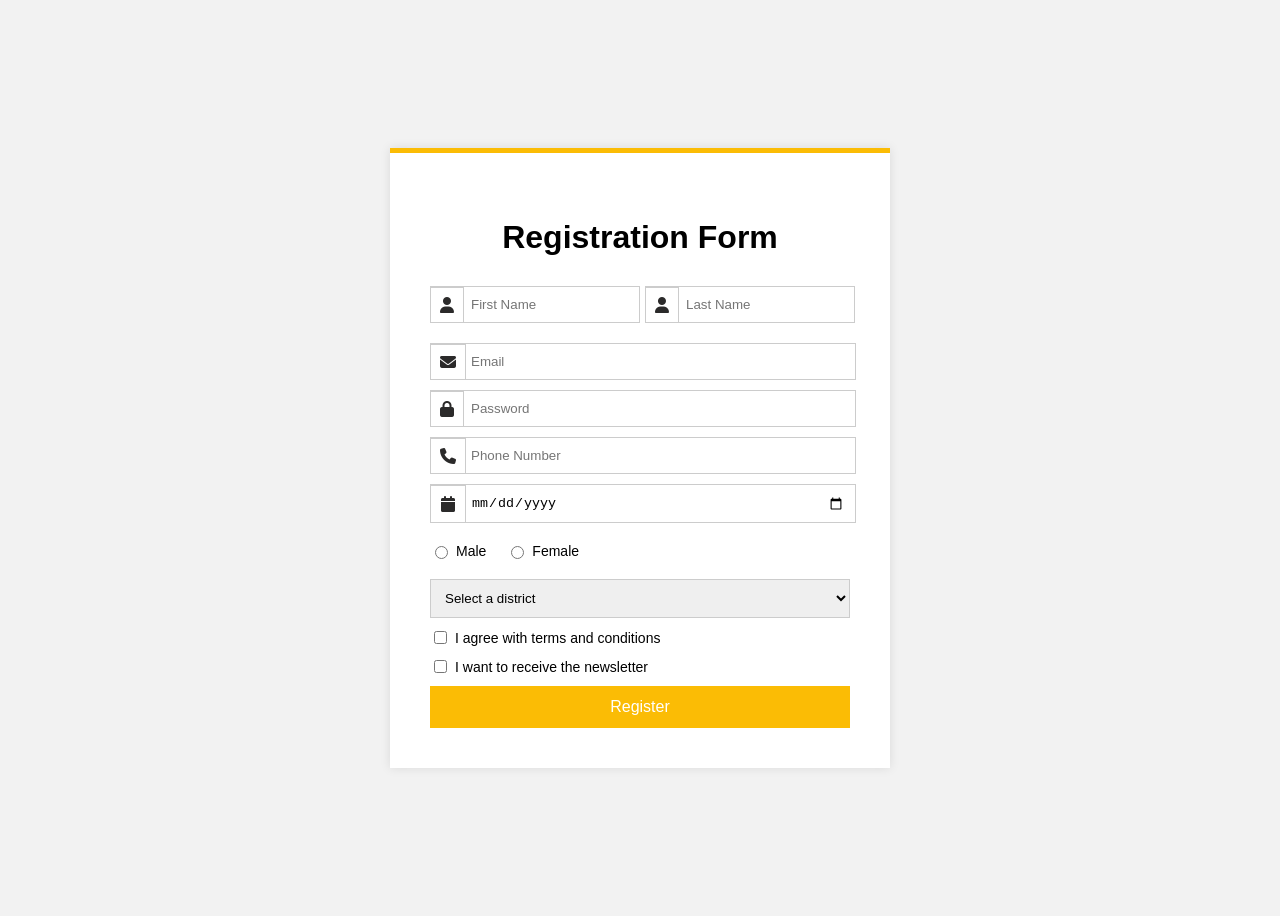
<file: index.html>
<!DOCTYPE html>
<html lang="en">

<head>
    <meta charset="UTF-8">
    <meta name="viewport" content="width=device-width, initial-scale=1.0">
    <title>Registration Form</title>
    <link rel="stylesheet" href="styles.css">
    <link rel="stylesheet" href="https://cdnjs.cloudflare.com/ajax/libs/font-awesome/6.4.2/css/all.min.css">
</head>

<body>
    <div class="container">
        <h2 class="heading">Registration Form</h2>
        <form>
            <div style="display: flex; gap: 10px;">
                <div class="inputContainer">
                    <i class="fas fa-user icon"></i>
                    <input class="inputSmall" type="text" placeholder="First Name" required>
                </div>
                <div class="inputContainer">
                    <i class="fas fa-user icon"></i>
                    <input class="inputSmall" type="text" placeholder="Last Name" required>
                </div>
            </div>
            <div class="inputContainer">
                <i class="fas fa-envelope icon"></i>
                <input class="inputStyle" type="email" placeholder="Email" required>
            </div>
            <div class="inputContainer">
                <i class="fas fa-lock icon"></i>
                <input class="inputStyle" type="password" placeholder="Password" required>
            </div>
            <div class="inputContainer">
                <i class="fas fa-phone icon"></i>
                <input class="inputStyle" type="number" placeholder="Phone Number" required>
            </div>
            <div class="inputContainer">
                <i class="fas fa-calendar icon" style="padding: 10px;"></i>
                <input class="inputStyle" type="date" placeholder="Date of Birth" required>
            </div>
            <div class="gender">
                <label><input type="radio" name="gender" value="male"> Male</label>
                <label><input type="radio" name="gender" value="female"> Female</label>
            </div>
            <select style="width: 100%;" required>
                <option value="">Select a district</option>
                <option value="dhaka">Dhaka</option>
                <option value="chittagong">Chittagong</option>
                <option value="khulna">Khulna</option>
                <option value="rajshahi">Rajshahi</option>
                <option value="sylhet">Sylhet</option>
                <option value="barisal">Barisal</option>
            </select>
            <label><input type="checkbox" required> I agree with terms and conditions</label>
            <label><input type="checkbox"> I want to receive the newsletter</label>
            <button type="submit">Register</button>
        </form>
    </div>
</body>

</html>
</file>
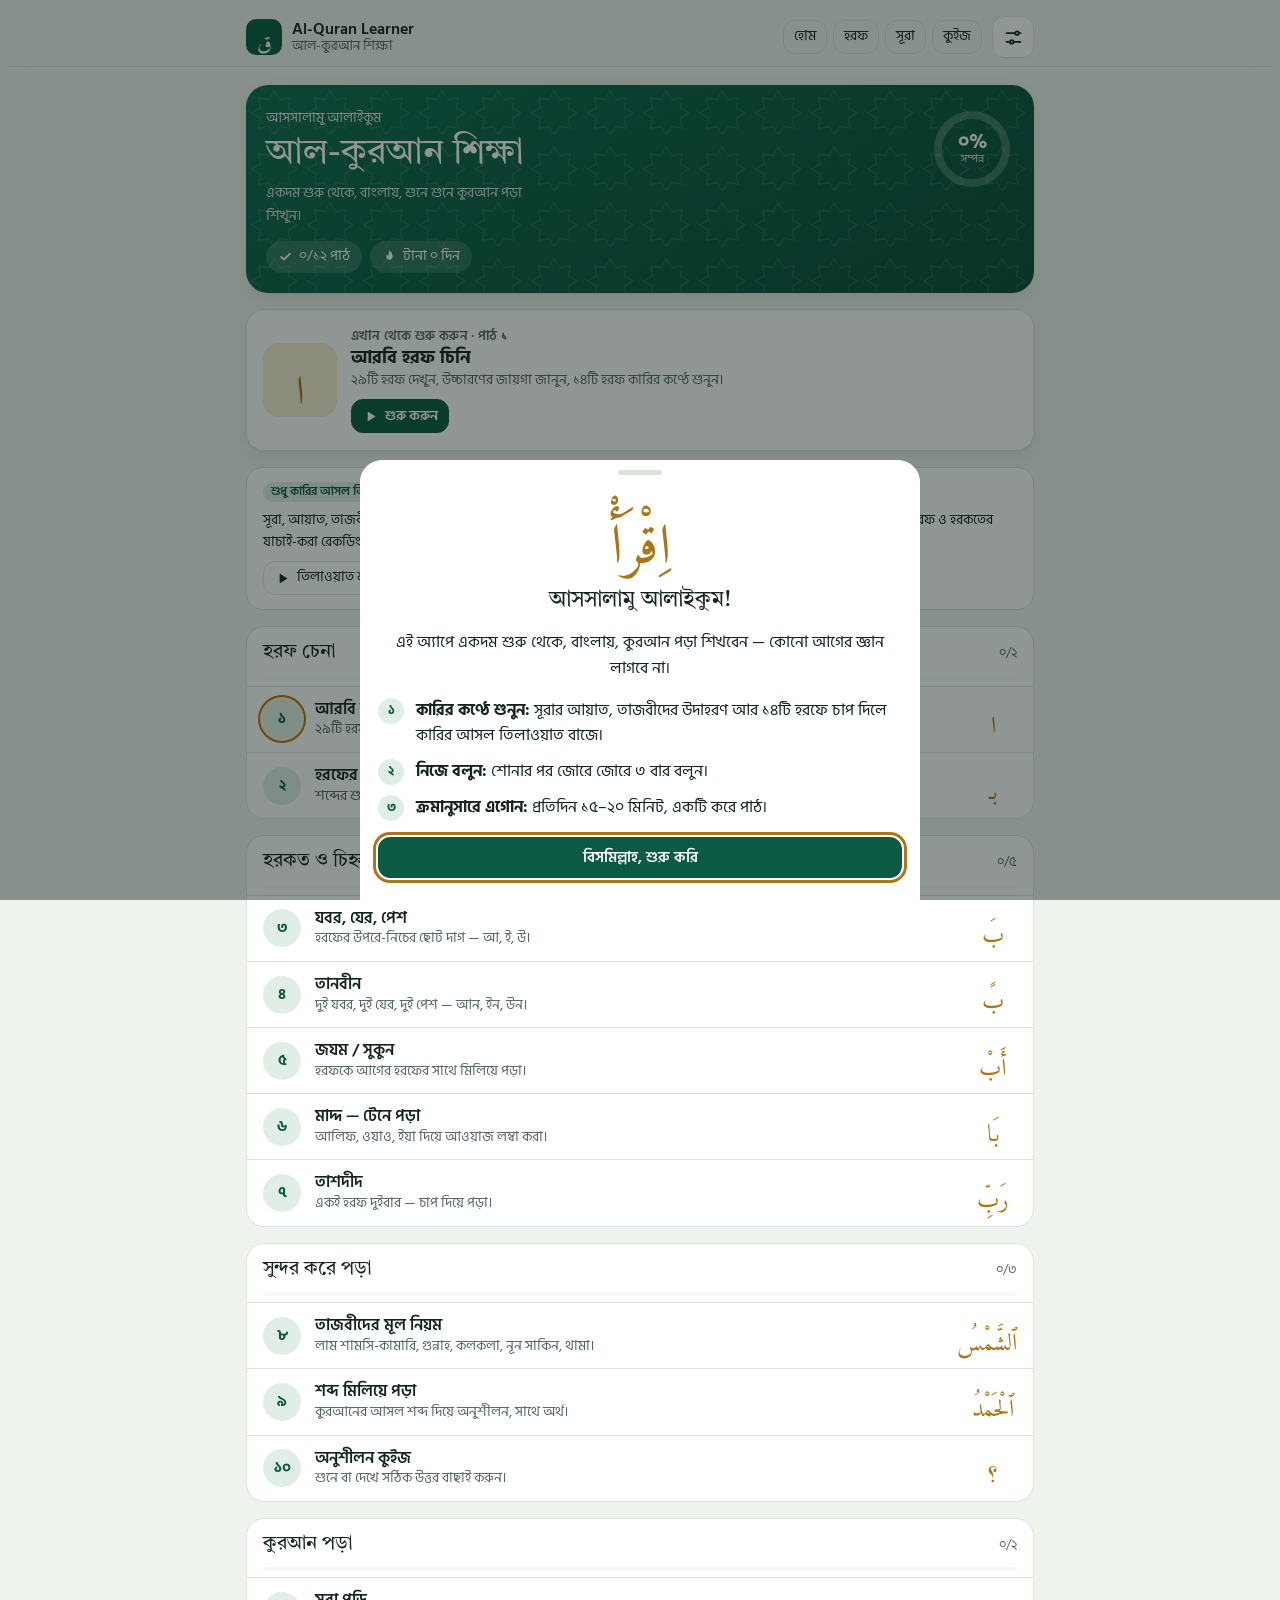
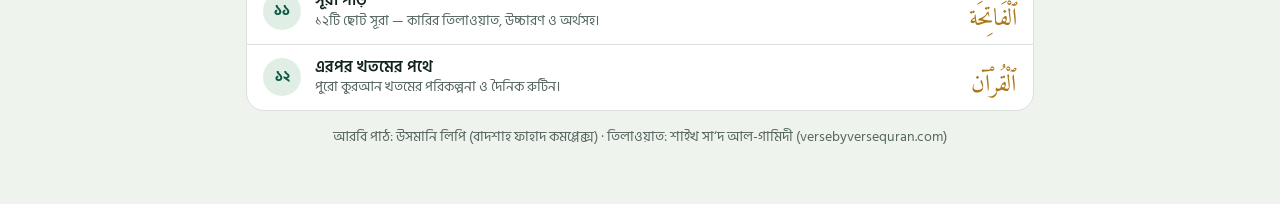
<file: al-quran-learner/index.html>
<!DOCTYPE html>
<html lang="bn">
<head>
<meta charset="UTF-8">
<meta name="viewport" content="width=device-width, initial-scale=1, viewport-fit=cover">
<title>Al-Quran Learner</title>
<meta name="description" content="একদম শুরু থেকে বাংলায় কুরআন পড়া শিখুন — হরফ, হরকত, তাজবীদ ও ছোট সূরা, শুনে শুনে।">
<meta name="theme-color" content="#0B5A44">
<link rel="manifest" href="manifest.webmanifest">
<link rel="icon" href="icon.svg" type="image/svg+xml">
<link rel="apple-touch-icon" href="icon-192.png">
<link rel="preconnect" href="https://fonts.googleapis.com">
<link rel="preconnect" href="https://fonts.gstatic.com" crossorigin>
<link rel="stylesheet" href="https://fonts.googleapis.com/css2?family=Amiri+Quran&family=Hind+Siliguri:wght@400;500;600;700&family=Tiro+Bangla&display=swap">
<style>
:root{
  --bg:#EFF3EE; --surface:#FFFFFF; --surface-2:#F5F8F4; --ink:#13241D; --muted:#56675F;
  --line:#DAE2DB; --accent:#0B5A44; --accent-2:#11785B; --accent-ink:#FFFFFF; --accent-soft:#E0EEE6;
  --gold:#A9761A; --gold-soft:#F7ECD3; --heavy:#A33F2F; --heavy-soft:#F8E4DF;
  --ok:#1E7A45; --bad:#B23A2E; --scrim:rgba(10,24,18,.45);
  --shadow:0 1px 2px rgba(19,36,29,.05),0 6px 18px rgba(19,36,29,.07);
  --ar:"Amiri Quran","Amiri","Scheherazade New","Noto Naskh Arabic","Traditional Arabic",serif;
  --bn:"Hind Siliguri","Noto Sans Bengali","Vrinda",system-ui,sans-serif;
  --disp:"Tiro Bangla","Hind Siliguri","Noto Serif Bengali",serif;
  --arS:1;
}
@media (prefers-color-scheme: dark){
  :root:not([data-theme="light"]){
    color-scheme:dark;
    --bg:#0D1512; --surface:#15201C; --surface-2:#1A2722; --ink:#E4EDE8; --muted:#9DAFA6;
    --line:#293932; --accent:#47BE93; --accent-2:#5ACDA2; --accent-ink:#05130E; --accent-soft:#1B372C;
    --gold:#E2B559; --gold-soft:#322819; --heavy:#EF8B79; --heavy-soft:#3A221D;
    --ok:#5BD08C; --bad:#F07A6C; --scrim:rgba(0,0,0,.6); --shadow:0 1px 2px rgba(0,0,0,.35);
  }
}
:root[data-theme="dark"]{
  color-scheme:dark;
  --bg:#0D1512; --surface:#15201C; --surface-2:#1A2722; --ink:#E4EDE8; --muted:#9DAFA6;
  --line:#293932; --accent:#47BE93; --accent-2:#5ACDA2; --accent-ink:#05130E; --accent-soft:#1B372C;
  --gold:#E2B559; --gold-soft:#322819; --heavy:#EF8B79; --heavy-soft:#3A221D;
  --ok:#5BD08C; --bad:#F07A6C; --scrim:rgba(0,0,0,.6); --shadow:0 1px 2px rgba(0,0,0,.35);
}
*{box-sizing:border-box}
[hidden]{display:none!important}
html,body{background:var(--bg)}
body{color:var(--ink);font-family:var(--bn);font-size:16px;line-height:1.6;-webkit-text-size-adjust:100%;-webkit-tap-highlight-color:transparent}
button{font:inherit;color:inherit}
a{color:var(--accent)}
.ar{font-family:var(--ar);direction:rtl}
h1,h2,h3{font-family:var(--disp);font-weight:400;text-wrap:balance;margin:0;line-height:1.3}
p{margin:0}
:focus-visible{outline:3px solid var(--gold);outline-offset:2px;border-radius:8px}

/* ---------- top bar ---------- */
.bar{position:sticky;top:env(safe-area-inset-top,0px);z-index:20;background:color-mix(in srgb,var(--bg) 86%,transparent);backdrop-filter:blur(10px);-webkit-backdrop-filter:blur(10px);border-bottom:1px solid var(--line)}
.bar-in{max-width:820px;margin:0 auto;padding:8px 16px;display:flex;align-items:center;gap:10px;min-height:58px}
.icon-btn{border:1px solid var(--line);background:var(--surface);border-radius:12px;width:42px;height:42px;display:grid;place-items:center;cursor:pointer;flex:none}
.icon-btn svg{width:21px;height:21px}
.bar-title{flex:1;min-width:0;display:flex;flex-direction:column;line-height:1.25}
.bar-title b{font-weight:600;white-space:nowrap;overflow:hidden;text-overflow:ellipsis}
.bar-title small{color:var(--muted);font-size:12.5px}
.brand{display:flex;align-items:center;gap:10px}
.brand-mark{width:36px;height:36px;border-radius:10px;background:var(--accent);color:var(--accent-ink);display:grid;place-items:center;font-family:var(--ar);font-size:22px;line-height:1}

main{max-width:820px;margin:0 auto;padding:18px 16px calc(96px + env(safe-area-inset-bottom,0px))}
.stack{display:flex;flex-direction:column;gap:16px}

/* ---------- bottom nav ---------- */
.nav{position:fixed;left:0;right:0;bottom:0;z-index:25;background:color-mix(in srgb,var(--surface) 94%,transparent);backdrop-filter:blur(10px);-webkit-backdrop-filter:blur(10px);border-top:1px solid var(--line);padding:6px 8px calc(6px + env(safe-area-inset-bottom,0px))}
.nav-in{max-width:560px;margin:0 auto;display:grid;grid-template-columns:repeat(4,1fr);gap:4px}
.nav a{display:flex;flex-direction:column;align-items:center;gap:1px;padding:6px 4px;border-radius:12px;text-decoration:none;color:var(--muted);font-size:12.5px;font-weight:500}
.nav a svg{width:23px;height:23px}
.nav a[aria-current="page"]{color:var(--accent);background:var(--accent-soft)}

/* ---------- hero ---------- */
.hero{position:relative;overflow:hidden;border-radius:22px;padding:22px 20px 20px;color:#fff;background:linear-gradient(150deg,#0E6B51 0%,#0A4A39 100%);box-shadow:var(--shadow)}
.hero::before{content:"";position:absolute;inset:0;opacity:.10;background-image:url("data:image/svg+xml,%3Csvg xmlns='http://www.w3.org/2000/svg' width='56' height='56' viewBox='0 0 56 56'%3E%3Cpath d='M28 6l6 8.5 10-1.6-1.6 10L51 28l-8.6 5.1 1.6 10-10-1.6L28 50l-5.1-8.5-10 1.6 1.6-10L6 28l8.5-5.1-1.6-10 10 1.6z' fill='none' stroke='%23fff' stroke-width='1.3'/%3E%3C/svg%3E");background-size:56px 56px}
.hero>*{position:relative}
.hero-top{display:grid;grid-template-columns:1fr auto;gap:12px;align-items:start}
.hero .hello{font-size:14px;opacity:.85}
.hero h1{font-size:clamp(26px,6.4vw,36px);margin-top:2px}
.hero .sub{opacity:.82;font-size:14px;margin-top:4px;max-width:34ch}
.ring{width:84px;height:84px;position:relative;flex:none}
.ring svg{width:84px;height:84px;transform:rotate(-90deg)}
.ring .t{position:absolute;inset:0;display:grid;place-items:center;text-align:center;line-height:1.1;font-weight:700;font-size:19px}
.ring .t small{display:block;font-weight:400;font-size:11px;opacity:.85}
.hero-stats{display:flex;flex-wrap:wrap;gap:8px;margin-top:14px}
.pill{display:inline-flex;align-items:center;gap:6px;padding:5px 12px;border-radius:99px;background:rgba(255,255,255,.14);font-size:13.5px}
.pill svg{width:15px;height:15px}

.continue{display:grid;grid-template-columns:auto 1fr;gap:14px;align-items:center;padding:16px;background:var(--surface);border:1px solid var(--line);border-radius:18px;box-shadow:var(--shadow);text-decoration:none;color:inherit}
.continue .ar-big{font-family:var(--ar);font-size:40px;line-height:1.3;color:var(--gold);min-width:74px;height:74px;display:grid;place-items:center;border-radius:16px;background:var(--gold-soft);direction:rtl}
.continue .eyebrow{font-size:12.5px;color:var(--muted);font-weight:600;letter-spacing:.03em}
.continue .t{font-size:18px;font-weight:700;line-height:1.35}
.continue .go{margin-top:8px}

.part{background:var(--surface);border:1px solid var(--line);border-radius:18px;overflow:hidden}
.part-h{display:flex;justify-content:space-between;align-items:center;gap:10px;padding:14px 16px 10px}
.part-h h2{font-size:19px}
.part-h .cnt{font-size:13px;color:var(--muted);white-space:nowrap}
.part-bar{height:4px;background:var(--surface-2);margin:0 16px 6px;border-radius:9px;overflow:hidden}
.part-bar i{display:block;height:100%;background:var(--accent);border-radius:9px}
.lrow{display:grid;grid-template-columns:40px 1fr auto;gap:12px;align-items:center;padding:12px 16px;text-decoration:none;color:inherit;border-top:1px solid var(--line)}
.lrow:hover{background:var(--surface-2)}
.lnum{width:38px;height:38px;border-radius:50%;display:grid;place-items:center;font-weight:700;font-size:15px;background:var(--accent-soft);color:var(--accent)}
.lrow.done .lnum{background:var(--accent);color:var(--accent-ink)}
.lrow.next .lnum{box-shadow:0 0 0 3px var(--gold-soft),0 0 0 5px var(--gold)}
.lrow .t{font-weight:600;line-height:1.35}
.lrow .d{font-size:13.5px;color:var(--muted);line-height:1.45}
.lrow .ar{font-size:24px;color:var(--gold);min-width:48px;text-align:center}
.chev{width:18px;height:18px;color:var(--muted)}

.note{border:1px solid var(--line);background:var(--surface);border-radius:16px;padding:14px 16px;display:flex;flex-direction:column;gap:8px}
.note.warn{border-color:color-mix(in srgb,var(--gold) 50%,var(--line));background:var(--gold-soft)}
.note h3{font-family:var(--bn);font-weight:600;font-size:16px}
.note ul{margin:0;padding-left:20px;font-size:14.5px}
.note details summary{cursor:pointer;font-weight:600;color:var(--accent)}
.row{display:flex;flex-wrap:wrap;gap:8px;align-items:center}
.small{font-size:13.5px;color:var(--muted)}

/* ---------- lesson ---------- */
.l-head{display:flex;flex-direction:column;gap:6px;padding:4px 2px}
.eyebrow{font-size:12.5px;color:var(--gold);font-weight:700;letter-spacing:.05em}
.l-head h1{font-size:clamp(25px,6vw,32px)}
.l-head p{color:var(--muted)}
.lead{font-size:16.5px}
.card{background:var(--surface);border:1px solid var(--line);border-radius:16px;padding:16px}
.card h2{font-size:21px;margin-bottom:4px}
.card h3{font-family:var(--bn);font-weight:600;font-size:17px;margin-bottom:2px}
.tip{display:grid;grid-template-columns:22px 1fr;gap:10px;background:var(--gold-soft);padding:12px 14px;border-radius:14px;font-size:15px}
.tip svg{width:22px;height:22px;color:var(--gold);margin-top:2px}
.legend{display:flex;flex-wrap:wrap;gap:8px 16px;font-size:13.5px;color:var(--muted)}
.legend b{color:var(--ink)}

.grid{display:grid;gap:8px;direction:rtl}
.g-letters{grid-template-columns:repeat(auto-fill,minmax(74px,1fr))}
.g-syl{grid-template-columns:repeat(3,1fr)}
.g-words{grid-template-columns:repeat(auto-fill,minmax(148px,1fr))}
.tile{position:relative;display:flex;flex-direction:column;align-items:center;justify-content:center;padding:8px 4px;min-height:86px;background:var(--surface);border:1px solid var(--line);border-radius:14px;cursor:pointer;transition:border-color .15s,background .15s,transform .1s,box-shadow .15s;direction:ltr;box-shadow:0 1px 0 var(--line)}
.tile::after{content:"";position:absolute;top:7px;right:7px;width:13px;height:13px;opacity:.28;background:currentColor;-webkit-mask:url("data:image/svg+xml,%3Csvg xmlns='http://www.w3.org/2000/svg' viewBox='0 0 24 24'%3E%3Cpath d='M4 9v6h4l5 5V4L8 9zm12.5 3a4.5 4.5 0 00-2.5-4v8a4.5 4.5 0 002.5-4z'/%3E%3C/svg%3E") center/contain no-repeat;mask:url("data:image/svg+xml,%3Csvg xmlns='http://www.w3.org/2000/svg' viewBox='0 0 24 24'%3E%3Cpath d='M4 9v6h4l5 5V4L8 9zm12.5 3a4.5 4.5 0 00-2.5-4v8a4.5 4.5 0 002.5-4z'/%3E%3C/svg%3E") center/contain no-repeat}
.tile:hover{border-color:var(--accent)}
.tile:active{transform:scale(.96)}
.tile .a{font-family:var(--ar);font-size:calc(36px * var(--arS));line-height:1.5;direction:rtl}
.tile .b{font-size:13.5px;color:var(--muted);line-height:1.2}
.tile .m{font-size:12px;color:var(--muted);line-height:1.3;text-align:center}
.tile.heavy .a{color:var(--heavy)}
.tile.sel{border-color:var(--accent);background:var(--accent-soft)}
.tile.speaking{border-color:var(--gold);background:var(--gold-soft);box-shadow:0 0 0 3px color-mix(in srgb,var(--gold) 30%,transparent)}
.g-words .tile{min-height:112px;padding:10px 8px}
.g-words .tile .a{font-size:calc(32px * var(--arS))}
.g-words .tile .b{font-size:15px;color:var(--ink);font-weight:600}
.hidden-read .tile .b,.hidden-read .tile .m{visibility:hidden}
.hidden-read .tile.revealed .b,.hidden-read .tile.revealed .m{visibility:visible}

.syl-row{display:grid;grid-template-columns:62px 1fr;gap:8px}
.syl-head{display:flex;flex-direction:column;align-items:center;justify-content:center;border-radius:14px;background:var(--surface-2);border:1px dashed var(--line);font-family:var(--ar);font-size:30px;line-height:1.4;cursor:pointer}
.syl-head span{font-family:var(--bn);font-size:11.5px;color:var(--muted);line-height:1.1}
.syl-list{display:flex;flex-direction:column;gap:8px}

.detail{position:sticky;top:calc(env(safe-area-inset-top,0px) + 66px);z-index:5;display:grid;grid-template-columns:auto 1fr;gap:14px;align-items:center;background:var(--surface);border:1px solid var(--line);border-radius:18px;padding:12px;box-shadow:var(--shadow)}
.detail .big{font-family:var(--ar);font-size:calc(66px * var(--arS));line-height:1.35;width:96px;text-align:center;background:var(--surface-2);border-radius:14px;cursor:pointer}
.detail .big.heavy{color:var(--heavy)}
.detail .nm{font-size:19px;font-weight:700;line-height:1.3}
.detail .nm .ar{font-size:22px;font-weight:400;color:var(--gold);margin-left:6px}
.detail p{font-size:14.5px;line-height:1.5}
.chips{display:flex;flex-wrap:wrap;gap:6px}
.btn{display:inline-flex;align-items:center;justify-content:center;gap:6px;border:1px solid var(--line);background:var(--surface);border-radius:12px;padding:8px 14px;cursor:pointer;font-size:14.5px;text-decoration:none;color:var(--ink);min-height:40px}
.btn:hover{border-color:var(--accent)}
.btn .ar{font-size:20px;line-height:1}
.btn.sm{padding:5px 10px;min-height:34px;font-size:13.5px}
.btn.primary{background:var(--accent);border-color:var(--accent);color:var(--accent-ink);font-weight:600}
.btn.primary:hover{background:var(--accent-2)}
.btn.ghost{background:transparent}
.btn svg{width:17px;height:17px;flex:none}
.badge{display:inline-block;font-size:11.5px;padding:1px 8px;border-radius:99px;background:var(--heavy-soft);color:var(--heavy);font-weight:600;vertical-align:middle}
.badge.g{background:var(--accent-soft);color:var(--accent)}

.forms{width:100%;border-collapse:collapse;direction:rtl;min-width:420px}
.forms th{font-size:12.5px;color:var(--muted);font-weight:600;padding:8px 6px;border-bottom:1px solid var(--line);font-family:var(--bn)}
.forms td{text-align:center;font-family:var(--ar);font-size:calc(32px * var(--arS));line-height:1.6;padding:2px 6px;border-bottom:1px solid var(--line);cursor:pointer}
.forms td.bnn{font-family:var(--bn);font-size:14px;color:var(--muted)}
.forms tr:hover td{background:var(--surface-2)}
.scroll-x{overflow-x:auto;border:1px solid var(--line);border-radius:16px;background:var(--surface)}

.rule{display:flex;flex-direction:column;gap:10px}
.ex{display:flex;flex-wrap:wrap;gap:8px}
.ex .tile{min-height:0;flex:1 1 140px;padding:10px}
.ex .tile .a{font-size:calc(30px * var(--arS))}
.ex .tile .b{font-size:14px;color:var(--ink)}
.letters-inline{font-family:var(--ar);font-size:26px;direction:rtl;letter-spacing:.12em;line-height:1.7}
.ari{font-family:var(--ar);font-size:1.4em;line-height:1}

.l-foot{display:grid;grid-template-columns:1fr auto 1fr;gap:8px;align-items:center;padding-top:6px}
.l-foot .btn{width:100%}
.l-foot .mid{min-width:150px}
.l-foot .nx{justify-self:end}
.l-foot .pv{justify-self:start}

/* ---------- surah ---------- */
.s-list{display:grid;grid-template-columns:repeat(auto-fill,minmax(230px,1fr));gap:10px}
.s-card{display:grid;grid-template-columns:44px 1fr auto;gap:12px;align-items:center;padding:12px 14px;background:var(--surface);border:1px solid var(--line);border-radius:16px;text-decoration:none;color:inherit}
.s-card:hover{border-color:var(--accent)}
.s-card .no{width:40px;height:40px;display:grid;place-items:center;border-radius:12px;background:var(--gold-soft);color:var(--gold);font-weight:700;font-size:14px;transform:rotate(45deg)}
.s-card .no span{transform:rotate(-45deg)}
.s-card .t{font-weight:600;line-height:1.3}
.s-card .ar{font-size:24px;color:var(--accent)}
.s-card .d{font-size:12.5px;color:var(--muted);line-height:1.35}
.s-head{text-align:center;padding:18px 14px;border-radius:18px;background:var(--surface);border:1px solid var(--line);position:relative}
.s-head::before{content:"";position:absolute;inset:6px;border:1.5px solid color-mix(in srgb,var(--gold) 55%,transparent);border-radius:13px;pointer-events:none}
.s-head .arname{font-family:var(--ar);font-size:calc(40px * var(--arS));color:var(--gold);line-height:1.5}
.s-head h1{font-size:23px}
.s-head .small{margin-top:2px}
.ctrls{display:flex;flex-direction:column;gap:10px;padding:14px;border-radius:16px;background:var(--surface);border:1px solid var(--line)}
.seg{display:inline-flex;border:1px solid var(--line);border-radius:12px;overflow:hidden;background:var(--surface-2)}
.seg button{border:0;background:transparent;padding:7px 12px;cursor:pointer;font-size:14px;color:var(--muted);min-height:38px}
.seg button[aria-pressed="true"]{background:var(--accent);color:var(--accent-ink);font-weight:600}
.ctrl-row{display:flex;flex-wrap:wrap;gap:8px 14px;align-items:center}
.ctrl-row>span{font-size:13.5px;color:var(--muted)}
.tg{display:inline-flex;align-items:center;gap:6px;font-size:14px;border:1px solid var(--line);background:var(--surface);border-radius:99px;padding:6px 12px;cursor:pointer}
.tg input{accent-color:var(--accent);width:17px;height:17px}
.bism{text-align:center;font-family:var(--ar);font-size:calc(30px * var(--arS));color:var(--accent);padding:4px 0;cursor:pointer;border-radius:12px}
.bism.speaking{background:var(--gold-soft)}
.ayah{background:var(--surface);border:1px solid var(--line);border-radius:16px;padding:12px 14px;display:flex;flex-direction:column;gap:6px;transition:border-color .2s,box-shadow .2s}
.ayah.playing{border-color:var(--gold);box-shadow:0 0 0 3px color-mix(in srgb,var(--gold) 28%,transparent)}
.ayah-ar{font-family:var(--ar);direction:rtl;font-size:calc(clamp(27px,6.4vw,34px) * var(--arS));line-height:2.2;text-align:right}
.w{cursor:pointer;border-radius:8px;padding:0 3px;transition:background .15s}
.w:hover{background:var(--accent-soft)}
.w.speaking{background:var(--gold-soft)}
.am{display:inline-grid;place-items:center;color:var(--gold);font-size:.62em;width:1.9em;height:1.9em;border:1.5px solid color-mix(in srgb,var(--gold) 60%,transparent);border-radius:50%;vertical-align:middle;line-height:1;cursor:pointer}
.ayah-bn{font-size:16.5px;font-weight:600;color:var(--accent);line-height:1.5}
.ayah-tr{font-size:15px;color:var(--muted)}
.ayah-foot{display:flex;gap:8px;align-items:center}
.no-ucc .ayah-bn,.no-mean .ayah-tr{display:none}

/* ---------- quiz ---------- */
.q-box{display:flex;flex-direction:column;gap:14px}
.q-prompt{text-align:center;padding:14px;border-radius:16px;background:var(--surface-2);display:flex;flex-direction:column;align-items:center;gap:6px}
.q-prompt .a{font-family:var(--ar);font-size:84px;line-height:1.4}
.q-opts{display:grid;grid-template-columns:repeat(2,1fr);gap:10px}
.q-opt{padding:12px;border-radius:14px;border:1.5px solid var(--line);background:var(--surface);cursor:pointer;font-size:18px;min-height:66px}
.q-opt .ar{font-size:38px;line-height:1.3}
.q-opt.right{border-color:var(--ok);background:color-mix(in srgb,var(--ok) 14%,var(--surface))}
.q-opt.wrong{border-color:var(--bad);background:color-mix(in srgb,var(--bad) 12%,var(--surface))}
.q-meta{display:flex;justify-content:space-between;align-items:center;gap:10px;font-size:14px;color:var(--muted)}
.q-track{flex:1;height:6px;border-radius:9px;background:var(--surface-2);overflow:hidden}
.q-track i{display:block;height:100%;background:var(--accent)}
.tabs{display:flex;flex-wrap:wrap;gap:8px}

.calc{display:flex;flex-wrap:wrap;gap:10px;align-items:center}
.calc input{width:90px;font:inherit;font-size:18px;padding:6px 10px;border-radius:10px;border:1px solid var(--line);background:var(--surface-2);color:var(--ink)}
.calc-out{font-size:19px;font-weight:700;color:var(--accent)}
.checklist{list-style:none;margin:0;padding:0;display:flex;flex-direction:column;gap:10px}
.checklist li{display:grid;grid-template-columns:28px 1fr;gap:10px;align-items:start}
.checklist .n{width:26px;height:26px;border-radius:50%;background:var(--accent-soft);color:var(--accent);display:grid;place-items:center;font-size:13px;font-weight:700}

/* ---------- sheet / toast / fab ---------- */
.scrim{position:fixed;inset:0;background:var(--scrim);z-index:40;animation:fade .2s}
.sheet{position:fixed;left:0;right:0;bottom:0;z-index:41;max-width:560px;margin:0 auto;background:var(--surface);border-radius:22px 22px 0 0;padding:10px 18px calc(22px + env(safe-area-inset-bottom,0px));max-height:88vh;overflow:auto;animation:up .25s ease-out;display:flex;flex-direction:column;gap:16px}
.sheet .grab{width:44px;height:5px;border-radius:9px;background:var(--line);margin:0 auto}
.sheet h2{font-size:22px}
.set-row{display:flex;flex-direction:column;gap:8px}
.set-row>b{font-weight:600}
.radio{display:flex;gap:10px;align-items:center;padding:10px 12px;border:1px solid var(--line);border-radius:12px;cursor:pointer}
.radio input{accent-color:var(--accent);width:18px;height:18px}
.welcome .big-ar{font-family:var(--ar);font-size:56px;color:var(--gold);text-align:center;line-height:1.4}
.toast{position:fixed;left:50%;bottom:calc(84px + env(safe-area-inset-bottom,0px));transform:translateX(-50%);background:var(--ink);color:var(--bg);padding:10px 16px;border-radius:12px;font-size:14px;max-width:calc(100% - 32px);z-index:50;box-shadow:0 6px 20px rgba(0,0,0,.25)}
.fab{position:fixed;right:16px;bottom:calc(80px + env(safe-area-inset-bottom,0px));z-index:30;display:inline-flex;align-items:center;gap:8px;padding:11px 18px;border-radius:99px;border:0;background:var(--ink);color:var(--bg);font-weight:600;cursor:pointer;box-shadow:0 8px 24px rgba(0,0,0,.25)}
.fab svg{width:16px;height:16px}
@keyframes up{from{transform:translateY(40px);opacity:0}to{transform:none;opacity:1}}
@keyframes fade{from{opacity:0}to{opacity:1}}

@media (max-width:480px){
  .lrow{grid-template-columns:38px 1fr auto}
  .lrow .ar{display:none}
  .g-letters{grid-template-columns:repeat(4,1fr)}
  .detail{grid-template-columns:78px 1fr;gap:10px;padding:10px}
  .detail .big{width:78px;font-size:calc(54px * var(--arS))}
  .l-foot{grid-template-columns:1fr 1fr}
  .l-foot .mid{grid-column:1/-1;order:-1}
}
@media (min-width:900px){.nav{display:none}.bar .desk{display:flex!important}main{padding-bottom:48px}.toast{bottom:24px}.fab{bottom:24px}}
@media (prefers-reduced-motion:reduce){*{transition:none!important;animation:none!important}}
</style>
</head>
<body>
<header class="bar"><div class="bar-in">
  <button class="icon-btn" id="backBtn" aria-label="পেছনে যান" hidden><svg viewBox="0 0 24 24" fill="none" stroke="currentColor" stroke-width="2.2" stroke-linecap="round" stroke-linejoin="round"><path d="M15 18l-6-6 6-6"/></svg></button>
  <div class="brand" id="brand"><span class="brand-mark">ق</span></div>
  <div class="bar-title"><b id="barTitle">Al-Quran Learner</b><small id="barSub">আল-কুরআন শিক্ষা</small></div>
  <div class="desk" style="display:none;gap:6px">
    <a class="btn sm ghost" href="#home">হোম</a><a class="btn sm ghost" href="#l1">হরফ</a><a class="btn sm ghost" href="#l11">সূরা</a><a class="btn sm ghost" href="#l10">কুইজ</a>
  </div>
  <button class="icon-btn" id="setBtn" aria-label="সেটিংস"><svg viewBox="0 0 24 24" fill="none" stroke="currentColor" stroke-width="2" stroke-linecap="round" stroke-linejoin="round"><path d="M4 7h10M18 7h2M4 17h4M12 17h8"/><circle cx="16" cy="7" r="2"/><circle cx="10" cy="17" r="2"/></svg></button>
</div></header>
<main id="app"></main>
<nav class="nav" aria-label="প্রধান মেনু"><div class="nav-in">
  <a href="#home" data-nav="home"><svg viewBox="0 0 24 24" fill="none" stroke="currentColor" stroke-width="2" stroke-linejoin="round"><path d="M4 11l8-7 8 7v9a1 1 0 01-1 1h-5v-6h-4v6H5a1 1 0 01-1-1z"/></svg>হোম</a>
  <a href="#l1" data-nav="l1"><span class="ar" style="font-size:22px;line-height:23px;height:23px">أ ب</span>হরফ</a>
  <a href="#l11" data-nav="l11"><svg viewBox="0 0 24 24" fill="none" stroke="currentColor" stroke-width="2" stroke-linejoin="round"><path d="M12 6c-2-1.5-5-2-8-1.5v14c3-.5 6 0 8 1.5 2-1.5 5-2 8-1.5v-14c-3-.5-6 0-8 1.5zM12 6v14"/></svg>সূরা</a>
  <a href="#l10" data-nav="l10"><svg viewBox="0 0 24 24" fill="none" stroke="currentColor" stroke-width="2" stroke-linecap="round" stroke-linejoin="round"><circle cx="12" cy="12" r="9"/><path d="M9.5 9.5a2.5 2.5 0 114 2c-.9.6-1.5 1.1-1.5 2.2M12 17h.01"/></svg>কুইজ</a>
</div></nav>
<button class="fab" id="stopFab" hidden><svg viewBox="0 0 24 24" fill="currentColor"><rect x="6" y="6" width="12" height="12" rx="2"/></svg>থামান</button>
<div id="sheetHost"></div>
<div class="toast" id="toast" role="status" hidden></div>

<script>

/* ---------- data ---------- */
const SURAH_DATA = {"1":{"ar":"الفاتحة","bn":"সূচনা","v":[["بِسۡمِ ٱللَّهِ ٱلرَّحۡمَٰنِ ٱلرَّحِيمِ","শুরু করছি আল্লাহর নামে যিনি পরম করুণাময়, অতি দয়ালু।"],["ٱلۡحَمۡدُ لِلَّهِ رَبِّ ٱلۡعَٰلَمِينَ","যাবতীয় প্রশংসা আল্লাহ তাআলার যিনি সকল সৃষ্টি জগতের পালনকর্তা।"],["ٱلرَّحۡمَٰنِ ٱلرَّحِيمِ","যিনি নিতান্ত মেহেরবান ও দয়ালু।"],["مَٰلِكِ يَوۡمِ ٱلدِّينِ","যিনি বিচার দিনের মালিক।"],["إِيَّاكَ نَعۡبُدُ وَإِيَّاكَ نَسۡتَعِينُ","আমরা একমাত্র তোমারই ইবাদত করি এবং শুধুমাত্র তোমারই সাহায্য প্রার্থনা করি।"],["ٱهۡدِنَا ٱلصِّرَٰطَ ٱلۡمُسۡتَقِيمَ","আমাদেরকে সরল পথ দেখাও"],["صِرَٰطَ ٱلَّذِينَ أَنۡعَمۡتَ عَلَيۡهِمۡ غَيۡرِ ٱلۡمَغۡضُوبِ عَلَيۡهِمۡ وَلَا ٱلضَّآلِّينَ","সে সমস্ত লোকের পথ, যাদেরকে তুমি নেয়ামত দান করেছ। তাদের পথ নয়, যাদের প্রতি তোমার গজব নাযিল হয়েছে এবং যারা পথভ্রষ্ট হয়েছে।"]]},"103":{"ar":"العصر","bn":"সময়","v":[["وَٱلۡعَصۡرِ","কসম যুগের (সময়ের)"],["إِنَّ ٱلۡإِنسَٰنَ لَفِي خُسۡرٍ","নিশ্চয় মানুষ ক্ষতিগ্রস্ত"],["إِلَّا ٱلَّذِينَ ءَامَنُواْ وَعَمِلُواْ ٱلصَّـٰلِحَٰتِ وَتَوَاصَوۡاْ بِٱلۡحَقِّ وَتَوَاصَوۡاْ بِٱلصَّبۡرِ","কিন্তু তারা নয়, যারা বিশ্বাস স্থাপন করে ও সৎকর্ম করে এবং পরস্পরকে তাকীদ করে সত্যের এবং তাকীদ করে সবরের।"]]},"105":{"ar":"الفيل","bn":"হাতি","v":[["أَلَمۡ تَرَ كَيۡفَ فَعَلَ رَبُّكَ بِأَصۡحَٰبِ ٱلۡفِيلِ","আপনি কি দেখেননি আপনার পালনকর্তা হস্তীবাহিনীর সাথে কিরূপ ব্যবহার করেছেন"],["أَلَمۡ يَجۡعَلۡ كَيۡدَهُمۡ فِي تَضۡلِيلٖ","তিনি কি তাদের চক্রান্ত নস্যাৎ করে দেননি"],["وَأَرۡسَلَ عَلَيۡهِمۡ طَيۡرًا أَبَابِيلَ","তিনি তাদের উপর প্রেরণ করেছেন ঝাঁকে ঝাঁকে পাখী"],["تَرۡمِيهِم بِحِجَارَةٖ مِّن سِجِّيلٖ","যারা তাদের উপর পাথরের কংকর নিক্ষেপ করছিল।"],["فَجَعَلَهُمۡ كَعَصۡفٖ مَّأۡكُولِۭ","অতঃপর তিনি তাদেরকে ভক্ষিত তৃণসদৃশ করে দেন।"]]},"106":{"ar":"قريش","bn":"কুরাইশ গোত্র","v":[["لِإِيلَٰفِ قُرَيۡشٍ","কোরাইশের আসক্তির কারণে"],["إِۦلَٰفِهِمۡ رِحۡلَةَ ٱلشِّتَآءِ وَٱلصَّيۡفِ","আসক্তির কারণে তাদের শীত ও গ্রীষ্মকালীন সফরের।"],["فَلۡيَعۡبُدُواْ رَبَّ هَٰذَا ٱلۡبَيۡتِ","অতএব তারা যেন এবাদত করে এই ঘরের পালনকর্তার"],["ٱلَّذِيٓ أَطۡعَمَهُم مِّن جُوعٖ وَءَامَنَهُم مِّنۡ خَوۡفِۭ","যিনি তাদেরকে ক্ষুধায় আহার দিয়েছেন এবং যুদ্ধভীতি থেকে তাদেরকে নিরাপদ করেছেন।"]]},"107":{"ar":"الماعون","bn":"সাহায্য সহায়তা","v":[["أَرَءَيۡتَ ٱلَّذِي يُكَذِّبُ بِٱلدِّينِ","আপনি কি দেখেছেন তাকে, যে বিচারদিবসকে মিথ্যা বলে"],["فَذَٰلِكَ ٱلَّذِي يَدُعُّ ٱلۡيَتِيمَ","সে সেই ব্যক্তি, যে এতীমকে গলা ধাক্কা দেয়"],["وَلَا يَحُضُّ عَلَىٰ طَعَامِ ٱلۡمِسۡكِينِ","এবং মিসকীনকে অন্ন দিতে উৎসাহিত করে না।"],["فَوَيۡلٞ لِّلۡمُصَلِّينَ","অতএব দুর্ভোগ সেসব নামাযীর"],["ٱلَّذِينَ هُمۡ عَن صَلَاتِهِمۡ سَاهُونَ","যারা তাদের নামায সম্বন্ধে বে-খবর"],["ٱلَّذِينَ هُمۡ يُرَآءُونَ","যারা তা লোক-দেখানোর জন্য করে"],["وَيَمۡنَعُونَ ٱلۡمَاعُونَ","এবং নিত্য ব্যবহার্য্য বস্তু অন্যকে দেয় না।"]]},"108":{"ar":"الكوثر","bn":"কাউসার/প্রাচুর্য","v":[["إِنَّآ أَعۡطَيۡنَٰكَ ٱلۡكَوۡثَرَ","নিশ্চয় আমি আপনাকে কাওসার দান করেছি।"],["فَصَلِّ لِرَبِّكَ وَٱنۡحَرۡ","অতএব আপনার পালনকর্তার উদ্দেশ্যে নামায পড়ুন এবং কোরবানী করুন।"],["إِنَّ شَانِئَكَ هُوَ ٱلۡأَبۡتَرُ","যে আপনার শত্রু, সেই তো লেজকাটা, নির্বংশ।"]]},"109":{"ar":"الكافرون","bn":"অবিশ্বাসী","v":[["قُلۡ يَـٰٓأَيُّهَا ٱلۡكَٰفِرُونَ","বলুন, হে কাফেরকূল"],["لَآ أَعۡبُدُ مَا تَعۡبُدُونَ","আমি এবাদত করিনা, তোমরা যার এবাদত কর।"],["وَلَآ أَنتُمۡ عَٰبِدُونَ مَآ أَعۡبُدُ","এবং তোমরাও এবাদতকারী নও, যার এবাদত আমি করি"],["وَلَآ أَنَا۠ عَابِدٞ مَّا عَبَدتُّمۡ","এবং আমি এবাদতকারী নই, যার এবাদত তোমরা কর।"],["وَلَآ أَنتُمۡ عَٰبِدُونَ مَآ أَعۡبُدُ","তোমরা এবাদতকারী নও, যার এবাদত আমি করি।"],["لَكُمۡ دِينُكُمۡ وَلِيَ دِينِ","তোমাদের কর্ম ও কর্মফল তোমাদের জন্যে এবং আমার কর্ম ও কর্মফল আমার জন্যে।"]]},"110":{"ar":"النصر","bn":"সাহায্য","v":[["إِذَا جَآءَ نَصۡرُ ٱللَّهِ وَٱلۡفَتۡحُ","যখন আসবে আল্লাহর সাহায্য ও বিজয়"],["وَرَأَيۡتَ ٱلنَّاسَ يَدۡخُلُونَ فِي دِينِ ٱللَّهِ أَفۡوَاجٗا","এবং আপনি মানুষকে দলে দলে আল্লাহর দ্বীনে প্রবেশ করতে দেখবেন"],["فَسَبِّحۡ بِحَمۡدِ رَبِّكَ وَٱسۡتَغۡفِرۡهُۚ إِنَّهُۥ كَانَ تَوَّابَۢا","তখন আপনি আপনার পালনকর্তার পবিত্রতা বর্ণনা করুন এবং তাঁর কাছে ক্ষমা প্রার্থনা করুন। নিশ্চয় তিনি ক্ষমাকারী।"]]},"111":{"ar":"المسد","bn":"খেজুরের পাকানো (রশি)","v":[["تَبَّتۡ يَدَآ أَبِي لَهَبٖ وَتَبَّ","আবু লাহাবের হস্তদ্বয় ধ্বংস হোক এবং ধ্বংস হোক সে নিজে"],["مَآ أَغۡنَىٰ عَنۡهُ مَالُهُۥ وَمَا كَسَبَ","কোন কাজে আসেনি তার ধন-সম্পদ ও যা সে উপার্জন করেছে।"],["سَيَصۡلَىٰ نَارٗا ذَاتَ لَهَبٖ","সত্বরই সে প্রবেশ করবে লেলিহান অগ্নিতে"],["وَٱمۡرَأَتُهُۥ حَمَّالَةَ ٱلۡحَطَبِ","এবং তার স্ত্রীও-যে ইন্ধন বহন করে"],["فِي جِيدِهَا حَبۡلٞ مِّن مَّسَدِۭ","তার গলদেশে খর্জুরের রশি নিয়ে।"]]},"112":{"ar":"الإخلاص","bn":"আন্তরিকতা","v":[["قُلۡ هُوَ ٱللَّهُ أَحَدٌ","বলুন, তিনি আল্লাহ, এক"],["ٱللَّهُ ٱلصَّمَدُ","আল্লাহ অমুখাপেক্ষী"],["لَمۡ يَلِدۡ وَلَمۡ يُولَدۡ","তিনি কাউকে জন্ম দেননি এবং কেউ তাকে জন্ম দেয়নি"],["وَلَمۡ يَكُن لَّهُۥ كُفُوًا أَحَدُۢ","এবং তার সমতুল্য কেউ নেই।"]]},"113":{"ar":"الفلق","bn":"নিশিভোর","v":[["قُلۡ أَعُوذُ بِرَبِّ ٱلۡفَلَقِ","বলুন, আমি আশ্রয় গ্রহণ করছি প্রভাতের পালনকর্তার"],["مِن شَرِّ مَا خَلَقَ","তিনি যা সৃষ্টি করেছেন, তার অনিষ্ট থেকে"],["وَمِن شَرِّ غَاسِقٍ إِذَا وَقَبَ","অন্ধকার রাত্রির অনিষ্ট থেকে, যখন তা সমাগত হয়"],["وَمِن شَرِّ ٱلنَّفَّـٰثَٰتِ فِي ٱلۡعُقَدِ","গ্রন্থিতে ফুঁৎকার দিয়ে জাদুকারিনীদের অনিষ্ট থেকে"],["وَمِن شَرِّ حَاسِدٍ إِذَا حَسَدَ","এবং হিংসুকের অনিষ্ট থেকে যখন সে হিংসা করে।"]]},"114":{"ar":"الناس","bn":"মানুষ জাতি","v":[["قُلۡ أَعُوذُ بِرَبِّ ٱلنَّاسِ","বলুন, আমি আশ্রয় গ্রহণ করিতেছি মানুষের পালনকর্তার"],["مَلِكِ ٱلنَّاسِ","মানুষের অধিপতির"],["إِلَٰهِ ٱلنَّاسِ","মানুষের মা’বুদের"],["مِن شَرِّ ٱلۡوَسۡوَاسِ ٱلۡخَنَّاسِ","তার অনিষ্ট থেকে, যে কুমন্ত্রণা দেয় ও আত্নগোপন করে"],["ٱلَّذِي يُوَسۡوِسُ فِي صُدُورِ ٱلنَّاسِ","যে কুমন্ত্রণা দেয় মানুষের অন্তরে"],["مِنَ ٱلۡجِنَّةِ وَٱلنَّاسِ","জ্বিনের মধ্য থেকে অথবা মানুষের মধ্য থেকে।"]]}};
const SURAH_ORDER = [1,112,113,114,108,103,110,109,111,105,106,107];
const SURAH_BN = {1:'আল-ফাতিহা',103:'আল-আসর',105:'আল-ফীল',106:'কুরাইশ',107:'আল-মা‘ঊন',108:'আল-কাওসার',109:'আল-কাফিরূন',110:'আন-নাসর',111:'আল-লাহাব (মাসাদ)',112:'আল-ইখলাস',113:'আল-ফালাক',114:'আন-নাস'};
const SURAH_NOTE = {1:'প্রতি নামাজের প্রতি রাকাতে পড়া হয়',112:'কুরআনের এক-তৃতীয়াংশের সমান মর্যাদা',113:'আশ্রয় চাওয়ার সূরা',114:'আশ্রয় চাওয়ার সূরা',108:'কুরআনের সবচেয়ে ছোট সূরা',103:'মাত্র ৩ আয়াত',110:'বিজয়ের সূরা',109:'শিরক থেকে মুক্তির ঘোষণা',111:'আবু লাহাবের পরিণতি',105:'হাতির ঘটনা',106:'কুরাইশদের প্রতি অনুগ্রহ',107:'ছোট ছোট সাহায্যের গুরুত্ব'};
const UCC = {
1:['বিসমিল্লা-হির রহমা-নির রহী-ম','আলহামদু লিল্লা-হি রব্বিল ‘আ-লামী-ন','আর রহমা-নির রহী-ম','মা-লিকি ইয়াওমিদ দী-ন','ইয়্যা-কা না‘বুদু ওয়া ইয়্যা-কা নাসতা‘ঈ-ন','ইহদিনাস সিরা-তাল মুসতাকী-ম','সিরা-তাল্লাযী-না আন‘আমতা ‘আলাইহিম, গাইরিল মাগদূবি ‘আলাইহিম ওয়ালাদ দোয়া-ল্লী-ন'],
103:['ওয়াল ‘আসর','ইন্নাল ইনসা-না লাফী খুসর','ইল্লাল্লাযী-না আ-মানূ ওয়া ‘আমিলুস সা-লিহা-তি ওয়া তাওয়া-সাও বিল হাক্কি ওয়া তাওয়া-সাও বিস সাবর'],
105:['আলাম তারা কাইফা ফা‘আলা রব্বুকা বিআসহা-বিল ফী-ল','আলাম ইয়াজ‘আল কাইদাহুম ফী তাদলী-ল','ওয়া আরসালা ‘আলাইহিম তাইরান আবা-বী-ল','তারমী-হিম বিহিজা-রাতিম মিন সিজ্জী-ল','ফাজা‘আলাহুম কা‘আসফিম মা’কূ-ল'],
106:['লিঈলা-ফি কুরাইশ','ঈলা-ফিহিম রিহলাতাশ শিতা-ই ওয়াস সাইফ','ফাল ইয়া‘বুদূ রব্বা হা-যাল বাইত','আল্লাযী আত‘আমাহুম মিন জূ‘ইওঁ ওয়া আ-মানাহুম মিন খাওফ'],
107:['আরা-আইতাল্লাযী ইউকাযযিবু বিদ দী-ন','ফাযা-লিকাল্লাযী ইয়াদু‘‘উল ইয়াতী-ম','ওয়ালা ইয়াহুদ্দু ‘আলা তা‘আ-মিল মিসকী-ন','ফাওয়াইলুল লিল মুসাল্লী-ন','আল্লাযী-না হুম ‘আন সালা-তিহিম সা-হূ-ন','আল্লাযী-না হুম ইউরা-ঊ-ন','ওয়া ইয়ামনা‘ঊনাল মা-‘ঊ-ন'],
108:['ইন্না-আ‘তাইনা-কাল কাওসার','ফাসাল্লি লিরব্বিকা ওয়ানহার','ইন্না শা-নিআকা হুওয়াল আবতার'],
109:['কুল ইয়া-আইয়্যুহাল কা-ফিরূ-ন','লা-আ‘বুদু মা-তা‘বুদূ-ন','ওয়ালা-আনতুম ‘আ-বিদূ-না মা-আ‘বুদ','ওয়ালা-আনা ‘আ-বিদুম মা ‘আবাত্তুম','ওয়ালা-আনতুম ‘আ-বিদূ-না মা-আ‘বুদ','লাকুম দী-নুকুম ওয়ালিয়া দী-ন'],
110:['ইযা-জা-আ নাসরুল্লা-হি ওয়াল ফাতহ','ওয়া রাআইতান না-সা ইয়াদখুলূ-না ফী দী-নিল্লা-হি আফওয়া-জা','ফাসাব্বিহ বিহামদি রব্বিকা ওয়াসতাগফিরহ, ইন্নাহূ কা-না তাওয়্যা-বা'],
111:['তাব্বাত ইয়াদা-আবী লাহাবিওঁ ওয়াতাব্ব','মা-আগনা-‘আনহু মা-লুহূ ওয়ামা-কাসাব','সাইয়াসলা-না-রান যা-তা লাহাব','ওয়ামরাআতুহূ হাম্মা-লাতাল হাতাব','ফী জী-দিহা-হাবলুম মিম মাসাদ'],
112:['কুল হুওয়াল্লা-হু আহাদ','আল্লা-হুস সামাদ','লাম ইয়ালিদ ওয়া লাম ইউলাদ','ওয়া লাম ইয়াকুল লাহূ কুফুওয়ান আহাদ'],
113:['কুল আ‘ঊযু বিরব্বিল ফালাক','মিন শাররি মা-খালাক','ওয়া মিন শাররি গা-সিকিন ইযা-ওয়াকাব','ওয়া মিন শাররিন নাফফা-সা-তি ফিল ‘উকাদ','ওয়া মিন শাররি হা-সিদিন ইযা-হাসাদ'],
114:['কুল আ‘ঊযু বিরব্বিন না-স','মালিকিন না-স','ইলা-হিন না-স','মিন শাররিল ওয়াসওয়া-সিল খান্না-স','আল্লাযী ইউওয়াসউইসু ফী সুদূ-রিন না-স','মিনাল জিন্নাতি ওয়ান না-স']
};

// [letter, arabic name (spoken), bangla name, bangla consonant, how to say, heavy?, joins-forward?]
const LETTERS = [
 ['ا','أَلِفْ','আলিফ','', 'নিজের কোনো আওয়াজ নেই। যবর/যের/পেশ পেলে আ/ই/উ হয়, আর টেনে পড়তে সাহায্য করে।',0,0],
 ['ب','بَاءْ','বা','ব','দুই ঠোঁট মিলিয়ে ছেড়ে দিন — বাংলা "ব"-এর মতো।',0,1],
 ['ت','تَاءْ','তা','ত','জিভের আগা উপরের সামনের দাঁতের গোড়ায় লাগিয়ে নরম "ত"।',0,1],
 ['ث','ثَاءْ','ছা','ছ','জিভের আগা উপরের দাঁতের মাথায় হালকা লাগিয়ে বাতাস ছাড়ুন — ইংরেজি think-এর "th"।',0,1],
 ['ج','جِيمْ','জীম','জ','জিভের মাঝখান উপরের তালুতে লাগিয়ে "জ"।',0,1],
 ['ح','حَاءْ','হা (বড় হা)','হ','গলার মাঝখান থেকে চেপে খসখসে "হ" — যেন গরম চা ফুঁ দিচ্ছেন।',0,1],
 ['خ','خَاءْ','খা','খ','গলার উপরের অংশ থেকে গরগর করে মোটা "খ"।',1,1],
 ['د','دَالْ','দাল','দ','জিভের আগা উপরের দাঁতের গোড়ায় লাগিয়ে নরম "দ"।',0,0],
 ['ذ','ذَالْ','যাল','য','জিভের আগা উপরের দাঁতের মাথায় — ইংরেজি this-এর "th"।',0,0],
 ['ر','رَاءْ','রা','র','জিভের আগা উপরের তালুতে লাগিয়ে "র"। যবর ও পেশে মোটা করে পড়ুন।',0,0],
 ['ز','زَايْ','যা','য','দাঁতের ফাঁক দিয়ে মৌমাছির গুঞ্জনের মতো "z"।',0,0],
 ['س','سِينْ','সীন','স','দাঁতের ফাঁক দিয়ে শিস দেওয়ার মতো পাতলা "স"।',0,1],
 ['ش','شِينْ','শীন','শ','জিভের মাঝখান থেকে বাতাস ছড়িয়ে "শ"।',0,1],
 ['ص','صَادْ','সোয়াদ','স','মুখ ভরে, জিভের গোড়া উঁচু করে মোটা "স"।',1,1],
 ['ض','ضَادْ','দোয়াদ','দ্ব','জিভের কিনারা উপরের মাড়ির দাঁতে লাগিয়ে মোটা "দ"।',1,1],
 ['ط','طَاءْ','ত্বোয়া','ত্ব','মুখ ভরে মোটা "ত"।',1,1],
 ['ظ','ظَاءْ','যোয়া','য','জিভের আগা দাঁতের মাথায় রেখে মোটা "য" (মোটা th)।',1,1],
 ['ع','عَيْنْ','আইন','‘','গলার মাঝখান চেপে বের হওয়া আওয়াজ। বাংলায় নেই — মন দিয়ে শুনুন।',0,1],
 ['غ','غَيْنْ','গাইন','গ','গলার উপর থেকে গড়গড়া করার মতো মোটা "গ"।',1,1],
 ['ف','فَاءْ','ফা','ফ','নিচের ঠোঁটের ভেতরের অংশ উপরের দাঁতে লাগিয়ে "ফ"।',0,1],
 ['ق','قَافْ','ক্বফ','ক্ব','জিভের একদম গোড়া আলজিভের কাছে লাগিয়ে মোটা "ক"।',1,1],
 ['ك','كَافْ','কাফ','ক','ক্বফের একটু সামনে থেকে পাতলা "ক"।',0,1],
 ['ل','لَامْ','লাম','ল','জিভের আগার কিনারা থেকে "ল"।',0,1],
 ['م','مِيمْ','মীম','ম','দুই ঠোঁট মিলিয়ে "ম" — নাক দিয়ে একটু আওয়াজ যায়।',0,1],
 ['ن','نُونْ','নূন','ন','জিভের আগা তালুতে লাগিয়ে "ন"।',0,1],
 ['و','وَاوْ','ওয়াও','ওয়','দুই ঠোঁট গোল করে "ওয়"/"w"।',0,0],
 ['ه','هَاءْ','হা (ছোট হা)','হ','গলার একদম নিচ থেকে হালকা নিঃশ্বাসের "হ"।',0,1],
 ['ء','هَمْزَةْ','হামযা','', 'গলার নিচ থেকে হঠাৎ থেমে যাওয়া আওয়াজ — "আ" বলার আগের ঝটকা।',0,0],
 ['ي','يَاءْ','ইয়া','ইয়','জিভের মাঝখান তালুর দিকে তুলে "ইয়"/"y"।',0,1]
];
const LMAP = Object.fromEntries(LETTERS.map(l=>[l[0],l]));
const SYL_LETTERS = 'أ ب ت ث ج ح خ د ذ ر ز س ش ص ض ط ظ ع غ ف ق ك ل م ن و ه ي'.split(' ');
const HEAVY = new Set('خ ص ض غ ط ق ظ'.split(' '));
const bnCons = l => l==='أ'?'':LMAP[l][3];
const VOW = {
  a:{m:'َ',s:'া',i:'আ'}, i:{m:'ِ',s:'ি',i:'ই'}, u:{m:'ُ',s:'ু',i:'উ'},
  an:{m:'ً',s:'ান',i:'আন'}, in:{m:'ٍ',s:'িন',i:'ইন'}, un:{m:'ٌ',s:'ুন',i:'উন'},
  aa:{s:'া-',i:'আ-'}, ii:{s:'ী-',i:'ঈ-'}, uu:{s:'ূ-',i:'ঊ-'}
};
function bnSyl(l,v){
  const c=bnCons(l), V=VOW[v];
  if(c==='') return V.i;
  if(c==='‘') return '‘'+V.i;
  return c+V.s;
}
function arSyl(l,v){
  if(v==='aa') return l==='أ'?'آ':l+'َا';
  if(v==='ii') return (l==='أ'?'إ':l)+'ِي';
  if(v==='uu') return l+'ُو';
  if(v==='i' && l==='أ') return 'إِ';
  if(v==='in' && l==='أ') return 'إٍ';
  return l+VOW[v].m;
}

const WORDS = [
 {lvl:'ধাপ ১ — দুই-তিন হরফের শব্দ', list:[
  ['مِنْ','মিন','থেকে'],['قُلْ','কুল','বলুন'],['لَمْ','লাম','না (করেনি)'],['هُوَ','হুওয়া','তিনি'],
  ['رَبِّ','রব্বি','প্রতিপালক'],['دِينِ','দী-নি','দ্বীন / বিচার'],['يَوْمِ','ইয়াওমি','দিন'],['نَارًا','না-রান','আগুন'],
  ['خَلَقَ','খালাক্বা','সৃষ্টি করেছেন'],['أَحَدٌ','আহাদুন','এক, একক'],['كَسَبَ','কাসাবা','উপার্জন করেছে'],['لَهُ','লাহূ','তাঁর জন্য']]},
 {lvl:'ধাপ ২ — আল (ال) যুক্ত শব্দ', list:[
  ['ٱلْحَمْدُ','আলহামদু','সব প্রশংসা'],['ٱلصَّمَدُ','আস্‌সামাদু','অমুখাপেক্ষী'],['ٱلنَّاسِ','আন্‌না-সি','মানুষ'],['ٱلْفَلَقِ','আলফালাক্বি','ভোর'],
  ['ٱلدِّينِ','আদ্‌দী-নি','বিচার'],['ٱلْكَوْثَرَ','আলকাওসারা','কাওসার'],['ٱلْعَصْرِ','আল‘আসরি','সময়'],['ٱلْفِيلِ','আলফী-লি','হাতি']]},
 {lvl:'ধাপ ৩ — লম্বা শব্দ', list:[
  ['ٱلرَّحْمٰنِ','আর্‌রহমা-নি','পরম করুণাময়'],['ٱلرَّحِيمِ','আর্‌রহী-মি','অতি দয়ালু'],['ٱلْعَالَمِينَ','আল‘আ-লামী-না','সমস্ত জগৎ'],['نَسْتَعِينُ','নাসতা‘ঈ-নু','আমরা সাহায্য চাই'],
  ['ٱلْمُسْتَقِيمَ','আলমুসতাক্বী-মা','সরল, সঠিক'],['ٱلصَّالِحَاتِ','আস্‌সা-লিহা-তি','সৎকাজসমূহ'],['أَعُوذُ','আ‘ঊযু','আমি আশ্রয় চাই'],['يَدْخُلُونَ','ইয়াদখুলূ-না','তারা প্রবেশ করছে']]}
];


/* ---------- utils ---------- */
const $ = s => document.querySelector(s);
const app = $('#app');
const BN_D='০১২৩৪৫৬৭৮৯', AR_D='٠١٢٣٤٥٦٧٨٩';
const bnNum = n => String(n).replace(/\d/g,d=>BN_D[d]);
const arNum = n => String(n).replace(/\d/g,d=>AR_D[d]);
const esc = s => String(s).replace(/[&<>"]/g,c=>({'&':'&amp;','<':'&lt;','>':'&gt;','"':'&quot;'}[c]));
const pad3 = n => String(n).padStart(3,'0');
function store(k,v){try{ if(v===undefined){const x=localStorage.getItem(k);return x?JSON.parse(x):null;} localStorage.setItem(k,JSON.stringify(v)); }catch(e){return null}}
let toastT;
function toast(msg,ms=2600){const t=$('#toast');t.textContent=msg;t.hidden=false;clearTimeout(toastT);toastT=setTimeout(()=>t.hidden=true,ms)}
const I = {
  play:'<svg viewBox="0 0 24 24" fill="currentColor"><path d="M8 5v14l11-7z"/></svg>',
  stop:'<svg viewBox="0 0 24 24" fill="currentColor"><rect x="6" y="6" width="12" height="12" rx="2"/></svg>',
  ext:'<svg viewBox="0 0 24 24" fill="none" stroke="currentColor" stroke-width="2" stroke-linecap="round"><path d="M14 4h6v6M20 4l-9 9M18 14v5a1 1 0 01-1 1H5a1 1 0 01-1-1V7a1 1 0 011-1h5"/></svg>',
  bulb:'<svg viewBox="0 0 24 24" fill="none" stroke="currentColor" stroke-width="2" stroke-linecap="round" stroke-linejoin="round"><path d="M9 18h6M10 21h4M12 3a6 6 0 00-3.5 10.9c.6.4 1 1.1 1 1.8V16h5v-.3c0-.7.4-1.4 1-1.8A6 6 0 0012 3z"/></svg>',
  chev:'<svg class="chev" viewBox="0 0 24 24" fill="none" stroke="currentColor" stroke-width="2.2" stroke-linecap="round"><path d="M9 6l6 6-6 6"/></svg>',
  flame:'<svg viewBox="0 0 24 24" fill="currentColor"><path d="M12 2s5 4.5 5 10a5 5 0 01-10 0c0-2 1-3.5 1-3.5S9 11 10.5 11C10.5 7 12 2 12 2z"/></svg>',
  check:'<svg viewBox="0 0 24 24" fill="none" stroke="currentColor" stroke-width="2.6" stroke-linecap="round" stroke-linejoin="round"><path d="M5 12.5l4.5 4.5L19 7.5"/></svg>',
  repeat:'<svg viewBox="0 0 24 24" fill="none" stroke="currentColor" stroke-width="2" stroke-linecap="round" stroke-linejoin="round"><path d="M17 2l3 3-3 3M4 11V9a4 4 0 014-4h12M7 22l-3-3 3-3M20 13v2a4 4 0 01-4 4H4"/></svg>'
};
const tip = html => `<div class="tip">${I.bulb}<div>${html}</div></div>`;

/* ---------- settings ---------- */
const S = Object.assign({slow:true,size:'m',qari:'ghamidi',ucc:true,mean:true,rep:1,devVoice:false}, store('aql-set')||{});
const REMOTE = true; // real qari recordings are reachable only on our own hosting
if(store('aql-slow')===false && !store('aql-set')) S.slow=false;
const saveS = () => store('aql-set',S);
const SIZES = {s:.9,m:1,l:1.2,xl:1.4};
const applySize = () => document.documentElement.style.setProperty('--arS',SIZES[S.size]||1);
applySize();
const QARI = {
  ghamidi:{n:'শাইখ সা‘দ আল-গামিদী',d:'অ্যাপের ভেতরেই আছে — ইন্টারনেট দুর্বল হলেও চলে',p:''},
  husary:{n:'শাইখ মাহমুদ খলীল আল-হুসারী',d:'ধীর ও স্পষ্ট — শেখার জন্য সবচেয়ে ভালো',p:'Husary_128kbps'},
  alafasy:{n:'শাইখ মিশারী রাশিদ আল-আফাসি',d:'মধুর কণ্ঠ, মাঝারি গতি',p:'Alafasy_128kbps'}
};

/* ---------- speech (device voice) ---------- */
const TTS = {ok:'speechSynthesis' in window, voice:null, run:0, warned:false};
const rate = () => S.slow?0.6:0.85;
function pickVoice(){
  if(!TTS.ok) return;
  const vs = speechSynthesis.getVoices()||[];
  const ar = vs.filter(v=>/^ar([-_]|$)/i.test(v.lang));
  const sc = v => (/natural|online|neural|premium|enhanced/i.test(v.name)?4:0)+(/google/i.test(v.name)?2:0)+(/SA/i.test(v.lang)?1:0);
  ar.sort((a,b)=>sc(b)-sc(a));
  TTS.voice = ar[0]||null;
  document.querySelectorAll('[data-dev-voice]').forEach(renderDevVoice);
}
if(TTS.ok){ pickVoice(); speechSynthesis.onvoiceschanged = pickVoice; setTimeout(pickVoice,800); }
function cleanAr(t){
  return t.replace(/ـ/g,'')
    .replace(/ىٰ/g,'ى')
    .replace(/َ?ٰ/g,'َا')
    .replace(/ٱ/g,'ا').replace(/ۡ/g,'ْ')
    .replace(/ٖ/g,'ٍ').replace(/ٞ/g,'ٌ').replace(/ٗ/g,'ً')
    .replace(/ۥ/g,'و').replace(/ۦ/g,'ي')
    .replace(/[ۖ-ۤۧ-ۭٓ‍]/g,'');
}
function speak(text, el){
  return new Promise(res=>{
    if(!TTS.ok){ toast('শব্দ চালানো যায়নি — ইন্টারনেট সংযোগ দেখে পেজটি আবার খুলুন।',4000); return res(false); }
    speechSynthesis.cancel();
    const u = new SpeechSynthesisUtterance(cleanAr(text));
    u.lang = TTS.voice ? TTS.voice.lang : 'ar-SA';
    if(TTS.voice) u.voice = TTS.voice;
    u.rate = rate();
    let done=false; const fin=()=>{ if(done) return; done=true; el&&el.classList.remove('speaking'); res(true); };
    u.onend = fin; u.onerror = fin;
    el && el.classList.add('speaking');
    setTimeout(()=>speechSynthesis.speak(u),40);
    setTimeout(fin, 3000 + text.length*260/u.rate);
  });
}

/* ---------- real recitation audio (falls back to device voice) ---------- */
const player = new Audio(); player.preload='auto';
const SRC = {ayah:null, word:null};
let finishAudio = null;
function playAudio(url, kind, el, rateV){
  return new Promise(res=>{
    if(SRC[kind]===false) return res(false);
    let settled=false;
    const done=v=>{ if(settled) return; settled=true; clearTimeout(t); finishAudio=null; player.onended=player.onerror=null; el&&el.classList.remove('speaking'); res(v); };
    const fail=()=>{ if(SRC[kind]!==true) SRC[kind]=false; done(false); };
    const t=setTimeout(()=>{ if(player.readyState<2){ player.pause(); fail(); } },8000);
    finishAudio=()=>done(null);
    player.onended=()=>{ SRC[kind]=true; done(true); };
    player.onerror=fail;
    el&&el.classList.add('speaking');
    player.src=url; player.playbackRate = rateV||1;
    const p=player.play(); if(p) p.then(()=>{SRC[kind]=true}).catch(e=>{ if(e&&e.name==='AbortError') return; fail(); });
  });
}
/* ---------- device voice for letters; qari recordings for Quran ---------- */
// Only unedited qari recitation is played by default; a machine voice can mispronounce, so it is opt-in.
async function sayText(text, el){
  if(S.devVoice && TTS.ok && TTS.voice) return speak(text, el);
  const m = el && el.dataset.muq; if(m){ const [n,a]=m.split(':').map(Number); return sayAyah(n,a,el); }
  toast(S.devVoice ? 'এই ফোনে আরবি ভয়েস পাওয়া যায়নি — হোম পেজের নির্দেশনা দেখুন।' : 'এর যাচাই-করা কারির রেকর্ডিং নেই — বাংলা উচ্চারণ দেখে শিক্ষকের কাছে শুনে নিন।', 4000);
  return false;
}
// Bundled recitation (Sheikh Sa'd al-Ghamidi, versebyversequran.com): audio/SSS/AAA.mp3, 000 = bismillah
const localSrc = {};
async function localAyahUrl(n,a){
  const path=`audio/${pad3(n)}/${pad3(a)}.mp3`;
  if(!localSrc[path]) localSrc[path] = fetch(path).then(r=>{ if(!r.ok) throw new Error(r.status); return r.arrayBuffer(); })
    .then(buf=>{ const u8=new Uint8Array(buf); let s=''; for(let i=0;i<u8.length;i+=0x8000) s+=String.fromCharCode.apply(null,u8.subarray(i,i+0x8000)); return {data:'data:audio/mpeg;base64,'+btoa(s), buf}; })
    .catch(e=>{ delete localSrc[path]; throw e; });
  return localSrc[path];
}
let actx=null, stopBuf=null;
async function playBuf(arrBuf, el){
  const C=window.AudioContext||window.webkitAudioContext; if(!C) return false;
  if(!actx) actx=new C(); if(actx.state==='suspended') actx.resume();
  let b; try{ b=await new Promise((res,rej)=>actx.decodeAudioData(arrBuf.slice(0),res,rej)); }catch(e){ return false; }
  return new Promise(res=>{ const s=actx.createBufferSource(); s.buffer=b; s.connect(actx.destination);
    let done=false; const fin=v=>{ if(done) return; done=true; stopBuf=null; el&&el.classList.remove('speaking'); res(v); };
    s.onended=()=>fin(true); stopBuf=()=>{ try{s.stop()}catch(e){} fin(null); }; el&&el.classList.add('speaking'); s.start(); });
}
async function playLocal(n,a,el){
  const run=TTS.run; let src;
  try{ src=await localAyahUrl(n,a); }catch(e){ return false; }
  if(run!==TTS.run) return null;
  const r=await playAudio(src.data,'local',el);
  if(r!==false || run!==TTS.run) return r;
  return playBuf(src.buf, el);
}
const QURAN_ONLY_MSG = 'তিলাওয়াত লোড হয়নি — ইন্টারনেট দেখে আবার চেষ্টা করুন, অথবা quran.com বাটনে চাপ দিন।';
async function sayAyah(n,a,el){
  const run=TTS.run;
  if(REMOTE && S.qari!=='ghamidi'){ const r = await playAudio(`https://everyayah.com/data/${QARI[S.qari].p}/${pad3(n)}${pad3(a)}.mp3`,'ayah',el); if(r!==false || run!==TTS.run) return; }
  const r = await playLocal(n,a,el);
  if(r===false && run===TTS.run) toast(QURAN_ONLY_MSG,4500);
}
// Lesson words that also appear in the 12 surahs are played from the qari's word recording
const skel = t => cleanAr(t).replace(/[\u064B-\u0652]/g,'').replace(/[أإآ]/g,'ا');
const QIDX = {};
for(const n of SURAH_ORDER) SURAH_DATA[n].v.forEach((v,ai)=>v[0].split(' ').forEach((w,wi)=>{ const k=skel(w); if(!(k in QIDX)) QIDX[k]=[n,ai+1,wi+1]; }));
async function sayLessonText(text, el){
  const run=TTS.run, q = REMOTE && !/\s/.test(text.trim()) ? QIDX[skel(text)] : null;
  if(q){ const r = await playAudio(`https://audio.qurancdn.com/wbw/${pad3(q[0])}_${pad3(q[1])}_${pad3(q[2])}.mp3`,'word',el); if(r!==false || run!==TTS.run) return r; }
  return sayText(text, el);
}
async function sayWord(n,a,w,text,el){
  const run=TTS.run;
  if(REMOTE){ const r = await playAudio(`https://audio.qurancdn.com/wbw/${pad3(n)}_${pad3(a)}_${pad3(w)}.mp3`,'word',el); if(r!==false || run!==TTS.run) return; }
  const card=el&&el.closest('.ayah'); card&&card.classList.add('playing');
  await sayAyah(n,a,null); card&&card.classList.remove('playing');
}
function stopAll(){
  TTS.run++;
  if(TTS.ok) speechSynthesis.cancel();
  try{ player.pause(); }catch(e){}
  finishAudio && finishAudio(); stopBuf && stopBuf();
  document.querySelectorAll('.speaking,.playing').forEach(e=>e.classList.remove('speaking','playing'));
  $('#stopFab').hidden=true;
}
$('#stopFab').onclick=stopAll;
async function sequence(fn){ stopAll(); const run=TTS.run; $('#stopFab').hidden=false; try{ await fn(()=>run===TTS.run); } finally { if(run===TTS.run) $('#stopFab').hidden=true; } }

document.addEventListener('click',e=>{
  const el = e.target.closest('[data-say],[data-w]'); if(!el) return;
  if(el.closest('.hidden-read')) el.classList.add('revealed');
  stopAll(); markActive();
  if(el.dataset.ayah){ const [n,a]=el.dataset.ayah.split(':').map(Number); sequence(()=>sayAyah(n,a,el)); return; }
  if(el.dataset.w){ const [n,a,w]=el.dataset.w.split(':').map(Number); sayWord(n,a,w,el.textContent,el); }
  else sayLessonText(el.dataset.say, el);
});

/* ---------- progress & streak ---------- */
let DONE = new Set(store('aql-done')||[]);
const today = () => new Date().toISOString().slice(0,10);
function markActive(){ const d=store('aql-days')||[]; const t=today(); if(d[d.length-1]!==t){ d.push(t); store('aql-days',d.slice(-400)); } }
function streak(){
  const d=new Set(store('aql-days')||[]); let n=0; const x=new Date();
  if(!d.has(x.toISOString().slice(0,10))) x.setDate(x.getDate()-1);
  while(d.has(x.toISOString().slice(0,10))){ n++; x.setDate(x.getDate()-1); }
  return n;
}
function markDone(id){ DONE.add(id); store('aql-done',[...DONE]); markActive(); toast('মাশাআল্লাহ! পাঠটি সম্পন্ন হয়েছে।'); }

/* ---------- sheets ---------- */
function openSheet(html, onMount){
  const host=$('#sheetHost');
  host.innerHTML=`<div class="scrim" data-close></div><div class="sheet" role="dialog" aria-modal="true"><div class="grab"></div>${html}</div>`;
  host.querySelectorAll('[data-close]').forEach(b=>b.onclick=closeSheet);
  onMount&&onMount(host.querySelector('.sheet'));
  const f=host.querySelector('.sheet button, .sheet input'); f&&f.focus({preventScroll:true});
}
function closeSheet(){ $('#sheetHost').innerHTML=''; }
document.addEventListener('keydown',e=>{ if(e.key==='Escape') closeSheet(); });

const VOICE_HELP = `<details><summary>ফোনে আরবি ভয়েস কীভাবে চালু করবেন</summary><ul style="margin-top:6px">
      <li><b>Android:</b> Settings → Accessibility (বা System) → Text-to-speech → Speech Services by Google → ⚙ → Install voice data → <b>Arabic</b>। তারপর লিংকটি <b>Chrome</b>-এ খুলুন।</li>
      <li><b>iPhone:</b> Settings → Accessibility → Spoken Content → Voices → <b>Arabic</b> ডাউনলোড করুন।</li>
      <li><b>কম্পিউটার:</b> <b>Microsoft Edge</b>-এ খুললে সাধারণত আগে থেকেই থাকে।</li></ul></details>`;
function renderVoiceStatus(el){
  el.innerHTML = `<div class="note"><div class="row"><span class="badge g">শুধু কারির আসল তিলাওয়াত</span></div>
    <p class="small" style="color:var(--ink)">সূরা, আয়াত, তাজবীদের উদাহরণ আর ১৪টি হরফ শাইখ সা‘দ আল-গামিদীর কাটা-ছেঁড়া ছাড়া পুরো তিলাওয়াতে শোনা যায়। বাকি হরফ ও হরকতের যাচাই-করা রেকর্ডিং এখনো নেই — বাংলা উচ্চারণ দেখে একজন শিক্ষকের কাছে শুনে নিন।</p>
    <div class="row"><button class="btn sm" data-ayah="1:1">${I.play} তিলাওয়াত শুনুন <span class="ar">بِسْمِ اللّٰهِ</span></button></div></div>`;
}
function renderDevVoice(el){
  const dev = TTS.ok && TTS.voice;
  el.innerHTML = `<label class="radio"><input type="checkbox" id="devVoice" ${S.devVoice?'checked':''}><span><div>হরফ ও হরকতে ফোনের আরবি ভয়েস ব্যবহার করুন</div>
    <div class="small">যন্ত্রের কণ্ঠ — উচ্চারণে ভুল হতে পারে, শিক্ষকের সাথে মিলিয়ে নিন। ${dev?'পাওয়া গেছে: '+esc(TTS.voice.name):'এই ডিভাইসে এখনো পাওয়া যায়নি।'}</div></span></label>${dev?'':VOICE_HELP}`;
  el.querySelector('#devVoice').onchange=e=>{ S.devVoice=e.target.checked; saveS(); };
}
function segHTML(name, opts, cur){ return `<div class="seg" role="group">${opts.map(([v,l])=>`<button data-set="${name}" data-v="${v}" aria-pressed="${String(cur)===String(v)}">${l}</button>`).join('')}</div>`; }
function bindSeg(root, onChange){
  root.querySelectorAll('[data-set]').forEach(b=>b.onclick=()=>{
    const k=b.dataset.set; let v=b.dataset.v; if(v==='true'||v==='false') v=v==='true'; else if(!isNaN(+v)) v=+v;
    S[k]=v; saveS(); root.querySelectorAll(`[data-set="${k}"]`).forEach(x=>x.setAttribute('aria-pressed',x===b)); if(k==='size') applySize(); onChange&&onChange(k);
  });
}
function openSettings(){
  openSheet(`<h2>সেটিংস</h2>
   <div class="set-row"><b>পড়ার গতি</b>${segHTML('slow',[[true,'ধীরে'],[false,'স্বাভাবিক']],S.slow)}</div>
   <div class="set-row"><b>আরবি লেখার আকার</b>${segHTML('size',[['s','ছোট'],['m','মাঝারি'],['l','বড়'],['xl','অনেক বড়']],S.size)}
     <div class="ar" style="font-size:calc(34px * var(--arS));text-align:center;line-height:1.8">ٱلۡحَمۡدُ لِلَّهِ رَبِّ ٱلۡعَٰلَمِينَ</div></div>
   ${REMOTE?`<div class="set-row"><b>সূরার কারি</b>${Object.entries(QARI).map(([k,q])=>`<label class="radio"><input type="radio" name="qari" value="${k}" ${S.qari===k?'checked':''}><span><div>${q.n}</div><div class="small">${q.d}</div></span></label>`).join('')}</div>`:''}
   <div class="set-row"><b>যন্ত্রের কণ্ঠ (ঐচ্ছিক)</b><div data-dev-voice></div></div>
   <div class="set-row"><b>অগ্রগতি</b><div class="row"><button class="btn sm" id="resetBtn">সব অগ্রগতি মুছুন</button><span class="small" id="resetMsg"></span></div></div>
   <button class="btn primary" data-close>ঠিক আছে</button>`, sh=>{
    bindSeg(sh);
    sh.querySelectorAll('input[name=qari]').forEach(r=>r.onchange=()=>{S.qari=r.value;saveS();SRC.ayah=null;});
    renderDevVoice(sh.querySelector('[data-dev-voice]'));
    let armed=false;
    sh.querySelector('#resetBtn').onclick=e=>{
      if(!armed){ armed=true; e.target.textContent='নিশ্চিত? আবার চাপুন'; $('#resetMsg').textContent='সম্পন্ন পাঠের চিহ্ন মুছে যাবে'; return; }
      DONE=new Set(); store('aql-done',[]); closeSheet(); toast('অগ্রগতি মুছে ফেলা হয়েছে'); route();
    };
  });
}
$('#setBtn').onclick=openSettings;

function welcome(){
  openSheet(`<div class="welcome stack"><div class="big-ar">اِقْرَأْ</div>
   <h2 style="text-align:center">আসসালামু আলাইকুম!</h2>
   <p style="text-align:center">এই অ্যাপে একদম শুরু থেকে, বাংলায়, কুরআন পড়া শিখবেন — কোনো আগের জ্ঞান লাগবে না।</p>
   <ul class="checklist">
    <li><span class="n">১</span><span><b>কারির কণ্ঠে শুনুন:</b> সূরার আয়াত, তাজবীদের উদাহরণ আর ১৪টি হরফে চাপ দিলে কারির আসল তিলাওয়াত বাজে।</span></li>
    <li><span class="n">২</span><span><b>নিজে বলুন:</b> শোনার পর জোরে জোরে ৩ বার বলুন।</span></li>
    <li><span class="n">৩</span><span><b>ক্রমানুসারে এগোন:</b> প্রতিদিন ১৫–২০ মিনিট, একটি করে পাঠ।</span></li></ul>
   <button class="btn primary" data-close>বিসমিল্লাহ, শুরু করি</button></div>`);
  store('aql-welcomed',true);
}

/* ---------- lessons ---------- */
const PARTS = ['হরফ চেনা','হরকত ও চিহ্ন','সুন্দর করে পড়া','কুরআন পড়া'];
const LESSONS = [
 {id:'l1',p:0,t:'আরবি হরফ চিনি',ar:'ا ب ت',d:'২৯টি হরফ দেখুন, উচ্চারণের জায়গা জানুন, ১৪টি হরফ কারির কণ্ঠে শুনুন।',r:lessonLetters},
 {id:'l2',p:0,t:'হরফের রূপ ও মিল',ar:'بـ ـبـ ـب',d:'শব্দের শুরু, মাঝে, শেষে হরফ কেমন দেখায়।',r:lessonForms},
 {id:'l3',p:1,t:'যবর, যের, পেশ',ar:'بَ بِ بُ',d:'হরফের উপরে-নিচের ছোট দাগ — আ, ই, উ।',r:()=>lessonSyl('l3')},
 {id:'l4',p:1,t:'তানবীন',ar:'بً بٍ بٌ',d:'দুই যবর, দুই যের, দুই পেশ — আন, ইন, উন।',r:()=>lessonSyl('l4')},
 {id:'l5',p:1,t:'জযম / সুকুন',ar:'أَبْ',d:'হরফকে আগের হরফের সাথে মিলিয়ে পড়া।',r:lessonSukun},
 {id:'l6',p:1,t:'মাদ্দ — টেনে পড়া',ar:'بَا بِي بُو',d:'আলিফ, ওয়াও, ইয়া দিয়ে আওয়াজ লম্বা করা।',r:lessonMadd},
 {id:'l7',p:1,t:'তাশদীদ',ar:'رَبِّ',d:'একই হরফ দুইবার — চাপ দিয়ে পড়া।',r:lessonShadda},
 {id:'l8',p:2,t:'তাজবীদের মূল নিয়ম',ar:'ٱلشَّمْسُ',d:'লাম শামসি-কামারি, গুন্নাহ, কলকলা, নূন সাকিন, থামা।',r:lessonTajweed},
 {id:'l9',p:2,t:'শব্দ মিলিয়ে পড়া',ar:'ٱلْحَمْدُ',d:'কুরআনের আসল শব্দ দিয়ে অনুশীলন, সাথে অর্থ।',r:lessonWords},
 {id:'l10',p:2,t:'অনুশীলন কুইজ',ar:'؟',d:'শুনে বা দেখে সঠিক উত্তর বাছাই করুন।',r:lessonQuiz},
 {id:'l11',p:3,t:'সূরা পড়ি',ar:'ٱلْفَاتِحَة',d:'১২টি ছোট সূরা — কারির তিলাওয়াত, উচ্চারণ ও অর্থসহ।',r:lessonSurahList},
 {id:'l12',p:3,t:'এরপর খতমের পথে',ar:'ٱلْقُرْآن',d:'পুরো কুরআন খতমের পরিকল্পনা ও দৈনিক রুটিন।',r:lessonKhatm}
];
const nextLesson = () => LESSONS.find(l=>!DONE.has(l.id));

function home(){
  const n = LESSONS.filter(l=>DONE.has(l.id)).length, pct=Math.round(n/LESSONS.length*100);
  const nx = nextLesson(), st = streak(), C = 2*Math.PI*34;
  let html = `<div class="stack">
  <section class="hero">
    <div class="hero-top"><div><div class="hello">আসসালামু আলাইকুম</div><h1>আল-কুরআন শিক্ষা</h1><p class="sub">একদম শুরু থেকে, বাংলায়, শুনে শুনে কুরআন পড়া শিখুন।</p></div>
    <div class="ring" aria-label="অগ্রগতি ${bnNum(pct)}%"><svg viewBox="0 0 84 84"><circle cx="42" cy="42" r="34" fill="none" stroke="rgba(255,255,255,.2)" stroke-width="8"/><circle cx="42" cy="42" r="34" fill="none" stroke="#F3CF7A" stroke-width="8" stroke-linecap="round" stroke-dasharray="${C}" stroke-dashoffset="${C*(1-n/LESSONS.length)}"/></svg><div class="t"><div>${bnNum(pct)}%<small>সম্পন্ন</small></div></div></div></div>
    <div class="hero-stats"><span class="pill">${I.check} ${bnNum(n)}/${bnNum(LESSONS.length)} পাঠ</span><span class="pill">${I.flame} টানা ${bnNum(st)} দিন</span></div>
  </section>`;
  if(nx){ html += `<a class="continue" href="#${nx.id}"><span class="ar-big">${nx.ar.split(' ')[0]}</span><span><div class="eyebrow">${n?'চালিয়ে যান':'এখান থেকে শুরু করুন'} · পাঠ ${bnNum(LESSONS.indexOf(nx)+1)}</div><div class="t">${nx.t}</div><div class="small">${nx.d}</div><span class="btn primary sm go">${I.play} ${n?'চালিয়ে যান':'শুরু করুন'}</span></span></a>`; }
  else { html += `<div class="note"><h3>আলহামদুলিল্লাহ! সব পাঠ সম্পন্ন।</h3><p class="small">এখন প্রতিদিন সূরাগুলো পড়ুন আর খতমের পরিকল্পনা মেনে কুরআন শরীফ পড়া শুরু করুন।</p></div>`; }
  html += `<div data-voice-status></div>`;
  PARTS.forEach((p,pi)=>{
    const ls=LESSONS.filter(l=>l.p===pi), dn=ls.filter(l=>DONE.has(l.id)).length;
    html += `<section class="part"><div class="part-h"><h2>${p}</h2><span class="cnt">${bnNum(dn)}/${bnNum(ls.length)}</span></div><div class="part-bar"><i style="width:${dn/ls.length*100}%"></i></div>`;
    ls.forEach(l=>{ const i=LESSONS.indexOf(l);
      html += `<a class="lrow ${DONE.has(l.id)?'done':''} ${nx===l?'next':''}" href="#${l.id}"><span class="lnum">${DONE.has(l.id)?I.check.replace('<svg','<svg width="18" height="18"'):bnNum(i+1)}</span><span><div class="t">${l.t}</div><div class="d">${l.d}</div></span><span class="ar">${l.ar.split(' ')[0]}</span></a>`; });
    html += `</section>`;
  });
  html += `<p class="small" style="text-align:center">আরবি পাঠ: উসমানি লিপি (বাদশাহ ফাহাদ কমপ্লেক্স) · তিলাওয়াত: শাইখ সা‘দ আল-গামিদী (versebyversequran.com)</p></div>`;
  app.innerHTML = html;
  document.querySelectorAll('[data-voice-status]').forEach(renderVoiceStatus);
}

function lessonShell(id, lead, body){
  const i = LESSONS.findIndex(l=>l.id===id), L=LESSONS[i], pv=LESSONS[i-1], nx=LESSONS[i+1];
  return `<div class="stack"><div class="l-head"><span class="eyebrow">পাঠ ${bnNum(i+1)} / ${bnNum(LESSONS.length)} · ${PARTS[L.p]}</span><h1>${L.t}</h1>${lead?`<p class="lead" style="color:var(--ink)">${lead}</p>`:''}</div>
   ${body}
   <div class="l-foot">
    ${pv?`<a class="btn pv" href="#${pv.id}">← আগের</a>`:'<span></span>'}
    ${DONE.has(id)?`<span class="btn mid" style="border-color:var(--accent);color:var(--accent)">${I.check} সম্পন্ন</span>`:`<button class="btn primary mid" data-done="${id}">${I.check} পাঠ সম্পন্ন</button>`}
    ${nx?`<a class="btn nx" href="#${nx.id}">পরের →</a>`:'<span></span>'}
   </div></div>`;
}
document.addEventListener('click',e=>{
  const b=e.target.closest('[data-done]'); if(!b) return;
  markDone(b.dataset.done);
  const next = LESSONS[LESSONS.findIndex(l=>l.id===b.dataset.done)+1];
  location.hash = next?next.id:'home';
});

/* Letters the qari pronounces by name in the Quran (huruf muqatta'at), from the bundled recordings */
const MUQ_SURAH = {2:'আল-বাকারা',10:'ইউনুস',19:'মারইয়াম',20:'ত্বা-হা',36:'ইয়াসীন',38:'সোয়াদ',40:'গাফির',42:'আশ-শূরা',50:'ক্বাফ',68:'আল-কলম'};
const MUQ = {'ا':[2,1,'الٓمٓ'],'ل':[2,1,'الٓمٓ'],'م':[40,1,'حمٓ'],'ر':[10,1,'الٓر'],'ك':[19,1,'كٓهيعٓصٓ'],'ه':[20,1,'طه'],'ي':[36,1,'يسٓ'],'ع':[42,2,'عٓسٓقٓ'],'ص':[38,1,'صٓ'],'ط':[20,1,'طه'],'س':[36,1,'يسٓ'],'ح':[40,1,'حمٓ'],'ق':[50,1,'قٓ'],'ن':[68,1,'نٓ']};

/* L1 letters */
function lessonLetters(){
  let grid = LETTERS.map((l,i)=>`<button class="tile ${l[5]?'heavy':''}" data-li="${i}" data-say="${l[1]}" ${MUQ[l[0]]?`data-muq="${MUQ[l[0]][0]}:${MUQ[l[0]][1]}"`:''}><span class="a">${l[0]}</span><span class="b">${l[2]}</span></button>`).join('');
  app.innerHTML = lessonShell('l1','আরবি লেখা <b>ডান দিক থেকে বাম দিকে</b> পড়া হয়। মোট ২৯টি হরফ। প্রতিটি হরফে চাপ দিয়ে উচ্চারণের নির্দেশনা পড়ুন, তারপর নিজে ৩ বার বলুন।',
   `<div class="detail" id="letterDetail"></div>
   <div class="legend"><span><b style="color:var(--heavy)">লাল রঙের</b> হরফগুলো মোটা — মুখ ভরে পড়তে হয়</span></div>
   <div class="grid g-letters">${grid}</div>
   ${tip('<b>কারির কণ্ঠে:</b> ১৪টি হরফ <span class="ari" dir="rtl">ا ل م ر ك ه ي ع ص ط س ح ق ن</span> কুরআনের কয়েকটি সূরার শুরুতে আলাদা করে পড়া হয় — যেমন <span class="ari" dir="rtl">الٓمٓ</span>। এগুলোতে চাপ দিলে সেই আয়াতটি কারির তিলাওয়াতে বাজবে (হরফের নাম মাদ্দ দিয়ে লম্বা করে পড়া হয়)। বাকি হরফের যাচাই-করা রেকর্ডিং নেই — ভুল শেখার চেয়ে শিক্ষকের কাছে শুনে নেওয়া ভালো।')}
   ${tip('বাংলা বানানে <b>ذ ز ظ</b> তিনটিই “য”, আর <b>ث س ص</b> কাছাকাছি লেখা হয় — কিন্তু আসল আওয়াজ আলাদা। তাই কান দিয়ে শুনে শিখুন।')}`);
  const show = i => {
    const l = LETTERS[i];
    document.querySelectorAll('[data-li]').forEach(t=>t.classList.toggle('sel',+t.dataset.li===i));
    const base = l[0]==='ا'||l[0]==='ء' ? 'أ' : l[0];
    $('#letterDetail').innerHTML = `<div class="big ${l[5]?'heavy':''}" data-say="${l[1]}" lang="ar">${l[0]}</div>
      <div style="display:flex;flex-direction:column;gap:6px;min-width:0"><div class="nm">${l[2]}<span class="ar">${l[1]}</span>${l[5]?' <span class="badge">মোটা</span>':''}</div>
      <p>${l[4]}</p>
      ${MUQ[l[0]]?`<p class="small">কুরআনে কারি এই হরফের নাম পড়েছেন — সূরা ${MUQ_SURAH[MUQ[l[0]][0]]}, আয়াত ${bnNum(MUQ[l[0]][1])}-এর শুরুতে। পুরো আয়াত বাজবে, শুরুতেই হরফের নাম।</p>`:'<p class="small">এই হরফের যাচাই-করা কারির রেকর্ডিং নেই — উপরের বাংলা নির্দেশনা দেখে শিক্ষকের কাছে শুনে নিন।</p>'}
      <div class="chips">${MUQ[l[0]]?`<button class="btn sm primary" data-ayah="${MUQ[l[0]][0]}:${MUQ[l[0]][1]}">${I.play} কারির কণ্ঠে <span class="ar">${MUQ[l[0]][2]}</span></button>`:''}${['a','i','u'].map(v=>`<button class="btn sm" data-say="${arSyl(base,v)}"><span class="ar">${arSyl(base,v)}</span> ${bnSyl(base,v)}</button>`).join('')}</div></div>`;
  };
  app.querySelector('.g-letters').addEventListener('click',e=>{const t=e.target.closest('[data-li]'); if(t) show(+t.dataset.li);});
  show(1);
}

/* L2 forms */
function lessonForms(){
  const Z='‍';
  const rows = LETTERS.map(l=>{
    const c=l[0], j=l[6];
    const fin=(c==='ء')?c:Z+c, mid=j?Z+c+Z:(c==='ء'?c:Z+c), ini=j?c+Z:c;
    return `<tr data-say="${l[1]}"><td class="bnn">${l[2]}</td><td>${c}</td><td>${ini}</td><td>${mid}</td><td>${fin}</td></tr>`;
  }).join('');
  const groups=[['ب ت ث','নিচে ১ নুকতা · উপরে ২ · উপরে ৩'],['ج ح خ','নিচে ১ · নুকতা নেই · উপরে ১'],['د ذ','নুকতা নেই · উপরে ১'],['ر ز','নুকতা নেই · উপরে ১'],['س ش','নুকতা নেই · উপরে ৩'],['ص ض','নুকতা নেই · উপরে ১'],['ط ظ','নুকতা নেই · উপরে ১'],['ع غ','নুকতা নেই · উপরে ১'],['ف ق','উপরে ১ · উপরে ২']];
  app.innerHTML = lessonShell('l2','আরবি হরফ শব্দের মধ্যে একটার সাথে আরেকটা জোড়া লাগে, তাই জায়গা ভেদে রূপ একটু বদলায়। চিনে রাখলে কুরআনের শব্দ দেখে হরফ আলাদা করতে পারবেন।',
  `<div class="card rule"><h3>দেখতে একই রকম — পার্থক্য শুধু নুকতায় (বিন্দু)</h3>
   <div class="ex">${groups.map(g=>`<button class="tile" data-say="${g[0].split(' ').map(c=>LMAP[c][1]).join('، ')}"><span class="a">${g[0]}</span><span class="m">${g[1]}</span></button>`).join('')}</div></div>
  ${tip('৬টি হরফ <b>পরের হরফের সাথে জোড়া লাগে না</b>: <span class="ari">ا د ذ ر ز و</span> — এদের পরের হরফ নতুন করে শুরু হয়।')}
  <div class="scroll-x"><table class="forms"><thead><tr><th>নাম</th><th>একা</th><th>শুরুতে</th><th>মাঝে</th><th>শেষে</th></tr></thead><tbody>${rows}</tbody></table></div>
  <div class="card rule"><h3>হরফ জুড়ে শব্দ</h3><div class="ex">
   <button class="tile" data-say="بَابٌ"><span class="a">ب + ا + ب = باب</span><span class="b">বা-ব (দরজা)</span></button>
   <button class="tile" data-say="قَلَمٌ"><span class="a">ق + ل + م = قلم</span><span class="b">ক্বলাম (কলম)</span></button>
   <button class="tile" data-say="نُورٌ"><span class="a">ن + و + ر = نور</span><span class="b">নূ-র (আলো)</span></button></div></div>`);
}

/* syllable rows (L3, L4, L6) */
function sylRows(vs){
  return SYL_LETTERS.map(l=>`<div class="syl-row"><div class="syl-head" data-rowplay style="${HEAVY.has(l)?'color:var(--heavy)':''}">${l==='أ'?'ا':l}<span>${l==='أ'?'আলিফ':LMAP[l][2]}</span></div>
   <div class="grid g-syl">${vs.map(v=>`<button class="tile ${HEAVY.has(l)?'heavy':''}" data-say="${arSyl(l,v)}"><span class="a">${arSyl(l,v)}</span><span class="b">${bnSyl(l,v)}</span></button>`).join('')}</div></div>`).join('');
}
function playControls(){ if(!(S.devVoice && TTS.ok && TTS.voice)) return `<div class="tip">${I.bulb}<div>এই পাঠের যাচাই-করা কারির রেকর্ডিং নেই। বাংলা উচ্চারণ দেখে পড়ুন এবং একজন শিক্ষকের কাছে শুনে মিলিয়ে নিন। (চাইলে সেটিংসে ফোনের ভয়েস চালু করতে পারেন — তবে যন্ত্রের উচ্চারণে ভুল থাকতে পারে।)</div></div>`; return `<div class="row"><button class="btn primary" id="playAll">${I.play} সবগুলো ক্রমানুসারে শুনুন</button><span class="small">বাম পাশের হরফে চাপলে শুধু সেই সারি শোনা যাবে</span></div>`; }
function bindPlay(){
  const playList = tiles => sequence(async alive=>{ for(const el of tiles){ if(!alive()) return; el.scrollIntoView({block:'nearest',behavior:'smooth'}); await sayText(el.dataset.say, el); } });
  if(!$('#playAll')) return;
  $('#playAll').onclick = ()=>playList([...app.querySelectorAll('.syl-list .tile')]);
  app.querySelectorAll('[data-rowplay]').forEach(h=>h.onclick=()=>playList([...h.parentElement.querySelectorAll('.tile')]));
}
function lessonSyl(id){
  const tan = id==='l4';
  const intro = tan
   ? `<div class="card"><div class="ex">
      <button class="tile" data-say="بً"><span class="a">بً</span><span class="b">দুই যবর = আন</span></button>
      <button class="tile" data-say="بٍ"><span class="a">بٍ</span><span class="b">দুই যের = ইন</span></button>
      <button class="tile" data-say="بٌ"><span class="a">بٌ</span><span class="b">দুই পেশ = উন</span></button></div></div>
      ${tip('কুরআনে তানবীন সাধারণত শব্দের একদম শেষে থাকে: <span class="ari">أَحَدٌ</span> আহাদুন, <span class="ari">نَارًا</span> না-রান। দুই যবরের পরে প্রায়ই একটি আলিফ থাকে — সেটি পড়া হয় না।')}`
   : `<div class="card"><div class="ex">
      <button class="tile" data-say="بَ"><span class="a">بَ</span><span class="b">যবর (উপরে) = আ</span></button>
      <button class="tile" data-say="بِ"><span class="a">بِ</span><span class="b">যের (নিচে) = ই</span></button>
      <button class="tile" data-say="بُ"><span class="a">بُ</span><span class="b">পেশ (উপরে) = উ</span></button></div></div>
      ${tip('হরকত খুব ছোট করে, <b>টান না দিয়ে</b> পড়ুন। মোটা হরফে (লাল) যবর দিলে মুখ ভরে পড়ুন — আওয়াজ প্রায় “অ/ও”-এর মতো শোনায়: <span class="ari">قَ</span> ক্বো, <span class="ari">صَ</span> সো।')}`;
  app.innerHTML = lessonShell(id, tan?'<b>তানবীন</b> মানে হরকত দুইবার লেখা। এতে শেষে একটি “ন” আওয়াজ যোগ হয়।':'<b>হরকত</b> হলো হরফের উপরে বা নিচের ছোট চিহ্ন, যা বলে দেয় হরফটি কোন স্বরে পড়তে হবে।',
   `${intro}${playControls()}<div class="syl-list">${sylRows(tan?['an','in','un']:['a','i','u'])}</div>`);
  bindPlay();
}

/* L5 sukun */
function lessonSukun(){
  const tiles = SYL_LETTERS.filter(l=>l!=='أ').map(l=>{
    const c=bnCons(l), cc = c==='ওয়'?'ও':c==='ইয়'?'ই':c==='‘'?'’':c;
    return ['a','i','u'].map(v=>{
      const ar=(v==='i'?'إِ':v==='a'?'أَ':'أُ')+l+'ْ';
      return `<button class="tile ${HEAVY.has(l)?'heavy':''}" data-say="${ar}"><span class="a">${ar}</span><span class="b">${VOW[v].i}${cc}</span></button>`;
    }).join('');
  }).join('');
  const words=[['قُلْ','কুল'],['مِنْ','মিন'],['لَمْ','লাম'],['عَنْ','‘আন'],['هَلْ','হাল'],['كُنْ','কুন'],['قَدْ','ক্বাদ'],['بَلْ','বাল'],['يَلِدْ','ইয়ালিদ'],['خُسْرٍ','খুসরিন'],['ٱلْحَمْدُ','আলহামদু'],['أَنْعَمْتَ','আন‘আমতা']];
  app.innerHTML = lessonShell('l5','<b>জযম</b> বা <b>সুকুন</b> (যেমন <span class="ari">بْ</span>) মানে হরফটির নিজের কোনো স্বর নেই। তাকে <b>আগের হরফের সাথে মিলিয়ে</b> এক টানে পড়তে হয়।',
   `<div class="card"><div class="ex"><button class="tile" data-say="أَبْ"><span class="a">أَ + بْ = أَبْ</span><span class="b">আ + ব্ = আব</span></button>
   <button class="tile" data-say="مِنْ"><span class="a">مِ + نْ = مِنْ</span><span class="b">মি + ন্ = মিন</span></button></div></div>
   ${tip('কুরআনের উসমানি লিপিতে জযম দেখতে একটু আলাদা — ছোট মাথার মতো <span class="ari">بۡ</span>। দুটোই একই কাজ করে।')}
   <div class="card rule"><h3>কুরআনের শব্দে জযম</h3><div class="grid g-words">${words.map(w=>`<button class="tile" data-say="${w[0]}"><span class="a">${w[0]}</span><span class="b">${w[1]}</span></button>`).join('')}</div></div>
   <div class="card rule"><h3>সব হরফের সাথে অনুশীলন</h3><p class="small">প্রতিটি সারি: আ-, ই-, উ- দিয়ে শুরু, শেষে জযমওয়ালা হরফ।</p><div class="grid g-syl">${tiles}</div></div>`);
}

/* L6 madd */
function lessonMadd(){
  const words=[['قَالَ','ক্বা-লা','বলল'],['قِيلَ','ক্বী-লা','বলা হলো'],['يَقُولُ','ইয়াক্বূ-লু','সে বলে'],['نُورٌ','নূ-রুন','আলো'],['كِتَابٌ','কিতা-বুন','কিতাব'],['مَالِكِ','মা-লিকি','মালিক'],['ٱلرَّحْمٰنِ','আর্‌রহমা-নি','দয়াময়'],['ذٰلِكَ','যা-লিকা','ওটা'],['جَآءَ','জা---আ','এসেছে']];
  app.innerHTML = lessonShell('l6','<b>মাদ্দ</b> মানে আওয়াজ টেনে লম্বা করা। তিনটি হরফ টানার কাজ করে — যখন তাদের নিজের কোনো হরকত থাকে না।',
   `<div class="card"><div class="ex">
    <button class="tile" data-say="بَا"><span class="a">بَا</span><span class="b">যবরের পর আলিফ = আ-</span></button>
    <button class="tile" data-say="بِي"><span class="a">بِي</span><span class="b">যেরের পর ইয়া = ঈ-</span></button>
    <button class="tile" data-say="بُو"><span class="a">بُو</span><span class="b">পেশের পর ওয়াও = ঊ-</span></button></div></div>
   ${tip('<b>কতটুকু টানবেন?</b> সাধারণ মাদ্দ = ২ হরকত (একটি আঙুল খুলে বন্ধ করার সময়ের মতো)। মাদ্দের চিহ্ন <span class="ari">ٓ</span> (ঢেউয়ের মতো দাগ) থাকলে <b>৪–৫ হরকত</b> টানুন — যেমন <span class="ari">جَآءَ</span>। বাংলা উচ্চারণে “-” চিহ্ন মানে টেনে পড়া।')}
   <div class="card rule"><h3>খাড়া যবর (ছোট আলিফ)</h3><p>কিছু শব্দে আলিফ লেখা থাকে না, তার বদলে হরফের উপর ছোট্ট খাড়া দাগ থাকে <span class="ari">بٰ</span>। এটাও আলিফের মতো টেনে পড়ুন।</p></div>
   <div class="card rule"><h3>কুরআনের শব্দে মাদ্দ</h3><div class="grid g-words">${words.map(w=>`<button class="tile" data-say="${w[0]}"><span class="a">${w[0]}</span><span class="b">${w[1]}</span><span class="m">${w[2]}</span></button>`).join('')}</div></div>
   ${playControls()}<div class="syl-list">${sylRows(['aa','ii','uu'])}</div>`);
  bindPlay();
}

/* L7 shadda */
function lessonShadda(){
  const words=[['رَبِّ','রব্বি','প্রতিপালক'],['إِنَّ','ইন্না','নিশ্চয়ই'],['ثُمَّ','সুম্মা','তারপর'],['شَرِّ','শাররি','অনিষ্ট'],['حَقٌّ','হাক্কুন','সত্য'],['ٱلْجَنَّةُ','আলজান্নাতু','জান্নাত'],['مُحَمَّدٌ','মুহাম্মাদুন','মুহাম্মাদ ﷺ'],['إِيَّاكَ','ইয়্যা-কা','শুধু তোমাকেই'],['فَصَلِّ','ফাসাল্লি','সুতরাং নামাজ পড়ুন'],['ٱلنَّاسِ','আন্‌না-সি','মানুষ']];
  app.innerHTML = lessonShell('l7','<b>তাশদীদ</b> (<span class="ari">بّ</span>) মানে হরফটি দুইবার পড়তে হবে — প্রথমবার জযম দিয়ে আগের হরফের সাথে, দ্বিতীয়বার নিজের হরকত দিয়ে।',
   `<div class="card"><div class="ex">
    <button class="tile" data-say="رَبِّ"><span class="a">رَبْ + بِ = رَبِّ</span><span class="b">রব্ + বি = রব্বি</span></button>
    <button class="tile" data-say="إِنَّ"><span class="a">إِنْ + نَ = إِنَّ</span><span class="b">ইন্ + না = ইন্না</span></button></div></div>
   ${tip('তাশদীদওয়ালা হরফে একটু <b>চাপ দিয়ে থামুন</b>, তারপর ছাড়ুন। <span class="ari">نّ</span> আর <span class="ari">مّ</span>-তে নাকে গুনগুন (গুন্নাহ) করে ২ হরকত ধরে রাখুন।')}
   <div class="card rule"><h3>অনুশীলন</h3><div class="grid g-words">${words.map(w=>`<button class="tile" data-say="${w[0]}"><span class="a">${w[0]}</span><span class="b">${w[1]}</span><span class="m">${w[2]}</span></button>`).join('')}</div></div>`);
}

/* L8 tajweed */
const AYAH_SKEL = []; for(const n of SURAH_ORDER) SURAH_DATA[n].v.forEach((v,ai)=>AYAH_SKEL.push([n,ai+1,' '+v[0].split(' ').map(skel).join(' ')+' ']));
function findAyah(text){ const k=' '+text.trim().split(/\s+/).map(skel).join(' ')+' '; const hit=AYAH_SKEL.find(x=>x[2].includes(k)); return hit?[hit[0],hit[1]]:null; }
function linkTajweedToQari(){
  app.querySelectorAll('.card.rule .ex .tile[data-say]').forEach(t=>{
    const q=findAyah(t.dataset.say); if(!q) return;
    t.dataset.ayah=q.join(':');
    t.insertAdjacentHTML('beforeend',`<span class="m" style="color:var(--accent)">কারির কণ্ঠে · ${SURAH_BN[q[0]]} ${bnNum(q[1])}</span>`);
  });
}
function lessonTajweed(){
  const ex = arr => `<div class="ex">${arr.map(w=>`<button class="tile" data-say="${w[0]}"><span class="a">${w[0]}</span><span class="b">${w[1]}</span></button>`).join('')}</div>`;
  app.innerHTML = lessonShell('l8','তাজবীদ মানে কুরআনকে সুন্দর ও সঠিকভাবে পড়ার নিয়ম। শুরুতে এই ৬টি নিয়ম জানলেই ছোট সূরাগুলো ঠিকভাবে পড়তে পারবেন।',
   `<div class="card rule"><h2>১. লাম শামসি ও লাম কামারি</h2>
    <p><b>ال</b> (আল)-এর পরে “সূর্য হরফ” থাকলে <b>ل</b> পড়া হয় না — পরের হরফে তাশদীদ দিয়ে পড়ি। বাকি “চাঁদ হরফ”-এর আগে <b>ل</b> স্পষ্ট পড়ি।</p>
    <p class="small">সূর্য হরফ (১৪টি):</p><div class="letters-inline">ت ث د ذ ر ز س ش ص ض ط ظ ل ن</div>
    ${ex([['ٱلشَّمْسُ','আশ্‌শামসু (ل পড়া হয়নি)'],['ٱلنَّاسِ','আন্‌না-সি'],['ٱلْقَمَرُ','আলক্বামারু (ل পড়া হয়েছে)'],['ٱلْفَلَقِ','আলফালাক্বি']])}</div>
   <div class="card rule"><h2>২. গুন্নাহ (নাকের আওয়াজ)</h2>
    <p><b>نّ</b> ও <b>مّ</b> — তাশদীদওয়ালা নূন ও মীম পড়ার সময় নাক দিয়ে গুনগুন আওয়াজ ২ হরকত ধরে রাখুন।</p>
    ${ex([['إِنَّ','ইন্‌ন্‌না'],['ثُمَّ','সুম্‌ম্‌মা'],['ٱلْجِنَّةِ','আলজিন্‌ন্‌নাতি']])}</div>
   <div class="card rule"><h2>৩. কলকলা (প্রতিধ্বনি)</h2>
    <p>এই ৫টি হরফে জযম থাকলে বা আয়াতের শেষে থামলে হালকা একটা <b>ঝাঁকি</b> দিন। মনে রাখার বাক্য: <b>قُطْبُ جَدٍّ</b></p>
    <div class="letters-inline">ق ط ب ج د</div>
    ${ex([['ٱلْفَلَقْ','আলফালাক্ব্‌'],['أَحَدْ','আহাদ্‌'],['يَلِدْ','ইয়ালিদ্‌'],['تَبَّتْ يَدَا','তাব্বাত ইয়াদা']])}</div>
   <div class="card rule"><h2>৪. নূন সাকিন ও তানবীনের ৪ নিয়ম</h2>
    <p><b>نْ</b> বা তানবীনের পরে কোন হরফ আসছে, তার উপর নির্ভর করে পড়া বদলায়:</p>
    <p><span class="badge g">ইযহার — স্পষ্ট</span> পরে গলার হরফ <span class="ari">ء ه ع ح غ خ</span> থাকলে “ন” স্পষ্ট পড়ুন।</p>
    ${ex([['مِنْ خَوْفٍ','মিন খাওফ'],['عَنْهُ','‘আনহু']])}
    <p><span class="badge g">ইদগাম — মিলিয়ে দেওয়া</span> পরে <span class="ari">ي ر م ل و ن</span> থাকলে “ন” পরের হরফে মিশে যায়।</p>
    ${ex([['مِن مَّسَدٍ','মিম্‌মাসাদ'],['لَهَبٍ وَتَبَّ','লাহাবিওঁ ওয়াতাব্ব']])}
    <p><span class="badge g">ইকলাব — বদলে দেওয়া</span> পরে <span class="ari">ب</span> থাকলে “ন”-কে “ম” পড়ুন (ছোট্ট <span class="ari">ۢ</span> মীম চিহ্ন থাকে)।</p>
    <div class="ex"><div class="tile"><span class="a">مِنۢ بَعْدِ</span><span class="b">মিম্‌ বা‘দি</span><span class="m">শিক্ষকের কাছে শুনে নিন</span></div></div>
    <p><span class="badge g">ইখফা — লুকিয়ে পড়া</span> বাকি ১৫টি হরফের আগে “ন” অর্ধেক, নাকে লুকিয়ে পড়ুন।</p>
    ${ex([['مِن شَرِّ','মিন্‌ শাররি (নাকে)'],['أَنتُمْ','আন্‌তুম']])}</div>
   <div class="card rule"><h2>৫. আল্লাহ শব্দের লাম</h2>
    <p>“আল্লাহ” শব্দের আগে যবর বা পেশ থাকলে লাম <b>মোটা</b> (মুখ ভরে “আল্লোহ”); আগে যের থাকলে লাম <b>চিকন</b>।</p>
    ${ex([['قُلْ هُوَ ٱللَّهُ','হুওয়াল্লো-হু — মোটা'],['بِسْمِ ٱللَّهِ','বিসমিল্লা-হি — চিকন']])}</div>
   <div class="card rule"><h2>৬. থামার নিয়ম (ওয়াকফ)</h2>
    <p>আয়াতের শেষে থামলে শেষ হরফের হরকত বাদ দিয়ে জযম দিয়ে থামুন। দুই যবর হলে “আ-” দিয়ে থামুন।</p>
    ${ex([['ٱلرَّحِيمِ','আর্‌রহী-মি → আর্‌রহী-ম'],['أَفْوَاجًا','আফওয়া-জান → আফওয়া-জা']])}
    <p class="small">কুরআনে থামার চিহ্ন: <span class="ari">مـ</span> অবশ্যই থামুন · <span class="ari">لا</span> থামবেন না · <span class="ari">ج</span> দুটোই চলে · <span class="ari">صلى</span> না থামা উত্তম · <span class="ari">قلى</span> থামা উত্তম।</p></div>
   ${tip('সবুজ লেখা “কারির কণ্ঠে” থাকা উদাহরণে চাপ দিলে সেই আয়াতটি কারির তিলাওয়াতে বাজবে — মন দিয়ে নিয়মটি খেয়াল করুন। তাজবীদ সবচেয়ে ভালো শেখা যায় একজন শিক্ষকের কাছে শুনে শুনে।')}`);
  linkTajweedToQari();
}

/* L9 words */
function lessonWords(){
  app.innerHTML = lessonShell('l9','এবার আগের সব পাঠ মিলিয়ে কুরআনের আসল শব্দ পড়ুন। এই শব্দগুলো ছোট সূরাগুলোতে বারবার পাবেন।',
   `<label class="tg" style="align-self:flex-start"><input type="checkbox" id="hideRead"> নিজে পড়ার অনুশীলন: উচ্চারণ লুকান</label>
   <div class="legend"><span><b>-</b> = টেনে পড়ুন</span><span><b>‘</b> = আইন (ع)-এর আওয়াজ</span></div>
   <div id="wordsWrap" class="stack">${WORDS.map(g=>`<div class="card rule"><h3>${g.lvl}</h3><div class="grid g-words">${g.list.map(w=>`<button class="tile" data-say="${w[0]}"><span class="a">${w[0]}</span><span class="b">${w[1]}</span><span class="m">${w[2]}</span></button>`).join('')}</div></div>`).join('')}</div>`);
  const cb=$('#hideRead');
  cb.onchange=()=>{ $('#wordsWrap').classList.toggle('hidden-read',cb.checked); app.querySelectorAll('.revealed').forEach(e=>e.classList.remove('revealed')); if(cb.checked) toast('আগে নিজে পড়ুন, তারপর ছুঁয়ে মিলিয়ে দেখুন'); };
}

/* L10 quiz */
function lessonQuiz(){
  const pick = (arr,n)=>{const a=[...arr];for(let i=a.length-1;i>0;i--){const j=Math.random()*(i+1)|0;[a[i],a[j]]=[a[j],a[i]]}return a.slice(0,n)};
  const VS=['a','i','u','an','in','un','aa','ii','uu'];
  let mode='see', q=0, score=0, cur=null, answered=false;
  const TOTAL=10;
  function makeQ(){
    if(mode==='syl'){
      const l=pick(SYL_LETTERS,1)[0], v=pick(VS,1)[0];
      const opts=new Set([bnSyl(l,v)]);
      while(opts.size<4){ const l2=Math.random()<.5?l:pick(SYL_LETTERS,1)[0]; opts.add(bnSyl(l2,pick(VS,1)[0])); }
      return {prompt:arSyl(l,v), say:arSyl(l,v), opts:pick([...opts],4), ans:bnSyl(l,v), arOpt:false};
    }
    const L=pick(LETTERS,1)[0]; const others=pick(LETTERS.filter(x=>x!==L),3);
    if(mode==='hear') return {prompt:null, say:L[1], opts:pick([L,...others],4).map(x=>x[0]), ans:L[0], arOpt:true};
    return {prompt:L[0], say:L[1], opts:pick([L,...others],4).map(x=>x[2]), ans:L[2], arOpt:false};
  }
  function render(){
    const box=$('#quiz');
    if(q>=TOTAL){
      const msg = score>=9?'চমৎকার! মাশাআল্লাহ।':score>=6?'ভালো হয়েছে! আরেকবার চেষ্টা করুন।':'আগের পাঠগুলো আরেকবার দেখে আবার চেষ্টা করুন।';
      box.innerHTML=`<div class="q-prompt"><div style="font-size:44px;font-family:var(--disp)">${bnNum(score)}/${bnNum(TOTAL)}</div><p>${msg}</p></div><button class="btn primary" id="again">আবার খেলুন</button>`;
      $('#again').onclick=()=>{q=0;score=0;next()}; return;
    }
    const title = mode==='hear'?'শুনে সঠিক হরফটি বাছাই করুন':mode==='see'?'এই হরফের নাম কী?':'এটি কীভাবে পড়বেন?';
    box.innerHTML = `<div class="q-meta"><span>প্রশ্ন ${bnNum(q+1)}/${bnNum(TOTAL)}</span><div class="q-track"><i style="width:${q/TOTAL*100}%"></i></div><span>স্কোর ${bnNum(score)}</span></div>
     <div class="q-prompt"><p style="font-weight:600">${title}</p>${cur.prompt?`<div class="a" lang="ar">${cur.prompt}</div>`:''}
     <button class="btn sm" data-say="${cur.say}">${I.play} ${mode==='hear'?'আবার শুনুন':'শুনুন'}</button></div>
     <div class="q-opts">${cur.opts.map(o=>`<button class="q-opt" data-opt="${esc(o)}">${cur.arOpt?`<span class="ar">${o}</span>`:o}</button>`).join('')}</div>`;
    if(mode==='hear') setTimeout(()=>sayText(cur.say),250);
  }
  function next(){ cur=makeQ(); answered=false; render(); }
  app.innerHTML = lessonShell('l10','প্রতিবার ১০টি প্রশ্ন। ভুল হলে সমস্যা নেই — সঠিক উত্তর দেখিয়ে দেওয়া হবে।',
   `<div class="tabs" role="group" aria-label="কুইজের ধরন">
    <button class="btn" data-mode="see">দেখে হরফের নাম</button>
    <button class="btn" data-mode="hear">শুনে হরফ চেনা</button>
    <button class="btn" data-mode="syl">হরকতসহ পড়া</button></div>
   <div class="card q-box" id="quiz"></div>`);
  const setMode=m=>{mode=m;q=0;score=0;app.querySelectorAll('[data-mode]').forEach(b=>b.classList.toggle('primary',b.dataset.mode===m));next();};
  app.querySelectorAll('[data-mode]').forEach(b=>b.onclick=()=>setMode(b.dataset.mode));
  $('#quiz').addEventListener('click',e=>{
    const b=e.target.closest('[data-opt]'); if(!b||answered) return; answered=true;
    const ok=b.dataset.opt===cur.ans; if(ok) score++;
    app.querySelectorAll('.q-opt').forEach(x=>{ if(x.dataset.opt===cur.ans) x.classList.add('right'); });
    if(!ok) b.classList.add('wrong');
    markActive(); sayText(cur.say);
    setTimeout(()=>{q++;next()}, ok?900:1800);
  });
  setMode('see');
}

/* L11 surahs */
function lessonSurahList(){
  app.innerHTML = lessonShell('l11','নামাজে সবচেয়ে বেশি পড়া হয় এমন ১২টি ছোট সূরা। প্রথমে আল-ফাতিহা, তারপর ক্রম অনুযায়ী এগোন।',
   `<div class="s-list">${SURAH_ORDER.map(n=>{const s=SURAH_DATA[n];return `<a class="s-card" href="#s${n}"><span class="no"><span>${bnNum(n)}</span></span><span><div class="t">${SURAH_BN[n]}</div><div class="d">${bnNum(s.v.length)} আয়াত · ${SURAH_NOTE[n]}</div></span><span class="ar">${s.ar}</span></a>`}).join('')}</div>
   ${tip('প্রতিটি সূরা তিন ধাপে শিখুন: <b>১)</b> কারির তিলাওয়াত শুনুন, <b>২)</b> বাংলা উচ্চারণ দেখে সাথে সাথে পড়ুন, <b>৩)</b> উচ্চারণ বন্ধ করে শুধু আরবি দেখে পড়ুন।')}`);
}
function surahView(n){
  const s=SURAH_DATA[n]; if(!s){ location.hash='l11'; return; }
  const i = SURAH_ORDER.indexOf(n), nx = SURAH_ORDER[i+1], pv = SURAH_ORDER[i-1];
  app.innerHTML = `<div class="stack ${S.ucc?'':'no-ucc'} ${S.mean?'':'no-mean'}" id="sv">
   <div class="s-head"><div class="arname">سُورَةُ ${s.ar}</div><h1>${SURAH_BN[n]}</h1><p class="small">${s.bn} · সূরা নং ${bnNum(n)} · ${bnNum(s.v.length)} আয়াত · ${SURAH_NOTE[n]}</p></div>
   <div class="ctrls">
    <div class="row"><button class="btn primary" id="playS">${I.play} পুরো সূরা শুনুন</button>
     <a class="btn" href="https://quran.com/${n}" target="_blank" rel="noopener">${I.ext} quran.com</a></div>
    <div class="ctrl-row"><span>প্রতি আয়াত</span>${segHTML('rep',[[1,'১ বার'],[3,'৩ বার'],[5,'৫ বার']],S.rep)}</div>
    <div class="ctrl-row"><label class="tg"><input type="checkbox" id="tUcc" ${S.ucc?'checked':''}> বাংলা উচ্চারণ</label><label class="tg"><input type="checkbox" id="tMean" ${S.mean?'checked':''}> বাংলা অর্থ</label></div>
    <p class="small">কারি: ${QARI[REMOTE?S.qari:'ghamidi'].n} · ${REMOTE?'শব্দে ছুঁয়ে আলাদা করে শুনুন':'যেকোনো শব্দে বা আয়াত নম্বরে ছুঁয়ে সেই আয়াত শুনুন'} · মুখস্থ করতে “৩ বার” বেছে নিন</p>
   </div>
   ${n!==1?`<div class="bism" id="bism" lang="ar">${SURAH_DATA[1].v[0][0]}</div>`:''}
   ${s.v.map((v,k)=>`<article class="ayah" data-ay="${k}">
     <div class="ayah-ar" lang="ar">${v[0].split(' ').map((w,wi)=>`<span class="w" data-w="${n}:${k+1}:${wi+1}">${w}</span>`).join(' ')} <span class="am" data-ayplay="${k}">${arNum(k+1)}</span></div>
     <div class="ayah-bn">${UCC[n][k]}</div>
     <div class="ayah-tr">${bnNum(k+1)}. ${v[1]}</div>
     <div class="ayah-foot"><button class="btn sm" data-ayplay="${k}">${I.play} আয়াত শুনুন</button><button class="btn sm ghost" data-ayrep="${k}">${I.repeat} ৩ বার</button></div></article>`).join('')}
   <div class="l-foot">${pv?`<a class="btn pv" href="#s${pv}">← ${SURAH_BN[pv]}</a>`:`<a class="btn pv" href="#l11">← সব সূরা</a>`}<a class="btn mid" href="#l11">সব সূরা</a>${nx?`<a class="btn nx primary" href="#s${nx}">${SURAH_BN[nx]} →</a>`:'<span></span>'}</div></div>`;
  const sv=$('#sv');
  bindSeg(sv);
  const saveOpts=()=>{S.ucc=$('#tUcc').checked;S.mean=$('#tMean').checked;saveS();sv.classList.toggle('no-ucc',!S.ucc);sv.classList.toggle('no-mean',!S.mean);};
  $('#tUcc').onchange=saveOpts; $('#tMean').onchange=saveOpts;
  const playAy = async (k,times,alive)=>{
    const el=app.querySelector(`[data-ay="${k}"]`); el.classList.add('playing'); el.scrollIntoView({block:'center',behavior:'smooth'});
    for(let t=0;t<times;t++){ if(!alive()) break; await sayAyah(n,k+1,null); if(t<times-1) await new Promise(r=>setTimeout(r,500)); }
    el.classList.remove('playing');
  };
  app.querySelectorAll('[data-ayplay]').forEach(b=>b.onclick=()=>sequence(alive=>playAy(+b.dataset.ayplay,1,alive)));
  app.querySelectorAll('[data-ayrep]').forEach(b=>b.onclick=()=>sequence(alive=>playAy(+b.dataset.ayrep,3,alive)));
  const sayBism = el => (REMOTE && S.qari!=='ghamidi') ? sayAyah(1,1,el) : playLocal(n,0,el).then(r=>{ if(r===false) return sayAyah(1,1,el); });
  const bism=$('#bism'); if(bism) bism.onclick=()=>sequence(()=>sayBism(bism));
  $('#playS').onclick=()=>sequence(async alive=>{
    markActive();
    if(bism){ await sayBism(bism); }
    for(let k=0;k<s.v.length;k++){ if(!alive()) return; await playAy(k,S.rep,alive); await new Promise(r=>setTimeout(r,400)); }
  });
}

/* L12 khatm */
function lessonKhatm(){
  app.innerHTML = lessonShell('l12','আলহামদুলিল্লাহ! হরফ, হরকত, তাজবীদ আর ছোট সূরা শিখে আপনি এখন কুরআন শরীফ দেখে পড়ার জন্য প্রস্তুত। পুরো কুরআনে <b>৩০ পারা, ১১৪ সূরা, প্রায় ৬০৪ পৃষ্ঠা</b>।',
   `<div class="card rule"><h2>আপনার খতমের হিসাব</h2>
    <div class="calc"><label for="ppd">প্রতিদিন পড়বো</label><input id="ppd" type="number" min="1" max="100" value="4" inputmode="numeric"><span>পৃষ্ঠা</span></div>
    <p class="calc-out" id="calcOut"></p>
    <p class="small">উদাহরণ: প্রতি ওয়াক্ত নামাজের পর ৪ পৃষ্ঠা = দিনে ২০ পৃষ্ঠা = ১ পারা → প্রায় ৩০ দিনে এক খতম।</p></div>
   <div class="card rule"><h2>ধাপে ধাপে পথ</h2><ul class="checklist">
    <li><span class="n">১</span><span>এই অ্যাপের ১–১০ পাঠ ভালো করে শেষ করুন, কুইজে ১০-এ ৯ পান।</span></li>
    <li><span class="n">২</span><span>১২টি সূরা শব্দে শব্দে পড়ুন, তারপর উচ্চারণ বন্ধ করে শুধু আরবি দেখে পড়ুন।</span></li>
    <li><span class="n">৩</span><span>একটি কুরআন শরীফ নিন (বাংলাদেশে প্রচলিত ১৫ লাইনের হাফেজি কুরআন বা উসমানি লিপি)। ৩০তম পারা (আম্মা পারা) দিয়ে শুরু করুন — এখানেই ছোট সূরাগুলো আছে।</span></li>
    <li><span class="n">৪</span><span>প্রতিদিন নির্দিষ্ট সময়ে পড়ুন, যেমন ফজরের পরে। অল্প হলেও নিয়মিত পড়া সবচেয়ে জরুরি।</span></li>
    <li><span class="n">৫</span><span>সপ্তাহে অন্তত একবার কোনো হাফেজ/ইমাম বা জানা কাউকে পড়ে শোনান — ভুল ধরিয়ে দেবেন।</span></li>
    <li><span class="n">৬</span><span>আম্মা পারার পর প্রথম পারা থেকে শুরু করে ধারাবাহিকভাবে খতম করুন।</span></li>
    <li><span class="n">৭</span><span>যে আয়াত কঠিন লাগে, quran.com-এ কারির তিলাওয়াত শুনে তারপর পড়ুন।</span></li></ul></div>
   ${tip('রাসূলুল্লাহ ﷺ বলেছেন: যে কুরআনের একটি হরফ পড়ে, সে একটি নেকি পায়, আর প্রতিটি নেকি দশ গুণ। (তিরমিযি ২৯১০) — আর যে কষ্ট করে আটকে আটকে পড়ে, তার জন্য দ্বিগুণ সওয়াব। (বুখারি ৪৯৩৭, মুসলিম ৭৯৮)')}`);
  const upd=()=>{ const p=Math.max(1,Math.min(604,+$('#ppd').value||1)); const d=Math.ceil(604/p);
    $('#calcOut').textContent = `প্রায় ${bnNum(d)} দিনে খতম` + (d>=45?` (≈ ${bnNum((d/30).toFixed(1))} মাস)`:''); };
  $('#ppd').oninput=upd; upd();
}

/* ---------- router ---------- */
function route(){
  stopAll(); closeSheet();
  const h = location.hash.slice(1)||'home';
  const back=$('#backBtn'), brand=$('#brand'), title=$('#barTitle'), sub=$('#barSub');
  window.scrollTo(0,0);
  let navKey='home';
  if(/^s\d+$/.test(h) && SURAH_DATA[+h.slice(1)]){
    const n=+h.slice(1); back.dataset.to='l11'; title.textContent='সূরা '+SURAH_BN[n]; sub.textContent='সূরা পড়ি'; navKey='l11'; surahView(n);
  } else {
    const L = LESSONS.find(l=>l.id===h);
    if(L){ back.dataset.to='home'; title.textContent=L.t; sub.textContent=`পাঠ ${bnNum(LESSONS.indexOf(L)+1)} / ${bnNum(LESSONS.length)}`; navKey=['l1','l11','l10'].includes(L.id)?L.id:'none'; L.r(); }
    else { title.textContent='Al-Quran Learner'; sub.textContent='আল-কুরআন শিক্ষা'; home(); }
  }
  const isHome = navKey==='home';
  back.hidden=isHome; brand.hidden=!isHome;
  document.querySelectorAll('[data-nav]').forEach(a=>a.toggleAttribute('aria-current',false)||a.dataset.nav===navKey&&a.setAttribute('aria-current','page'));
}
$('#backBtn').onclick=()=>{ location.hash = $('#backBtn').dataset.to||'home'; };
window.addEventListener('hashchange',route);
route();
if(!store('aql-welcomed') && !location.hash) setTimeout(welcome,300);
if('serviceWorker' in navigator) navigator.serviceWorker.register('sw.js').catch(()=>{});
</script>
</body>
</html>
</file>
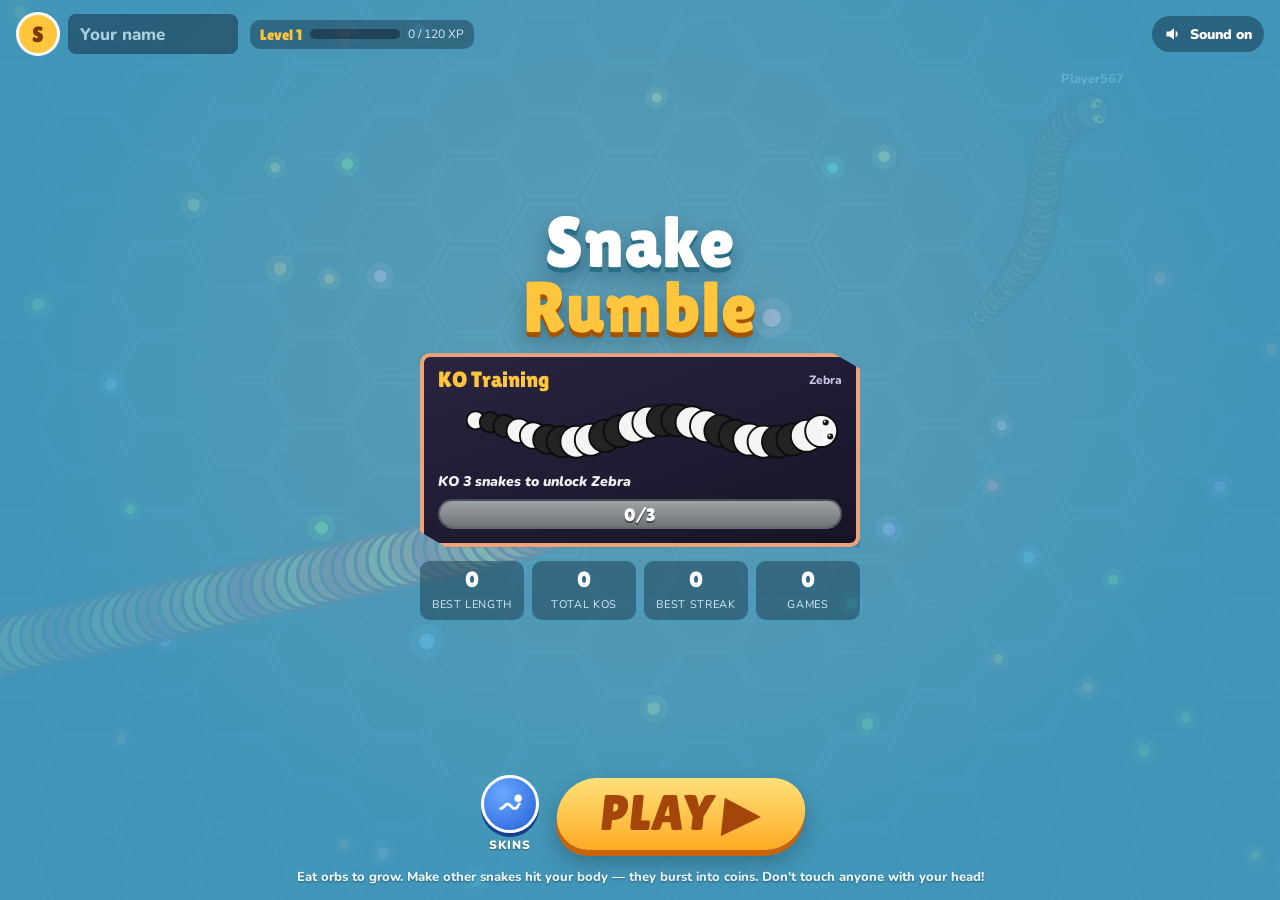
<file: snake-rumble/index.html>
<!DOCTYPE html>
<html lang="en">
<head>
<meta charset="UTF-8">
<meta name="viewport" content="width=device-width, initial-scale=1, maximum-scale=1, user-scalable=no, viewport-fit=cover">
<title>Snake Rumble</title>
<link rel="preconnect" href="https://fonts.googleapis.com">
<link rel="stylesheet" href="https://fonts.googleapis.com/css2?family=Lilita+One&family=Nunito:wght@700;800;900&display=swap">
<script src="https://connect.facebook.net/en_US/fbinstant.7.1.js"></script>
<style>
:root{
  --ink:#0b1624; --ink2:#12283d; --teal:#5fd4d0; --sky:#7ccbe0; --sun:#ffc53d; --sun2:#ff8a1f;
  --go:#52cc3c; --go2:#2e9a20; --rose:#ff4d6d; --paper:#ffffff; --muted:#b7d3e0; --gold:#ffd23f;
  --display:'Lilita One','Arial Black',Impact,system-ui,sans-serif;
  --body:'Nunito',system-ui,-apple-system,'Segoe UI',Roboto,sans-serif;
  color-scheme:dark;
}
[hidden]{display:none!important}
*{box-sizing:border-box}
html,body{height:100%;margin:0;overflow:hidden;background:#0c1a2c;color:var(--paper);font-family:var(--body);
  -webkit-user-select:none;user-select:none;-webkit-tap-highlight-color:transparent;touch-action:none}
button{font:inherit;color:inherit;cursor:pointer;border:0;background:none}
button:focus-visible,input:focus-visible{outline:3px solid var(--sun);outline-offset:2px}
#game{position:fixed;inset:0;display:block;touch-action:none}

/* ---------- bars ---------- */
.bar{position:relative;height:10px;border-radius:99px;background:rgba(0,0,0,.35);overflow:hidden}
.bar>i{position:absolute;inset:0 auto 0 0;width:0;border-radius:99px;background:linear-gradient(90deg,var(--go2),var(--go));transition:width .4s}
.bar.big{height:30px;background:linear-gradient(180deg,#9ea3a8,#6e7378);border:2px solid rgba(0,0,0,.35)}
.bar.big>i{background:linear-gradient(180deg,#5fdc3f,#2b8f1c)}
.bar.big>span{position:absolute;inset:0;display:grid;place-items:center;font-family:var(--display);font-size:18px;text-shadow:0 2px 0 rgba(0,0,0,.45)}

/* ---------- HUD ---------- */
#hud{position:fixed;inset:0;pointer-events:none}
.hud-stats{position:absolute;left:12px;top:max(10px,env(safe-area-inset-top));display:flex;flex-direction:column;gap:6px;
  background:rgba(8,18,30,.55);border-radius:12px;padding:8px 12px;min-width:150px}
.hud-row{display:flex;gap:14px;align-items:baseline}
.hud-row .k{font-size:11px;text-transform:uppercase;letter-spacing:.08em;color:var(--muted)}
.hud-row b{font-family:var(--display);font-size:22px;font-weight:400;font-variant-numeric:tabular-nums}
.hud-lvl{display:flex;align-items:center;gap:8px;font-family:var(--display);font-size:14px}
.hud-lvl .bar{flex:1;height:8px}
.lb{position:absolute;right:12px;top:max(10px,env(safe-area-inset-top));margin:0;padding:8px 10px;list-style:none;width:190px;
  background:rgba(8,18,30,.55);border-radius:12px;font-size:13px;font-weight:800}
.lb h4{margin:0 0 4px;font-family:var(--display);font-weight:400;font-size:15px;letter-spacing:.04em;color:var(--sun)}
.lb li{display:grid;grid-template-columns:22px 1fr auto;gap:6px;padding:1px 0;color:#dbe9f1}
.lb li.me{color:var(--sun)}
.lb li.gap{border-top:1px dashed rgba(255,255,255,.25);margin-top:3px;padding-top:4px}
.lb .n{overflow:hidden;white-space:nowrap;text-overflow:ellipsis}
.lb .s{font-variant-numeric:tabular-nums}
#minimap{position:absolute;left:12px;bottom:max(12px,env(safe-area-inset-bottom));width:120px;height:120px;border-radius:50%;opacity:.9}
.boost{pointer-events:auto;position:absolute;right:22px;bottom:max(22px,env(safe-area-inset-bottom));width:88px;height:88px;border-radius:50%;
  background:radial-gradient(circle at 35% 30%,#ffe07a,var(--sun2));box-shadow:0 5px 0 #b35a00,0 8px 18px rgba(0,0,0,.4);
  display:grid;place-items:center;touch-action:none}
.boost.on{transform:translateY(3px);box-shadow:0 2px 0 #b35a00,0 0 24px #ffb23f}
.boost svg{width:40px;height:40px}
.hint{position:absolute;left:50%;bottom:max(18px,env(safe-area-inset-bottom));transform:translateX(-50%);background:rgba(8,18,30,.6);
  padding:8px 14px;border-radius:99px;font-size:13px;white-space:nowrap;transition:opacity .6s}
.hint.fade{opacity:0}

/* ---------- toast ---------- */
.toast{position:fixed;left:50%;top:22%;transform:translateX(-50%);text-align:center;pointer-events:none;opacity:0}
.toast b{display:block;font-family:var(--display);font-weight:400;font-size:clamp(34px,7vw,60px);color:var(--sun);
  text-shadow:0 4px 0 #9a4a00,0 0 26px rgba(255,160,40,.6);letter-spacing:.02em}
.toast span{display:block;font-weight:900;font-size:18px;text-shadow:0 2px 4px rgba(0,0,0,.7)}
.toast.show{animation:pop 1.6s ease-out forwards}
.toast.lvl b{color:#8dff6a;text-shadow:0 4px 0 #1f6a10,0 0 26px rgba(120,255,90,.55)}
@keyframes pop{0%{opacity:0;transform:translateX(-50%) scale(.4)}12%{opacity:1;transform:translateX(-50%) scale(1.12)}
  22%{transform:translateX(-50%) scale(1)}75%{opacity:1}100%{opacity:0;transform:translateX(-50%) translateY(-24px)}}

/* ---------- screens ---------- */
.screen{position:fixed;inset:0;display:flex;flex-direction:column;gap:14px;overflow:auto;
  padding:max(12px,env(safe-area-inset-top)) 16px max(14px,env(safe-area-inset-bottom))}
#menu{background:
  radial-gradient(ellipse at 50% 40%,rgba(140,215,235,.55),rgba(70,160,196,.86) 70%),
  rgba(70,160,196,.4)}
.topbar{display:flex;align-items:center;gap:12px;flex-wrap:wrap}
.me{display:flex;align-items:center;gap:8px}
.avatar{width:44px;height:44px;border-radius:50%;background:var(--sun) center/cover;display:grid;place-items:center;
  font-family:var(--display);font-size:22px;color:#7a3a00;border:3px solid #fff;flex:none}
#name{width:170px;max-width:48vw;height:40px;border-radius:8px;border:0;padding:0 12px;background:rgba(20,50,70,.55);color:#fff;
  font:800 17px var(--body)}
#name::placeholder{color:#a8cfdc}
.acct{display:flex;align-items:center;gap:8px;background:rgba(20,50,70,.45);padding:6px 10px;border-radius:10px}
.chip{font-family:var(--display);font-size:15px;color:var(--sun);white-space:nowrap}
.acct .bar{width:90px}
.acct small{font-size:12px;color:#d5ecf4;font-variant-numeric:tabular-nums;white-space:nowrap}
.icon-btn{margin-left:auto;display:flex;align-items:center;gap:6px;padding:8px 12px;border-radius:99px;background:rgba(20,50,70,.5);font-weight:900;font-size:14px}
.icon-btn svg{width:20px;height:20px}

.menu-main{flex:1;display:flex;flex-direction:column;align-items:center;justify-content:center;gap:14px;min-height:0}
.logo{margin:0;font-family:var(--display);font-weight:400;font-size:clamp(40px,8vw,72px);line-height:.9;text-align:center;
  color:#fff;text-shadow:0 5px 0 #2a6d86,0 10px 22px rgba(0,40,60,.35);letter-spacing:.01em}
.logo span{display:block;color:var(--sun);text-shadow:0 5px 0 #a35200,0 10px 22px rgba(0,40,60,.35)}
.ko-card{width:min(440px,100%);background:linear-gradient(160deg,#2a2440,#171427);border:4px solid #f0a37a;border-radius:10px;
  padding:10px 14px 14px;box-shadow:0 10px 30px rgba(0,30,50,.35);clip-path:polygon(0 0,94% 0,100% 8%,100% 100%,6% 100%,0 92%)}
.ko-card h3{margin:0;font-family:var(--display);font-weight:400;font-size:22px;color:var(--sun);display:flex;justify-content:space-between;align-items:center}
.ko-card h3 small{font-family:var(--body);font-size:12px;color:#c9c3e6;font-weight:800}
.ko-card canvas{display:block;width:100%;height:78px}
.ko-card p{margin:2px 0 8px;font-weight:900;font-style:italic;font-size:14px;color:#eee}
.stats-row{display:grid;grid-template-columns:repeat(4,minmax(0,1fr));gap:8px;width:min(440px,100%)}
.stats-row div{background:rgba(20,50,70,.45);border-radius:10px;padding:6px 4px;text-align:center}
.stats-row b{display:block;font-family:var(--display);font-weight:400;font-size:22px;font-variant-numeric:tabular-nums}
.stats-row span{font-size:11px;letter-spacing:.06em;text-transform:uppercase;color:#d5ecf4}

.menu-actions{display:flex;align-items:center;justify-content:center;gap:12px;flex-wrap:wrap}
.round{display:flex;flex-direction:column;align-items:center;gap:4px;font-weight:900;font-size:12px;letter-spacing:.06em;text-transform:uppercase;text-shadow:0 1px 2px rgba(0,0,0,.4)}
.round i{width:58px;height:58px;border-radius:50%;display:grid;place-items:center;background:radial-gradient(circle at 35% 30%,#6aa8ff,#2360d8);
  border:3px solid #fff;box-shadow:0 4px 0 #173f8f}
.round i svg{width:28px;height:28px}
.play{font-family:var(--display);font-size:clamp(34px,6vw,50px);color:#a4460a;padding:6px 44px 8px;border-radius:99px;
  background:linear-gradient(180deg,#ffe07a,#ffab24);box-shadow:0 6px 0 #c9640a,0 12px 24px rgba(0,0,0,.25);transform:skewX(-6deg)}
.play:active{transform:skewX(-6deg) translateY(4px);box-shadow:0 2px 0 #c9640a}
.play.small{font-size:24px;padding:6px 22px}
.howto{margin:0;text-align:center;font-size:13px;font-weight:800;color:#e8f6fb;text-shadow:0 1px 2px rgba(0,40,60,.5)}

/* ---------- skins modal ---------- */
.modal{position:fixed;inset:0;background:rgba(6,14,24,.78);display:flex;align-items:center;justify-content:center;padding:16px}
.modal-box{width:min(720px,100%);max-height:100%;overflow:auto;background:var(--ink2);border:3px solid var(--teal);border-radius:14px;padding:14px}
.modal-box header{display:flex;justify-content:space-between;align-items:center;margin-bottom:10px}
.modal-box h2{margin:0;font-family:var(--display);font-weight:400;font-size:28px}
.x{width:40px;height:40px;border-radius:50%;background:rgba(255,255,255,.12);font-size:22px;font-weight:900}
.skin-grid{display:grid;grid-template-columns:repeat(auto-fill,minmax(150px,1fr));gap:10px}
.skin{background:#0c1b2b;border:2px solid transparent;border-radius:10px;padding:8px;text-align:left;display:flex;flex-direction:column;gap:4px}
.skin canvas{width:100%;height:54px;display:block}
.skin b{font-family:var(--display);font-weight:400;font-size:17px}
.skin small{font-size:12px;font-weight:800;color:var(--muted)}
.skin.on{border-color:var(--sun)}
.skin.on small{color:var(--sun)}
.skin.locked canvas{filter:grayscale(1) brightness(.55)}
.skin.locked{cursor:not-allowed}

/* ---------- game over ---------- */
#over{background:radial-gradient(ellipse at 50% 30%,rgba(60,10,30,.55),rgba(14,6,18,.85));align-items:center}
.go-title{margin:4px 0 0;font-family:var(--display);font-weight:400;font-size:clamp(44px,9vw,80px);line-height:1;
  text-shadow:0 5px 0 #3b3b4a,0 10px 24px rgba(0,0,0,.5);letter-spacing:.03em}
.go-body{display:flex;gap:18px;width:min(900px,100%);align-items:stretch;flex-wrap:wrap;justify-content:center}
.go-left{flex:1 1 380px;min-width:0}
.rank{margin:0 0 2px;font-family:var(--display);font-size:28px;text-align:center}
.by{margin:0 0 8px;text-align:center;font-weight:800;color:#f3b6c3}
.go-lb{list-style:none;margin:0;padding:0;display:flex;flex-direction:column;gap:6px}
.go-lb li{display:grid;grid-template-columns:34px minmax(0,1fr) minmax(70px,150px) 46px;align-items:center;gap:8px;height:52px;
  padding:0 12px 0 22px;background:linear-gradient(90deg,#1f7ea6,rgba(31,126,166,.35));clip-path:polygon(4% 0,100% 0,100% 100%,0 100%)}
.go-lb li.me{background:linear-gradient(90deg,#c77a0c,rgba(199,122,12,.35))}
.go-lb .r{font-family:var(--display);font-size:20px;opacity:.9}
.go-lb .n{font-weight:900;font-size:19px;overflow:hidden;white-space:nowrap;text-overflow:ellipsis}
.go-lb canvas{width:100%;height:44px}
.go-lb .s{font-family:var(--display);font-size:22px;text-align:right;font-variant-numeric:tabular-nums}
.panel{flex:0 1 300px;background:rgba(6,10,16,.8);border:4px solid var(--teal);padding:14px 16px;text-align:center;display:flex;flex-direction:column;gap:6px;
  clip-path:polygon(0 0,92% 0,100% 7%,100% 100%,8% 100%,0 93%)}
.panel .kos{font-family:var(--display);font-size:40px;line-height:1}
.panel .sub{font-weight:900;font-size:17px}
.panel h3{margin:6px 0 0;font-family:var(--display);font-weight:400;font-size:30px}
.panel canvas{width:100%;height:58px}
.panel .nm{font-weight:900;color:var(--sun)}
.xp-line{display:flex;align-items:center;gap:8px;font-weight:900;font-size:14px;margin-top:4px}
.xp-line .bar{flex:1}
.new{margin:4px 0 0;font-family:var(--display);color:#8dff6a;font-size:18px}
.go-actions{display:flex;gap:12px;align-items:center;justify-content:center;flex-wrap:wrap;padding-bottom:6px}
.next{font-family:var(--display);font-size:36px;padding:4px 56px 6px;border-radius:10px;background:linear-gradient(180deg,#6fe34f,#35a822);
  box-shadow:0 6px 0 #1f6d14,0 12px 22px rgba(0,0,0,.3);text-shadow:0 3px 0 rgba(0,0,0,.25)}
.next:active{transform:translateY(4px);box-shadow:0 2px 0 #1f6d14}
.ghost{padding:10px 18px;border-radius:99px;background:rgba(255,255,255,.14);font-weight:900}

@media (max-width:640px){
  .lb{width:150px;font-size:12px}
  .hud-stats{min-width:0}
  #minimap{width:92px;height:92px}
  .boost{width:78px;height:78px}
  .go-lb li{grid-template-columns:28px minmax(0,1fr) 70px 40px;height:46px;padding-left:16px}
  .go-lb .n{font-size:16px}
}
@media (max-height:480px){
  .logo{font-size:40px}
  .stats-row{display:none}
  .howto{display:none}
  .ko-card canvas{height:56px}
}
@media (prefers-reduced-motion:reduce){
  .toast.show{animation-duration:1.2s}
  .bar>i{transition:none}
}
</style>
</head>
<body>
<canvas id="game" aria-label="Snake Rumble arena"></canvas>

<div id="hud" hidden>
  <div class="hud-stats">
    <div class="hud-row"><span class="k">Length</span><b id="hLen">10</b><span class="k">KOs</span><b id="hKO">0</b></div>
    <div class="hud-lvl"><span id="hLvl">Lv 1</span><div class="bar"><i id="hLvlBar"></i></div></div>
  </div>
  <ol id="lb" class="lb"></ol>
  <canvas id="minimap" width="240" height="240"></canvas>
  <button id="boostBtn" class="boost" aria-label="Boost">
    <svg viewBox="0 0 24 24" fill="#fff" stroke="#a4460a" stroke-width="1.2" stroke-linejoin="round"><path d="M13 2 4 14h7l-1 8 9-12h-7z"/></svg>
  </button>
  <div class="hint" id="hint">Move the mouse to steer · Hold click or Space to boost</div>
</div>

<div id="toast" class="toast" aria-live="polite"><b id="toastBig"></b><span id="toastSub"></span></div>

<section id="menu" class="screen">
  <header class="topbar">
    <div class="me"><div class="avatar" id="avatar">S</div><input id="name" maxlength="14" placeholder="Your name" autocomplete="off" aria-label="Your name"></div>
    <div class="acct"><span class="chip" id="acctLvl">Level 1</span><div class="bar"><i id="xpBar"></i></div><small id="xpTxt">0 / 120 XP</small></div>
    <button class="icon-btn" id="soundBtn" aria-label="Toggle sound"></button>
  </header>
  <div class="menu-main">
    <h1 class="logo">Snake<span>Rumble</span></h1>
    <div class="ko-card">
      <h3>KO Training <small id="koName">Ninja Star</small></h3>
      <canvas id="koPrev"></canvas>
      <p id="koTxt">KO 10 snakes to unlock</p>
      <div class="bar big"><i id="koBar"></i><span id="koNum">0/10</span></div>
    </div>
    <div class="stats-row">
      <div><b id="stBest">0</b><span>Best length</span></div>
      <div><b id="stKO">0</b><span>Total KOs</span></div>
      <div><b id="stStreak">0</b><span>Best streak</span></div>
      <div><b id="stGames">0</b><span>Games</span></div>
    </div>
  </div>
  <div class="menu-actions">
    <button id="skinsBtn" class="round"><i><svg viewBox="0 0 24 24" fill="none" stroke="#fff" stroke-width="2.4" stroke-linecap="round"><path d="M4 16c3 0 3-4 6-4s3 4 6 4 3-4 4-4"/><circle cx="19" cy="7" r="2" fill="#fff"/></svg></i>Skins</button>
    <button id="challengeBtn" class="round" hidden><i><svg viewBox="0 0 24 24" fill="#fff"><path d="M12 3C6.5 3 2 7.1 2 12.2c0 2.9 1.4 5.4 3.7 7.1V23l3.4-1.9c.9.3 1.9.4 2.9.4 5.5 0 10-4.1 10-9.2S17.5 3 12 3zm1 12.4-2.6-2.7-5 2.7 5.5-5.8 2.6 2.7 4.9-2.7z"/></svg></i>Challenge</button>
    <button id="playBtn" class="play">PLAY ▶</button>
  </div>
  <p class="howto">Eat orbs to grow. Make other snakes hit your body — they burst into coins. Don't touch anyone with your head!</p>
</section>

<section id="skins" class="modal" hidden>
  <div class="modal-box" role="dialog" aria-label="Skins">
    <header><h2>Skins</h2><button class="x" id="skinsClose" aria-label="Close">×</button></header>
    <div class="skin-grid" id="skinGrid"></div>
  </div>
</section>

<section id="over" class="screen" hidden>
  <h2 class="go-title">GAME OVER</h2>
  <div class="go-body">
    <div class="go-left">
      <p class="rank" id="goRank">Rank: #1</p>
      <p class="by" id="goBy"></p>
      <ol class="go-lb" id="goLb"></ol>
    </div>
    <div class="panel">
      <div class="kos">KOs: <span id="goKO">0</span></div>
      <div class="sub">Best Streak: <span id="goStreak">0</span> · Length: <span id="goLen">0</span></div>
      <h3>Next Unlock</h3>
      <canvas id="goNext"></canvas>
      <div class="nm" id="goNextName"></div>
      <div class="bar big"><i id="goNextBar"></i><span id="goNextNum">0/10</span></div>
      <div class="xp-line"><span id="goLvl">Lv 1</span><div class="bar"><i id="goXpBar"></i></div><span id="goXP">+0 XP</span></div>
      <p class="new" id="goNew" hidden></p>
    </div>
  </div>
  <div class="go-actions">
    <button id="shareBtn" class="ghost" hidden>Share score</button>
    <button id="againBtn" class="play small">PLAY AGAIN</button>
    <button id="nextBtn" class="next">NEXT</button>
  </div>
</section>

<script>
(() => {
'use strict';
let FB = window.FBInstant || null;
const $ = s => document.querySelector(s);
const TAU = Math.PI * 2;
const rand = (a, b) => a + Math.random() * (b - a);
const clamp = (v, a, b) => v < a ? a : v > b ? b : v;
const angDiff = (a, b) => { let d = (a - b) % TAU; if (d > Math.PI) d -= TAU; if (d < -Math.PI) d += TAU; return d; };
const esc = s => String(s).replace(/[&<>"']/g, c => ({ '&': '&amp;', '<': '&lt;', '>': '&gt;', '"': '&quot;', "'": '&#39;' }[c]));

/* ================= canvas ================= */
const cv = $('#game'), ctx = cv.getContext('2d');
const mm = $('#minimap'), mctx = mm.getContext('2d');
let W = 0, H = 0, DPR = 1;
function resize() {
  DPR = Math.min(2, window.devicePixelRatio || 1);
  W = innerWidth; H = innerHeight;
  cv.width = W * DPR | 0; cv.height = H * DPR | 0;
}
addEventListener('resize', resize); resize();

/* ================= skins ================= */
const SKINS = [
  { id: 'classic', name: 'Lime',         pal: ['#93e35c', '#6cc93e'], edge: '#2f7418', band: 2 },
  { id: 'ocean',   name: 'Lagoon',       pal: ['#6ad6ff', '#2d9cf0', '#6ad6ff', '#c8f0ff'], edge: '#0c4f8f', band: 2 },
  { id: 'zebra',   name: 'Zebra',        pal: ['#f4f4f4', '#232323'], edge: '#0d0d0d', band: 2, unlock: { ko: 3 } },
  { id: 'candy',   name: 'Candy',        pal: ['#ff8fc7', '#ffffff', '#ff5fa8', '#ffffff'], edge: '#b0125a', band: 2, unlock: { lvl: 3 } },
  { id: 'ninja',   name: 'Ninja Star',   pal: ['#2a2a2a', '#1c1c1c'], edge: '#000', band: 1, deco: 'shuriken', eyes: 'ninja', unlock: { ko: 10 } },
  { id: 'lava',    name: 'Lava',         pal: ['#ffb020', '#ff6a1c', '#e02d2d', '#ff6a1c'], edge: '#6a0a10', band: 2, unlock: { lvl: 5 } },
  { id: 'galaxy',  name: 'Galaxy',       pal: ['#6a35b8', '#8248d4', '#4d2291'], edge: '#1f0a45', band: 2, deco: 'stars', unlock: { ko: 25 } },
  { id: 'frost',   name: 'Frost Dragon', pal: ['#c6b8ff', '#a996ff', '#e3dbff'], edge: '#5543b3', band: 1, deco: 'scales', unlock: { lvl: 10 } },
  { id: 'gold',    name: 'Gold King',    pal: ['#ffe066', '#ffc21a', '#ffd23f'], edge: '#9a6400', band: 1, deco: 'shine', unlock: { ko: 50 } },
];
const skinById = id => SKINS.find(s => s.id === id) || SKINS[0];

/* ================= save data ================= */
const save = { name: '', skin: 'classic', totalKOs: 0, bestLen: 0, bestStreak: 0, xp: 0, level: 1, games: 0, sound: true };
function loadLocal() { try { const s = JSON.parse(localStorage.getItem('snakeRumble') || 'null'); if (s) Object.assign(save, s); } catch (e) {} }
function persist() {
  try { localStorage.setItem('snakeRumble', JSON.stringify(save)); } catch (e) {}
  if (FB) FB.player.setDataAsync({ save: Object.assign({}, save) }).catch(() => {});
}
const isUnlocked = sk => !sk.unlock || (sk.unlock.ko && save.totalKOs >= sk.unlock.ko) || (sk.unlock.lvl && save.level >= sk.unlock.lvl);
const unlockText = sk => sk.unlock.ko ? `KO ${sk.unlock.ko} snakes` : `Reach level ${sk.unlock.lvl}`;
const xpFor = l => 120 + (l - 1) * 80;
const nextKoSkin = () => SKINS.find(s => s.unlock && s.unlock.ko && !isUnlocked(s));

/* ================= audio ================= */
let actx = null, lastEat = 0;
function audio() {
  if (!actx) { try { actx = new (window.AudioContext || window.webkitAudioContext)(); } catch (e) {} }
  if (actx && actx.state === 'suspended') actx.resume();
}
function tone(freq, dur, type = 'sine', vol = 0.08, slide = 0, delay = 0) {
  if (!save.sound || !actx) return;
  const t = actx.currentTime + delay, o = actx.createOscillator(), g = actx.createGain();
  o.type = type; o.frequency.setValueAtTime(freq, t);
  if (slide) o.frequency.exponentialRampToValueAtTime(Math.max(40, freq + slide), t + dur);
  g.gain.setValueAtTime(vol, t); g.gain.exponentialRampToValueAtTime(0.0001, t + dur);
  o.connect(g).connect(actx.destination); o.start(t); o.stop(t + dur + 0.03);
}
const sfx = {
  eat() { const n = performance.now(); if (n - lastEat < 70) return; lastEat = n; tone(rand(640, 780), 0.07, 'sine', 0.035, 220); },
  ko() { tone(200, 0.28, 'square', 0.05, -120); tone(660, 0.2, 'triangle', 0.07, 500, 0.05); tone(990, 0.2, 'triangle', 0.05, 300, 0.12); },
  level() { [523, 659, 784, 1047].forEach((f, i) => tone(f, 0.18, 'triangle', 0.07, 0, i * 0.08)); },
  die() { tone(320, 0.7, 'sawtooth', 0.06, -260); },
  click() { tone(540, 0.06, 'triangle', 0.05); },
};

/* ================= world ================= */
const WORLD_R = 2600, FOOD_TARGET = 850, AI_COUNT = 16, CELL = 96;
const FOOD_COLS = ['#ff5a5f', '#ffd23f', '#3bceac', '#5ab0ff', '#c77dff', '#ff8fab', '#9ef01a', '#ff9f1c'];
const NAMES = ['moon', 'Rafi', 'Nusrat', 'Tanvir', 'Mim', 'Arif', 'Sadia', 'Viper', 'Noodle', 'Zigzag', 'Slinky', 'Mamba', 'Cobra',
  'Rimon', 'Sumaiya', 'Hasan', 'Anika', 'Wiggles', 'NightFury', 'Pixel', 'Toxic', 'Blaze', 'Joy', 'Riya', 'Tiger', 'Sultan', 'Shanto', 'Emu'];
const LVLS = [0, 25, 60, 110, 180, 270, 390, 540, 730, 970, 1270, 1650, 2100, 2700];
const levelOf = sc => { let l = 0; while (l < LVLS.length && sc >= LVLS[l]) l++; return l; };

let snakes = [], food = [], parts = [], foodCount = 0, sid = 0;
let player = null, grid = new Map(), paused = false;
const game = { state: 'menu', kos: 0, streak: 0, bestStreak: 0, lastKO: -99, time: 0, dieT: 0, lvl: 1, killer: '',
  maxLen: 0, spectate: null, specT: 0, shake: 0, deathX: 0, deathY: 0, snap: null, rank: 0, total: 0, hudT: 0 };
const cam = { x: 0, y: 0, z: 0.8 };

function addFood(x, y, v, kind) {
  food.push({ x, y, v, kind, ph: Math.random() * TAU,
    r: kind === 'coin' ? 7 + Math.min(9, v * 0.6) : kind === 'drop' ? 5 : 4 + v * 1.7,
    c: kind === 'coin' ? '#ffd23f' : FOOD_COLS[Math.random() * FOOD_COLS.length | 0],
    life: kind === 'food' ? Infinity : kind === 'coin' ? 45 : 25 });
  if (kind === 'food') foodCount++;
}
function removeFood(i) { if (food[i].kind === 'food') foodCount--; food[i] = food[food.length - 1]; food.pop(); }
function randInWorld(m) { const a = Math.random() * TAU, d = Math.sqrt(Math.random()) * (WORLD_R - m); return [Math.cos(a) * d, Math.sin(a) * d]; }
function fillFood() { while (foodCount < FOOD_TARGET) { const [x, y] = randInWorld(40); addFood(x, y, Math.random() < 0.12 ? 3 : 1, 'food'); } }

class Snake {
  constructor(o) {
    this.id = ++sid; this.name = o.name; this.skin = o.skin; this.isPlayer = !!o.isPlayer; this.score = o.score;
    this.angle = o.angle ?? Math.random() * TAU; this.target = this.angle; this.alive = true;
    this.boost = false; this.boosting = false; this.kos = 0; this.dropT = 0; this.spawnT = 0;
    this.r = this.calcR(); this.pts = [];
    const n = this.segCount(), gap = this.r * 0.42;
    for (let i = 0; i < n; i++) this.pts.push({ x: o.x - Math.cos(this.angle) * i * gap, y: o.y - Math.sin(this.angle) * i * gap });
    this.ai = this.isPlayer ? null : { t: Math.random() * 0.2, aggr: Math.random(), skill: rand(0.55, 0.97), wander: this.angle };
  }
  calcR() { return Math.min(40, 11 + Math.sqrt(Math.max(0, this.score)) * 0.75); }
  segCount() { return Math.floor(8 + 3.6 * Math.sqrt(Math.max(0, this.score))); }
  update(dt) {
    const r = this.r = this.calcR();
    const turn = 4.4 / (1 + (r - 11) / 34);
    this.angle += clamp(angDiff(this.target, this.angle), -turn * dt, turn * dt);
    this.boosting = this.boost && this.score > 12;
    const speed = this.boosting ? 370 : 195;
    if (this.boosting) {
      this.score -= 5 * dt; this.dropT += dt;
      if (this.dropT > 0.16) { this.dropT = 0; const t = this.pts[this.pts.length - 1]; addFood(t.x + rand(-4, 4), t.y + rand(-4, 4), 0.7, 'drop'); }
    }
    const pts = this.pts, h = pts[0];
    h.x += Math.cos(this.angle) * speed * dt; h.y += Math.sin(this.angle) * speed * dt;
    const gap = r * 0.42;
    for (let i = 1; i < pts.length; i++) {
      const a = pts[i - 1], b = pts[i], dx = b.x - a.x, dy = b.y - a.y, d = Math.hypot(dx, dy);
      if (d > gap) { const k = gap / d; b.x = a.x + dx * k; b.y = a.y + dy * k; }
    }
    const n = this.segCount();
    while (pts.length < n) { const t = pts[pts.length - 1]; pts.push({ x: t.x, y: t.y }); }
    if (pts.length > n) pts.length = n;
  }
}

function eatFood(s, dt) {
  const h = s.pts[0], er = s.r + 4, mr = s.r * 2.2 + 45, mr2 = mr * mr;
  for (let i = food.length - 1; i >= 0; i--) {
    const f = food[i], dx = h.x - f.x, dy = h.y - f.y;
    if (dx > mr || dx < -mr || dy > mr || dy < -mr) continue;
    const d2 = dx * dx + dy * dy, rr = er + f.r * 0.5;
    if (d2 < rr * rr) {
      s.score += f.v;
      if (s.isPlayer) { sfx.eat(); if (f.kind === 'coin') sparkle(f.x, f.y, '#ffe27a', 5); }
      removeFood(i); continue;
    }
    if (d2 < mr2) { const d = Math.sqrt(d2), pull = Math.min(d, (260 + s.r * 4) * dt); f.x += dx / d * pull; f.y += dy / d * pull; }
  }
}

/* ---------- spatial grid ---------- */
const gkey = (cx, cy) => ((cx + 64) << 8) | (cy + 64);
function buildGrid() {
  grid = new Map();
  for (const s of snakes) {
    if (!s.alive || s.spawnT > 0) continue;
    const pts = s.pts;
    for (let j = 0; j < pts.length; j++) {
      const k = gkey(Math.floor(pts[j].x / CELL), Math.floor(pts[j].y / CELL));
      let c = grid.get(k); if (!c) { c = []; grid.set(k, c); }
      c.push(s, j);
    }
  }
}

function collide() {
  for (const s of snakes) {
    if (!s.alive) continue;
    const h = s.pts[0];
    if (h.x * h.x + h.y * h.y > (WORLD_R - s.r * 0.5) ** 2) { kill(s, null); continue; }
    if (s.spawnT > 0) continue;
    const cx = Math.floor(h.x / CELL), cy = Math.floor(h.y / CELL);
    let hit = null;
    for (let gx = cx - 1; gx <= cx + 1 && !hit; gx++) for (let gy = cy - 1; gy <= cy + 1 && !hit; gy++) {
      const c = grid.get(gkey(gx, gy)); if (!c) continue;
      for (let k = 0; k < c.length; k += 2) {
        const o = c[k]; if (o === s || !o.alive) continue;
        const j = c[k + 1], p = o.pts[j]; if (!p) continue;
        const dx = h.x - p.x, dy = h.y - p.y, d2 = dx * dx + dy * dy;
        if (j === 0) { const rr = (s.r + o.r) * 0.75; if (d2 < rr * rr && s.score < o.score) { hit = o; break; } }
        else { const rr = s.r * 0.6 + o.r * 0.85; if (d2 < rr * rr) { hit = o; break; } }
      }
    }
    if (hit) kill(s, hit);
  }
}

function kill(s, killer) {
  if (!s.alive) return;
  s.alive = false;
  const pts = s.pts, step = Math.max(1, Math.floor(pts.length / 40)), cnt = Math.ceil(pts.length / step);
  const v = Math.max(4, s.score * 0.7) / cnt;
  for (let i = 0; i < pts.length; i += step) addFood(pts[i].x + rand(-s.r * 0.6, s.r * 0.6), pts[i].y + rand(-s.r * 0.6, s.r * 0.6), v, 'coin');
  sparkle(pts[0].x, pts[0].y, s.skin.pal[0], 26);
  sparkle(pts[0].x, pts[0].y, '#ffd23f', 14);
  if (killer) { killer.kos++; if (killer.isPlayer) onPlayerKO(s); }
  if (s.isPlayer) onPlayerDie(killer);
}

/* ---------- particles ---------- */
function sparkle(x, y, c, n) {
  for (let i = 0; i < n; i++) {
    const a = Math.random() * TAU, sp = rand(60, 320);
    parts.push({ x, y, vx: Math.cos(a) * sp, vy: Math.sin(a) * sp, life: rand(0.35, 0.9), max: 0.9, r: rand(2.5, 7), c });
  }
}

/* ---------- AI ---------- */
const OFFS = [0.45, -0.45, 0.9, -0.9, 1.4, -1.4, 2.0, -2.0, 2.7, -2.7];
function rayDanger(s, a, look) {
  const h = s.pts[0], ca = Math.cos(a), sa = Math.sin(a);
  for (let k = 1; k <= 4; k++) {
    const px = h.x + ca * look * k / 4, py = h.y + sa * look * k / 4;
    if (px * px + py * py > (WORLD_R - s.r - 40) ** 2) return k;
    const cx = Math.floor(px / CELL), cy = Math.floor(py / CELL);
    for (let gx = cx - 1; gx <= cx + 1; gx++) for (let gy = cy - 1; gy <= cy + 1; gy++) {
      const c = grid.get(gkey(gx, gy)); if (!c) continue;
      for (let q = 0; q < c.length; q += 2) {
        const o = c[q]; if (o === s) continue;
        const p = o.pts[c[q + 1]]; if (!p) continue;
        const rr = o.r + s.r + 14, dx = p.x - px, dy = p.y - py;
        if (dx * dx + dy * dy < rr * rr) return k;
      }
    }
  }
  return 5;
}
function aiThink(s, dt) {
  const ai = s.ai; ai.t -= dt; if (ai.t > 0) return;
  ai.t = rand(0.08, 0.2);
  const h = s.pts[0], r = s.r, look = 70 + r * 3.2;
  const cur = rayDanger(s, s.angle, look);
  if (cur < 5 && Math.random() < ai.skill) {
    let best = s.angle, bestV = -9;
    for (const off of OFFS) { const v = rayDanger(s, s.angle + off, look) - Math.abs(off) * 0.25; if (v > bestV) { bestV = v; best = s.angle + off; } }
    s.target = best; s.boost = cur <= 2 && s.score > 40 && Math.random() < 0.3;
    return;
  }
  s.boost = false;
  if (ai.aggr > 0.45 && s.score > 50) {
    let prey = null, pd = 380 + r * 4;
    for (const o of snakes) {
      if (o === s || !o.alive || o.spawnT > 0 || o.score >= s.score * 1.2) continue;
      const d = Math.hypot(o.pts[0].x - h.x, o.pts[0].y - h.y) * (o.isPlayer ? 0.75 : 1);
      if (d < pd) { pd = d; prey = o; }
    }
    if (prey) {
      const ph = prey.pts[0], lead = 90 + prey.r * 3;
      s.target = Math.atan2(ph.y + Math.sin(prey.angle) * lead - h.y, ph.x + Math.cos(prey.angle) * lead - h.x);
      s.boost = pd < 300 && s.score > 60 && Math.random() < ai.aggr * 0.5;
      return;
    }
  }
  let bf = null, bs = 0; const fr = 420, ca = Math.cos(s.angle), sa = Math.sin(s.angle);
  for (const f of food) {
    const dx = f.x - h.x, dy = f.y - h.y;
    if (dx > fr || dx < -fr || dy > fr || dy < -fr) continue;
    const d = Math.hypot(dx, dy) + 30, ahead = (dx * ca + dy * sa) / d, sc = f.v * (1.4 + ahead) / d;
    if (sc > bs) { bs = sc; bf = f; }
  }
  if (bf) { s.target = Math.atan2(bf.y - h.y, bf.x - h.x); if (bf.kind === 'coin' && bf.v > 4 && s.score > 40 && Math.random() < 0.25) s.boost = true; return; }
  ai.wander += rand(-0.5, 0.5); s.target = ai.wander;
  if (Math.hypot(h.x, h.y) > WORLD_R * 0.75) { s.target = ai.wander = Math.atan2(-h.y, -h.x); }
}

function safeSpawn(minDist) {
  let best = null, bestD = -1;
  for (let t = 0; t < 30; t++) {
    const [x, y] = randInWorld(WORLD_R * 0.3);
    let md = Infinity;
    for (const s of snakes) { if (!s.alive) continue; for (let j = 0; j < s.pts.length; j += 4) { const d = Math.hypot(s.pts[j].x - x, s.pts[j].y - y); if (d < md) md = d; } }
    if (player && player.alive) md = Math.min(md, Math.hypot(player.pts[0].x - x, player.pts[0].y - y) * (minDist ? 0.5 : 1));
    if (md > (minDist || 400)) return [x, y];
    if (md > bestD) { bestD = md; best = [x, y]; }
  }
  return best;
}
function pickName() {
  const used = new Set(snakes.map(s => s.name));
  for (let t = 0; t < 10; t++) { const n = Math.random() < 0.35 ? 'Player' + String(Math.random() * 1000 | 0).padStart(3, '0') : NAMES[Math.random() * NAMES.length | 0]; if (!used.has(n)) return n; }
  return 'Snek' + (Math.random() * 100 | 0);
}
function spawnAI(initial) {
  const [x, y] = safeSpawn(initial ? 300 : 700);
  const s = new Snake({ name: pickName(), skin: SKINS[Math.random() * SKINS.length | 0], score: 10 + Math.pow(Math.random(), 2.3) * 650, x, y });
  if (!initial) s.spawnT = 1;
  snakes.push(s);
}
function initWorld() {
  fillFood();
  for (let i = 0; i < AI_COUNT; i++) spawnAI(true);
  const s = snakes[0]; cam.x = s.pts[0].x; cam.y = s.pts[0].y;
}

/* ================= input ================= */
const input = { x: 0, y: 0, has: false, mouseBoost: false, btnBoost: false, keyBoost: false, left: false, right: false };
const coarse = matchMedia('(pointer:coarse)').matches;
cv.addEventListener('pointermove', e => { input.x = e.clientX; input.y = e.clientY; input.has = true; });
cv.addEventListener('pointerdown', e => {
  input.x = e.clientX; input.y = e.clientY; input.has = true;
  if (e.pointerType === 'mouse') input.mouseBoost = true;
  if (paused) paused = false;
});
addEventListener('pointerup', e => { if (e.pointerType === 'mouse') input.mouseBoost = false; });
const boostBtn = $('#boostBtn');
const setBtnBoost = on => { input.btnBoost = on; boostBtn.classList.toggle('on', on); };
boostBtn.addEventListener('pointerdown', e => { e.preventDefault(); e.stopPropagation(); try { boostBtn.setPointerCapture(e.pointerId); } catch (_) {} setBtnBoost(true); });
['pointerup', 'pointercancel', 'lostpointercapture'].forEach(ev => boostBtn.addEventListener(ev, () => setBtnBoost(false)));
addEventListener('keydown', e => {
  if (e.target === $('#name')) { if (e.key === 'Enter') startGame(); return; }
  if (e.code === 'Space') { input.keyBoost = true; e.preventDefault(); }
  if (e.code === 'ArrowLeft' || e.code === 'KeyA') input.left = true;
  if (e.code === 'ArrowRight' || e.code === 'KeyD') input.right = true;
  if (e.key === 'Enter' && game.state !== 'play' && game.state !== 'dying' && $('#skins').hidden) startGame();
});
addEventListener('keyup', e => {
  if (e.code === 'Space') input.keyBoost = false;
  if (e.code === 'ArrowLeft' || e.code === 'KeyA') input.left = false;
  if (e.code === 'ArrowRight' || e.code === 'KeyD') input.right = false;
});
document.addEventListener('visibilitychange', () => { paused = document.hidden; input.mouseBoost = false; setBtnBoost(false); });

function controlPlayer() {
  const p = player, h = p.pts[0];
  if (input.left || input.right) p.target = p.angle + (input.right ? 1 : -1) * 0.9;
  else if (input.has) {
    const sx = (h.x - cam.x) * cam.z + W / 2, sy = (h.y - cam.y) * cam.z + H / 2, dx = input.x - sx, dy = input.y - sy;
    if (dx * dx + dy * dy > 64) p.target = Math.atan2(dy, dx);
  }
  p.boost = input.mouseBoost || input.btnBoost || input.keyBoost;
}

/* ================= game flow ================= */
function startGame() {
  if (game.state === 'play' || game.state === 'dying') return;
  audio(); sfx.click();
  save.name = ($('#name').value.trim() || save.name || 'You').slice(0, 14);
  persist();
  const [x, y] = safeSpawn(600);
  player = new Snake({ name: save.name, skin: skinById(save.skin), isPlayer: true, score: 10, x, y, angle: Math.atan2(-y, -x) });
  player.spawnT = 2;
  snakes.push(player);
  Object.assign(game, { state: 'play', kos: 0, streak: 0, bestStreak: 0, lastKO: -99, lvl: 1, maxLen: 10, killer: '', hudT: 0 });
  cam.x = x; cam.y = y;
  input.mouseBoost = false;
  $('#menu').hidden = true; $('#over').hidden = true; $('#skins').hidden = true; $('#hud').hidden = false;
  boostBtn.hidden = !coarse;
  const hint = $('#hint');
  hint.textContent = coarse ? 'Touch & drag to steer · Hold ⚡ to boost' : 'Move the mouse to steer · Hold click or Space to boost';
  hint.classList.remove('fade'); setTimeout(() => hint.classList.add('fade'), 4500);
  updateHud(true);
}

function toast(big, sub, cls) {
  const t = $('#toast'); $('#toastBig').textContent = big; $('#toastSub').textContent = sub || '';
  t.className = 'toast'; void t.offsetWidth; t.className = 'toast show' + (cls ? ' ' + cls : '');
}
const STREAK = ['', 'KO!', 'DOUBLE KO!', 'TRIPLE KO!', 'QUAD KO!', 'RAMPAGE!'];
function onPlayerKO(victim) {
  game.kos++;
  game.streak = game.time - game.lastKO < 10 ? game.streak + 1 : 1;
  game.lastKO = game.time;
  game.bestStreak = Math.max(game.bestStreak, game.streak);
  toast(STREAK[Math.min(5, game.streak)], 'You KO\'d ' + victim.name);
  sfx.ko(); game.shake = 10;
}
function onPlayerDie(killer) {
  game.state = 'dying'; game.dieT = 0;
  game.killer = killer ? killer.name : 'the wall';
  game.deathX = player.pts[0].x; game.deathY = player.pts[0].y;
  const all = snakes.filter(s => s.alive || s === player).sort((a, b) => b.score - a.score);
  game.rank = all.indexOf(player) + 1; game.total = all.length;
  game.snap = all.slice(0, 4).map(s => ({ name: s.name, score: Math.floor(s.score), skin: s.skin, me: s === player }));
  if (game.rank > 4) game.snap[3] = { name: player.name, score: Math.floor(player.score), skin: player.skin, me: true, rank: game.rank };
  sfx.die(); game.shake = 16;
  $('#hud').hidden = true; setBtnBoost(false);
}

function finishGame() {
  game.state = 'over';
  const len = Math.floor(game.maxLen);
  const beforeUnlocked = new Set(SKINS.filter(isUnlocked).map(s => s.id));
  const xpGain = Math.floor(len / 4) + game.kos * 20 + (game.lvl - 1) * 10;
  save.totalKOs += game.kos; save.bestLen = Math.max(save.bestLen, len);
  save.bestStreak = Math.max(save.bestStreak, game.bestStreak); save.games++;
  save.xp += xpGain;
  let leveled = false;
  while (save.xp >= xpFor(save.level)) { save.xp -= xpFor(save.level); save.level++; leveled = true; }
  persist();
  const fresh = SKINS.filter(s => isUnlocked(s) && !beforeUnlocked.has(s.id));

  $('#over').hidden = false;
  $('#goRank').textContent = `Rank: #${game.rank} of ${game.total}`;
  $('#goBy').textContent = `KO'd by ${game.killer}`;
  $('#goLb').innerHTML = game.snap.map((s, i) =>
    `<li class="${s.me ? 'me' : ''}"><span class="r">${String(s.rank || i + 1).padStart(2, '0')}</span><span class="n">${esc(s.name)}</span><canvas></canvas><span class="s">${s.score}</span></li>`).join('');
  $('#goLb').querySelectorAll('canvas').forEach((c, i) => drawPreview(c, game.snap[i].skin));
  $('#goKO').textContent = game.kos; $('#goStreak').textContent = game.bestStreak; $('#goLen').textContent = len;
  const nk = nextKoSkin();
  if (nk) {
    drawPreview($('#goNext'), nk); $('#goNextName').textContent = nk.name;
    $('#goNextNum').textContent = `${save.totalKOs}/${nk.unlock.ko}`;
    $('#goNextBar').style.width = Math.min(100, save.totalKOs / nk.unlock.ko * 100) + '%';
  } else {
    drawPreview($('#goNext'), skinById('gold')); $('#goNextName').textContent = 'Every KO skin unlocked';
    $('#goNextNum').textContent = `${save.totalKOs} KOs`; $('#goNextBar').style.width = '100%';
  }
  $('#goLvl').textContent = `Lv ${save.level}`;
  $('#goXpBar').style.width = (save.xp / xpFor(save.level) * 100) + '%';
  $('#goXP').textContent = `+${xpGain} XP`;
  const nw = $('#goNew');
  const msgs = [];
  if (leveled) msgs.push(`Level up! You're level ${save.level}`);
  if (fresh.length) msgs.push('New skin: ' + fresh.map(s => s.name).join(', '));
  nw.textContent = msgs.join(' · '); nw.hidden = !msgs.length;
  $('#shareBtn').hidden = !FB;
  if (FB) FB.getLeaderboardAsync('BestLength').then(lb => lb.setScoreAsync(len)).catch(() => {});
}

function showMenu() {
  sfx.click();
  game.state = 'menu';
  $('#over').hidden = true; $('#hud').hidden = true; $('#menu').hidden = false;
  renderMenu();
}

function renderMenu() {
  $('#name').value = save.name;
  const av = $('#avatar');
  if (!av.style.backgroundImage) av.textContent = (save.name || 'S').charAt(0).toUpperCase();
  $('#acctLvl').textContent = `Level ${save.level}`;
  $('#xpBar').style.width = (save.xp / xpFor(save.level) * 100) + '%';
  $('#xpTxt').textContent = `${save.xp} / ${xpFor(save.level)} XP`;
  $('#stBest').textContent = save.bestLen; $('#stKO').textContent = save.totalKOs;
  $('#stStreak').textContent = save.bestStreak; $('#stGames').textContent = save.games;
  const nk = nextKoSkin() || skinById('gold');
  const need = nk.unlock.ko;
  $('#koName').textContent = nk.name;
  $('#koTxt').textContent = isUnlocked(nk) ? 'All KO skins unlocked — you are a legend!' : `KO ${need} snakes to unlock ${nk.name}`;
  $('#koNum').textContent = `${Math.min(save.totalKOs, need)}/${need}`;
  $('#koBar').style.width = Math.min(100, save.totalKOs / need * 100) + '%';
  drawPreview($('#koPrev'), nk);
  renderSound();
}
function renderSound() {
  $('#soundBtn').innerHTML = (save.sound
    ? '<svg viewBox="0 0 24 24" fill="#fff"><path d="M3 9v6h4l5 4V5L7 9zm13.5 3a4.5 4.5 0 0 0-2.5-4v8a4.5 4.5 0 0 0 2.5-4z"/></svg>Sound on'
    : '<svg viewBox="0 0 24 24" fill="#fff"><path d="M3 9v6h4l5 4V5L7 9zm16.6 3 2.1-2.1-1.4-1.4-2.1 2.1-2.1-2.1-1.4 1.4 2.1 2.1-2.1 2.1 1.4 1.4 2.1-2.1 2.1 2.1 1.4-1.4z"/></svg>Sound off');
}
function renderSkins() {
  const g = $('#skinGrid');
  g.innerHTML = SKINS.map(s => {
    const u = isUnlocked(s), on = save.skin === s.id;
    return `<button class="skin ${on ? 'on' : ''} ${u ? '' : 'locked'}" data-id="${s.id}" ${u ? '' : 'aria-disabled="true"'}><canvas></canvas><b>${s.name}</b><small>${on ? 'Equipped' : u ? 'Tap to equip' : '🔒 ' + unlockText(s)}</small></button>`;
  }).join('');
  g.querySelectorAll('.skin').forEach((b, i) => drawPreview(b.querySelector('canvas'), SKINS[i]));
}
$('#skinGrid').addEventListener('click', e => {
  const b = e.target.closest('.skin'); if (!b) return;
  const s = skinById(b.dataset.id); if (!isUnlocked(s)) return;
  save.skin = s.id; persist(); sfx.click(); renderSkins();
});
$('#playBtn').addEventListener('click', startGame);
$('#againBtn').addEventListener('click', startGame);
$('#nextBtn').addEventListener('click', showMenu);
$('#skinsBtn').addEventListener('click', () => { audio(); sfx.click(); $('#skins').hidden = false; renderSkins(); });
$('#skinsClose').addEventListener('click', () => { $('#skins').hidden = true; });
$('#skins').addEventListener('click', e => { if (e.target.id === 'skins') $('#skins').hidden = true; });
$('#soundBtn').addEventListener('click', () => { save.sound = !save.sound; persist(); audio(); renderSound(); sfx.click(); });
$('#name').addEventListener('change', e => { save.name = e.target.value.trim().slice(0, 14); persist(); renderMenu(); });

/* ---------- Facebook ---------- */
function shareImage() { try { return cv.toDataURL('image/jpeg', 0.7); } catch (e) { return ''; } }
$('#challengeBtn').addEventListener('click', async () => {
  if (!FB) return;
  try {
    await FB.context.chooseAsync();
    await FB.updateAsync({ action: 'CUSTOM', cta: 'Play', image: shareImage(), template: 'challenge',
      text: { default: `${save.name || 'A friend'} challenges you in Snake Rumble! Best length: ${save.bestLen}` },
      data: { best: save.bestLen }, strategy: 'IMMEDIATE', notification: 'NO_PUSH' });
  } catch (e) {}
});
$('#shareBtn').addEventListener('click', () => {
  if (!FB) return;
  FB.shareAsync({ intent: 'SHARE', image: shareImage(), text: `I reached length ${Math.floor(game.maxLen)} with ${game.kos} KOs in Snake Rumble!`, data: {} }).catch(() => {});
});

/* ================= update ================= */
function step(dt) {
  game.time += dt;
  if (game.state === 'play' && player && player.alive) controlPlayer();
  for (const s of snakes) {
    if (!s.alive) continue;
    if (s.spawnT > 0) s.spawnT -= dt;
    s.update(dt); eatFood(s, dt);
  }
  buildGrid(); collide();
  for (const s of snakes) if (s.alive && s.ai) aiThink(s, dt);
  snakes = snakes.filter(s => s.alive);

  let ai = 0; for (const s of snakes) if (!s.isPlayer) ai++;
  if (ai < AI_COUNT && Math.random() < dt * 1.2) spawnAI(false);

  for (let i = food.length - 1; i >= 0; i--) { const f = food[i]; if (f.life !== Infinity && (f.life -= dt) <= 0) removeFood(i); }
  fillFood();
  for (let i = parts.length - 1; i >= 0; i--) {
    const p = parts[i]; p.life -= dt; p.x += p.vx * dt; p.y += p.vy * dt; p.vx *= 0.92; p.vy *= 0.92;
    if (p.life <= 0) { parts[i] = parts[parts.length - 1]; parts.pop(); }
  }

  if (game.state === 'play' && player.alive) {
    game.maxLen = Math.max(game.maxLen, player.score);
    const l = levelOf(player.score);
    if (l > game.lvl) { game.lvl = l; toast(`LEVEL ${l}!`, 'You are growing — keep going', 'lvl'); sfx.level(); }
    game.hudT -= dt; if (game.hudT <= 0) { game.hudT = 0.3; updateHud(); }
  }
  if (game.state === 'dying') { game.dieT += dt; if (game.dieT > 1.6) finishGame(); }

  // camera
  let tx, ty, tr;
  if (game.state === 'play' && player.alive) { tx = player.pts[0].x; ty = player.pts[0].y; tr = player.r; }
  else if (game.state === 'dying') { tx = game.deathX; ty = game.deathY; tr = 20; }
  else {
    game.specT -= dt;
    if (!game.spectate || !game.spectate.alive || game.specT <= 0) {
      game.spectate = snakes.filter(s => !s.isPlayer).sort((a, b) => b.score - a.score)[Math.random() * 3 | 0] || snakes[0];
      game.specT = 12;
    }
    const s = game.spectate; tx = s ? s.pts[0].x : 0; ty = s ? s.pts[0].y : 0; tr = 22;
  }
  const base = clamp(Math.sqrt(W * H) / 950, 0.5, 1.15);
  const tz = base * clamp(1.1 - (tr - 11) / 55, 0.55, 1.1);
  cam.z += (tz - cam.z) * Math.min(1, dt * 2);
  cam.x += (tx - cam.x) * Math.min(1, dt * 7);
  cam.y += (ty - cam.y) * Math.min(1, dt * 7);
  game.shake = Math.max(0, game.shake - dt * 30);
}

function updateHud() {
  $('#hLen').textContent = Math.floor(player.score);
  $('#hKO').textContent = game.kos;
  const l = game.lvl, lo = LVLS[l - 1] || 0, hi = LVLS[l];
  $('#hLvl').textContent = `Lv ${l}`;
  $('#hLvlBar').style.width = hi ? clamp((player.score - lo) / (hi - lo), 0, 1) * 100 + '%' : '100%';
  const sorted = snakes.slice().sort((a, b) => b.score - a.score);
  const me = sorted.indexOf(player);
  let html = '<h4>Leaderboard</h4>';
  sorted.slice(0, 8).forEach((s, i) => { html += `<li class="${s === player ? 'me' : ''}"><span>${i + 1}</span><span class="n">${esc(s.name)}</span><span class="s">${Math.floor(s.score)}</span></li>`; });
  if (me >= 8) html += `<li class="me gap"><span>${me + 1}</span><span class="n">${esc(player.name)}</span><span class="s">${Math.floor(player.score)}</span></li>`;
  $('#lb').innerHTML = html;
}

/* ================= rendering ================= */
const hexPat = (() => {
  const s = 52, w = s * 3, h = 90, c = document.createElement('canvas'); c.width = w; c.height = h;
  const g = c.getContext('2d'); g.fillStyle = '#0f2136'; g.fillRect(0, 0, w, h);
  g.strokeStyle = '#1b3552'; g.lineWidth = 3;
  const hex = (cx, cy) => { g.beginPath(); for (let i = 0; i < 6; i++) { const a = i * Math.PI / 3; g.lineTo(cx + Math.cos(a) * (s - 4), cy + Math.sin(a) * (s - 4) * (h / (Math.sqrt(3) * s))); } g.closePath(); g.stroke(); };
  [[0, 0], [w, 0], [0, h], [w, h], [w / 2, h / 2]].forEach(([x, y]) => hex(x, y));
  return ctx.createPattern(c, 'repeat');
})();

function drawStar(c, x, y, R, rIn, pts, rot) {
  c.beginPath();
  for (let i = 0; i < pts * 2; i++) { const a = rot + i * Math.PI / pts, rr = i % 2 ? rIn : R; c.lineTo(x + Math.cos(a) * rr, y + Math.sin(a) * rr); }
  c.closePath();
}
function drawSnake(c, s, t, view) {
  const pts = s.pts, n = pts.length, r = s.r, sk = s.skin;
  c.globalAlpha = s.spawnT > 0 && ((t * 8) | 0) % 2 === 0 ? 0.45 : 1;
  const out = p => view && (p.x < view[0] - r * 1.5 || p.x > view[2] + r * 1.5 || p.y < view[1] - r * 1.5 || p.y > view[3] + r * 1.5);
  if (s.boosting) {
    c.fillStyle = 'rgba(255,240,180,0.16)';
    for (let i = n - 1; i >= 0; i -= 2) { const p = pts[i]; if (out(p)) continue; c.beginPath(); c.arc(p.x, p.y, r * 1.5, 0, TAU); c.fill(); }
  }
  c.lineWidth = Math.max(1.5, r * 0.12); c.strokeStyle = sk.edge;
  const tailStart = n * 0.7;
  for (let i = n - 1; i >= 0; i--) {
    const p = pts[i]; if (out(p)) continue;
    const rr = i > tailStart ? r * (1 - (i - tailStart) / (n - tailStart) * 0.5) : r;
    c.fillStyle = sk.pal[Math.floor(i / sk.band) % sk.pal.length];
    c.beginPath(); c.arc(p.x, p.y, rr, 0, TAU); c.fill(); c.stroke();
    if (sk.deco && i > 0) {
      if (sk.deco === 'shuriken' && i % 3 === 1) {
        c.fillStyle = '#c9ccd1'; drawStar(c, p.x, p.y, rr * 0.8, rr * 0.25, 4, t * 0.6 + i); c.fill();
        c.fillStyle = '#2a2a2a'; c.beginPath(); c.arc(p.x, p.y, rr * 0.14, 0, TAU); c.fill();
      } else if (sk.deco === 'stars' && i % 4 === 2) {
        c.globalAlpha *= 0.6 + 0.4 * Math.sin(t * 4 + i);
        c.fillStyle = '#fff'; drawStar(c, p.x + rr * 0.2, p.y - rr * 0.2, rr * 0.38, rr * 0.1, 4, 0); c.fill();
        c.globalAlpha = s.spawnT > 0 && ((t * 8) | 0) % 2 === 0 ? 0.45 : 1;
      } else if (sk.deco === 'scales') {
        const q = pts[i - 1], a = Math.atan2(q.y - p.y, q.x - p.x);
        c.strokeStyle = '#ffffff'; c.globalAlpha *= 0.5; c.lineWidth = Math.max(1, r * 0.1);
        c.beginPath(); c.arc(p.x, p.y, rr * 0.62, a - 1.1, a + 1.1); c.stroke();
        c.globalAlpha = s.spawnT > 0 && ((t * 8) | 0) % 2 === 0 ? 0.45 : 1; c.strokeStyle = sk.edge; c.lineWidth = Math.max(1.5, r * 0.12);
      } else if (sk.deco === 'shine' && i % 2 === 0) {
        c.fillStyle = 'rgba(255,255,255,0.55)'; c.beginPath(); c.arc(p.x - rr * 0.3, p.y - rr * 0.3, rr * 0.28, 0, TAU); c.fill();
      }
    }
  }
  // head: eyes
  const h = pts[0], a = s.angle, ex = Math.cos(a), ey = Math.sin(a), px = -ey, py = ex;
  const look = s.target ?? a, lx = Math.cos(look), ly = Math.sin(look);
  for (const side of [-1, 1]) {
    const cx = h.x + ex * r * 0.3 + px * side * r * 0.46, cy = h.y + ey * r * 0.3 + py * side * r * 0.46;
    if (sk.eyes === 'ninja') {
      c.fillStyle = '#ffd400'; c.beginPath(); c.ellipse(cx, cy, r * 0.34, r * 0.22, a + side * 0.5, 0, TAU); c.fill();
      c.fillStyle = '#000'; c.beginPath(); c.arc(cx + lx * r * 0.1, cy + ly * r * 0.1, r * 0.11, 0, TAU); c.fill();
    } else {
      c.fillStyle = '#fff'; c.beginPath(); c.arc(cx, cy, r * 0.36, 0, TAU); c.fill();
      c.fillStyle = '#111'; c.beginPath(); c.arc(cx + lx * r * 0.14, cy + ly * r * 0.14, r * 0.19, 0, TAU); c.fill();
      c.fillStyle = '#fff'; c.beginPath(); c.arc(cx + lx * r * 0.14 - r * 0.06, cy + ly * r * 0.14 - r * 0.06, r * 0.06, 0, TAU); c.fill();
    }
  }
  c.globalAlpha = 1;
}

function render() {
  const t = game.time, z = cam.z;
  ctx.setTransform(DPR, 0, 0, DPR, 0, 0);
  ctx.fillStyle = '#0c1a2c'; ctx.fillRect(0, 0, W, H);
  const shx = game.shake ? rand(-game.shake, game.shake) : 0, shy = game.shake ? rand(-game.shake, game.shake) : 0;
  ctx.setTransform(DPR * z, 0, 0, DPR * z, DPR * (W / 2 - cam.x * z + shx), DPR * (H / 2 - cam.y * z + shy));
  const v = [cam.x - W / 2 / z - 20, cam.y - H / 2 / z - 20, cam.x + W / 2 / z + 20, cam.y + H / 2 / z + 20];
  ctx.fillStyle = hexPat; ctx.fillRect(v[0], v[1], v[2] - v[0], v[3] - v[1]);
  // outside the arena
  ctx.beginPath(); ctx.rect(v[0], v[1], v[2] - v[0], v[3] - v[1]); ctx.moveTo(WORLD_R, 0); ctx.arc(0, 0, WORLD_R, 0, TAU, true);
  ctx.fillStyle = 'rgba(110,10,40,0.6)'; ctx.fill();
  ctx.beginPath(); ctx.arc(0, 0, WORLD_R, 0, TAU);
  ctx.strokeStyle = 'rgba(255,60,110,0.35)'; ctx.lineWidth = 34; ctx.stroke();
  ctx.strokeStyle = '#ff4d7d'; ctx.lineWidth = 8; ctx.stroke();

  // food
  for (const f of food) {
    if (f.x < v[0] || f.x > v[2] || f.y < v[1] || f.y > v[3]) continue;
    const pulse = 1 + 0.14 * Math.sin(t * 4 + f.ph), fade = f.life < 3 ? f.life / 3 : 1;
    ctx.globalAlpha = fade;
    if (f.kind === 'coin') {
      ctx.fillStyle = 'rgba(255,210,63,0.22)'; ctx.beginPath(); ctx.arc(f.x, f.y, f.r * 1.9 * pulse, 0, TAU); ctx.fill();
      ctx.fillStyle = '#e8a400'; ctx.beginPath(); ctx.arc(f.x, f.y, f.r, 0, TAU); ctx.fill();
      ctx.fillStyle = '#ffd84a'; ctx.beginPath(); ctx.arc(f.x, f.y, f.r * 0.78, 0, TAU); ctx.fill();
      ctx.fillStyle = '#fff3b0'; ctx.fillRect(f.x - f.r * 0.12, f.y - f.r * 0.45, f.r * 0.24, f.r * 0.9);
    } else {
      ctx.fillStyle = f.c; ctx.globalAlpha = 0.25 * fade; ctx.beginPath(); ctx.arc(f.x, f.y, f.r * 2.2 * pulse, 0, TAU); ctx.fill();
      ctx.globalAlpha = fade; ctx.beginPath(); ctx.arc(f.x, f.y, f.r * pulse, 0, TAU); ctx.fill();
    }
  }
  ctx.globalAlpha = 1;

  // snakes (player drawn last so it's on top)
  const order = snakes.slice().sort((a, b) => (a.isPlayer - b.isPlayer) || (a.score - b.score));
  for (const s of order) {
    const hd = s.pts[0], ext = s.pts.length * s.r * 0.42 + s.r;
    if (hd.x + ext < v[0] || hd.x - ext > v[2] || hd.y + ext < v[1] || hd.y - ext > v[3]) continue;
    drawSnake(ctx, s, t, v);
  }
  for (const p of parts) {
    ctx.globalAlpha = clamp(p.life / 0.5, 0, 1); ctx.fillStyle = p.c;
    ctx.beginPath(); ctx.arc(p.x, p.y, p.r, 0, TAU); ctx.fill();
  }
  ctx.globalAlpha = 1;

  // names (screen space)
  ctx.setTransform(DPR, 0, 0, DPR, 0, 0);
  ctx.textAlign = 'center'; ctx.font = '800 13px Nunito, system-ui, sans-serif';
  for (const s of snakes) {
    const h = s.pts[0], sx = (h.x - cam.x) * z + W / 2, sy = (h.y - cam.y) * z + H / 2 - s.r * z - 12;
    if (sx < -60 || sx > W + 60 || sy < -30 || sy > H + 30) continue;
    ctx.fillStyle = 'rgba(0,0,0,0.5)'; ctx.fillText(s.name, sx + 1, sy + 1);
    ctx.fillStyle = s.isPlayer ? '#ffd23f' : '#fff'; ctx.fillText(s.name, sx, sy);
  }

  if (game.state === 'play') drawMinimap();
}

function drawMinimap() {
  const S = mm.width, R = S / 2, k = (R - 6) / WORLD_R;
  mctx.clearRect(0, 0, S, S);
  mctx.fillStyle = 'rgba(8,18,30,0.65)'; mctx.beginPath(); mctx.arc(R, R, R - 2, 0, TAU); mctx.fill();
  mctx.strokeStyle = '#ff4d7d'; mctx.lineWidth = 4; mctx.stroke();
  for (const s of snakes) {
    if (s.isPlayer) continue;
    mctx.fillStyle = s.skin.pal[0]; mctx.beginPath(); mctx.arc(R + s.pts[0].x * k, R + s.pts[0].y * k, 3 + s.r * 0.12, 0, TAU); mctx.fill();
  }
  if (player && player.alive) {
    const x = R + player.pts[0].x * k, y = R + player.pts[0].y * k;
    mctx.fillStyle = '#fff'; mctx.beginPath(); mctx.arc(x, y, 7, 0, TAU); mctx.fill();
    mctx.strokeStyle = '#ffd23f'; mctx.lineWidth = 3; mctx.stroke();
  }
}

// little snake picture for menus
function drawPreview(canvas, skin) {
  const rect = canvas.getBoundingClientRect();
  const w = Math.max(60, rect.width || 200), h = Math.max(30, rect.height || 60), d = Math.min(2, window.devicePixelRatio || 1);
  canvas.width = w * d; canvas.height = h * d;
  const c = canvas.getContext('2d'); c.setTransform(d, 0, 0, d, 0, 0); c.clearRect(0, 0, w, h);
  const r = Math.min(h * 0.3, 16), gap = r * 0.9, n = Math.max(6, Math.floor((w - r * 2.5) / gap));
  const pts = [];
  for (let i = 0; i < n; i++) pts.push({ x: w - r * 1.3 - i * gap, y: h / 2 + Math.sin(i * 0.45) * h * 0.14 });
  drawSnake(c, { pts, r, skin, angle: Math.atan2(pts[0].y - pts[1].y, pts[0].x - pts[1].x), target: 0, spawnT: 0, boosting: false }, 0, null);
}

/* ================= loop & boot ================= */
let last = performance.now();
function frame(now) {
  const dt = Math.min(0.05, (now - last) / 1000); last = now;
  if (!paused) step(dt);
  render();
  requestAnimationFrame(frame);
}

async function boot() {
  loadLocal();
  if (FB) {
    try {
      await Promise.race([FB.initializeAsync(), new Promise((_, no) => setTimeout(() => no(new Error('not inside Facebook')), 4000))]);
      FB.setLoadingProgress(100);
      await FB.startGameAsync();
      const data = await FB.player.getDataAsync(['save']).catch(() => ({}));
      if (data && data.save) Object.assign(save, data.save);
      if (!save.name) save.name = (FB.player.getName() || '').slice(0, 14);
      const photo = FB.player.getPhoto();
      if (photo) { const av = $('#avatar'); av.style.backgroundImage = `url("${photo}")`; av.textContent = ''; }
      $('#challengeBtn').hidden = false;
      FB.onPause(() => { paused = true; });
    } catch (e) { console.warn('FBInstant unavailable, playing offline', e); FB = null; $('#challengeBtn').hidden = true; }
  }
  initWorld();
  renderMenu();
  requestAnimationFrame(frame);
  if (document.fonts) document.fonts.ready.then(() => { if (game.state === 'menu') renderMenu(); });
}
boot();
})();
</script>
</body>
</html>
</file>
<file: styles.css>
body {
    display: flex;
    justify-content: center;
    align-items: center;
    height: 100vh;
    background-color: #f2f2f2;
    font-family: Arial, sans-serif;
}

.container {
    background: #fff;
    padding: 40px;
    width: 420px;
    text-align: center;
    box-shadow: 0px 0px 10px rgba(0, 0, 0, 0.1);
    border-top: 5px solid #fbbc05;
}

.heading {
    font-size: 32px;
    font-weight: 700;
    margin-bottom: 20px;
}


.inputContainer {
    position: relative;
    width: 100%;
}

.inputContainer .icon {
    position: absolute;
    left: 0;
    top: 50%;
    transform: translateY(-50%);
    color: #2b2a2a;
    border: 1px solid #ccc;
    padding: 9px;
}

.inputStyle {
    width: 89%;
    padding: 10px 10px 10px 40px;
    margin: 10px 0;
    border: 1px solid #ccc;
    display: block;
}

.inputSmall {
    width: 77%;
    padding: 10px 10px 10px 40px;
    margin: 10px 0;
    border: 1px solid #ccc;
    display: block;
}

.gender {
    display: flex;
    gap: 20px;
    margin: 10px 0;
}

select {
    width: 94%;
    padding: 10px;
    margin: 10px 0;
    border: 1px solid #ccc;
    display: block;
}

button {
    background: #fbbc05;
    color: #fff;
    padding: 12px;
    border: none;
    cursor: pointer;
    width: 100%;
    font-size: 16px;
}

button:hover {
    background: #e6a600;
}

label {
    display: flex;
    align-items: center;
    justify-content: start;
    gap: 5px;
    font-size: 14px;
    margin: 10px 0;
}

label input[type="checkbox" i] {
    border-radius: 50px;
}
</file>
